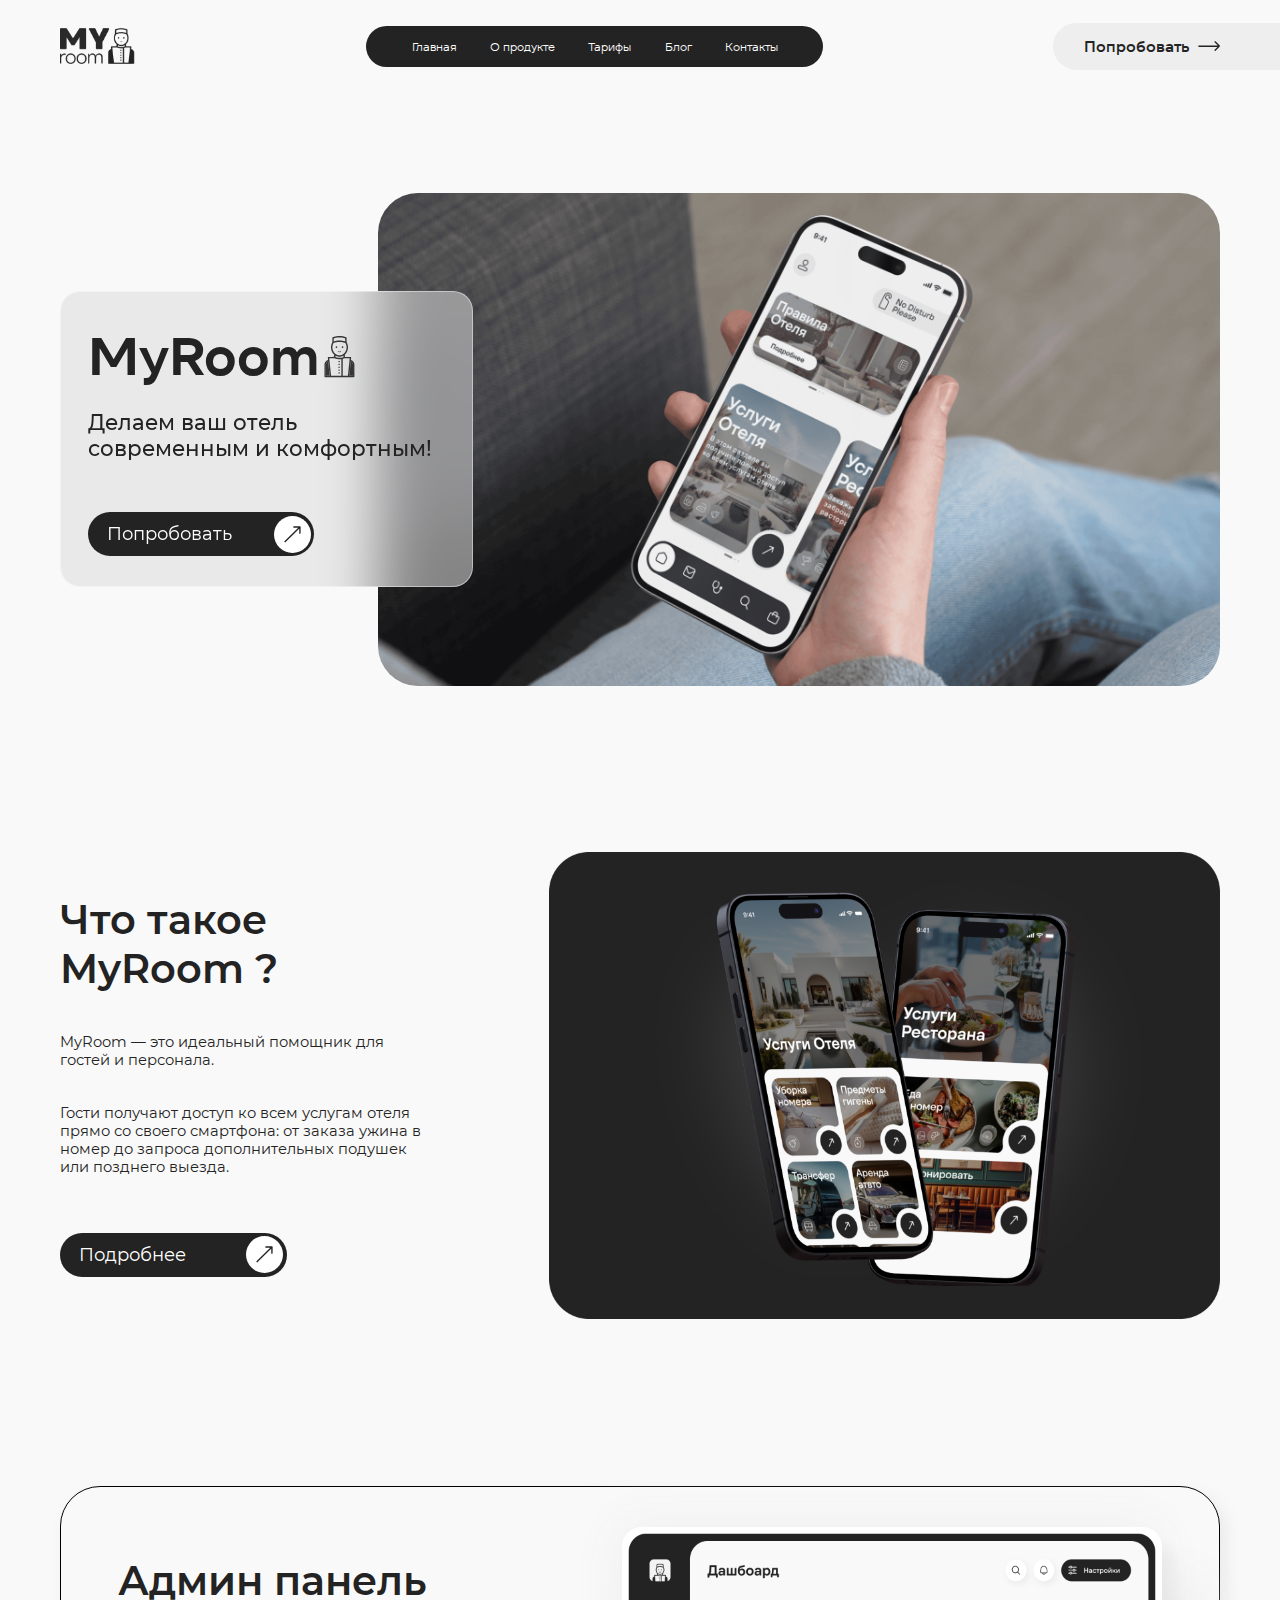
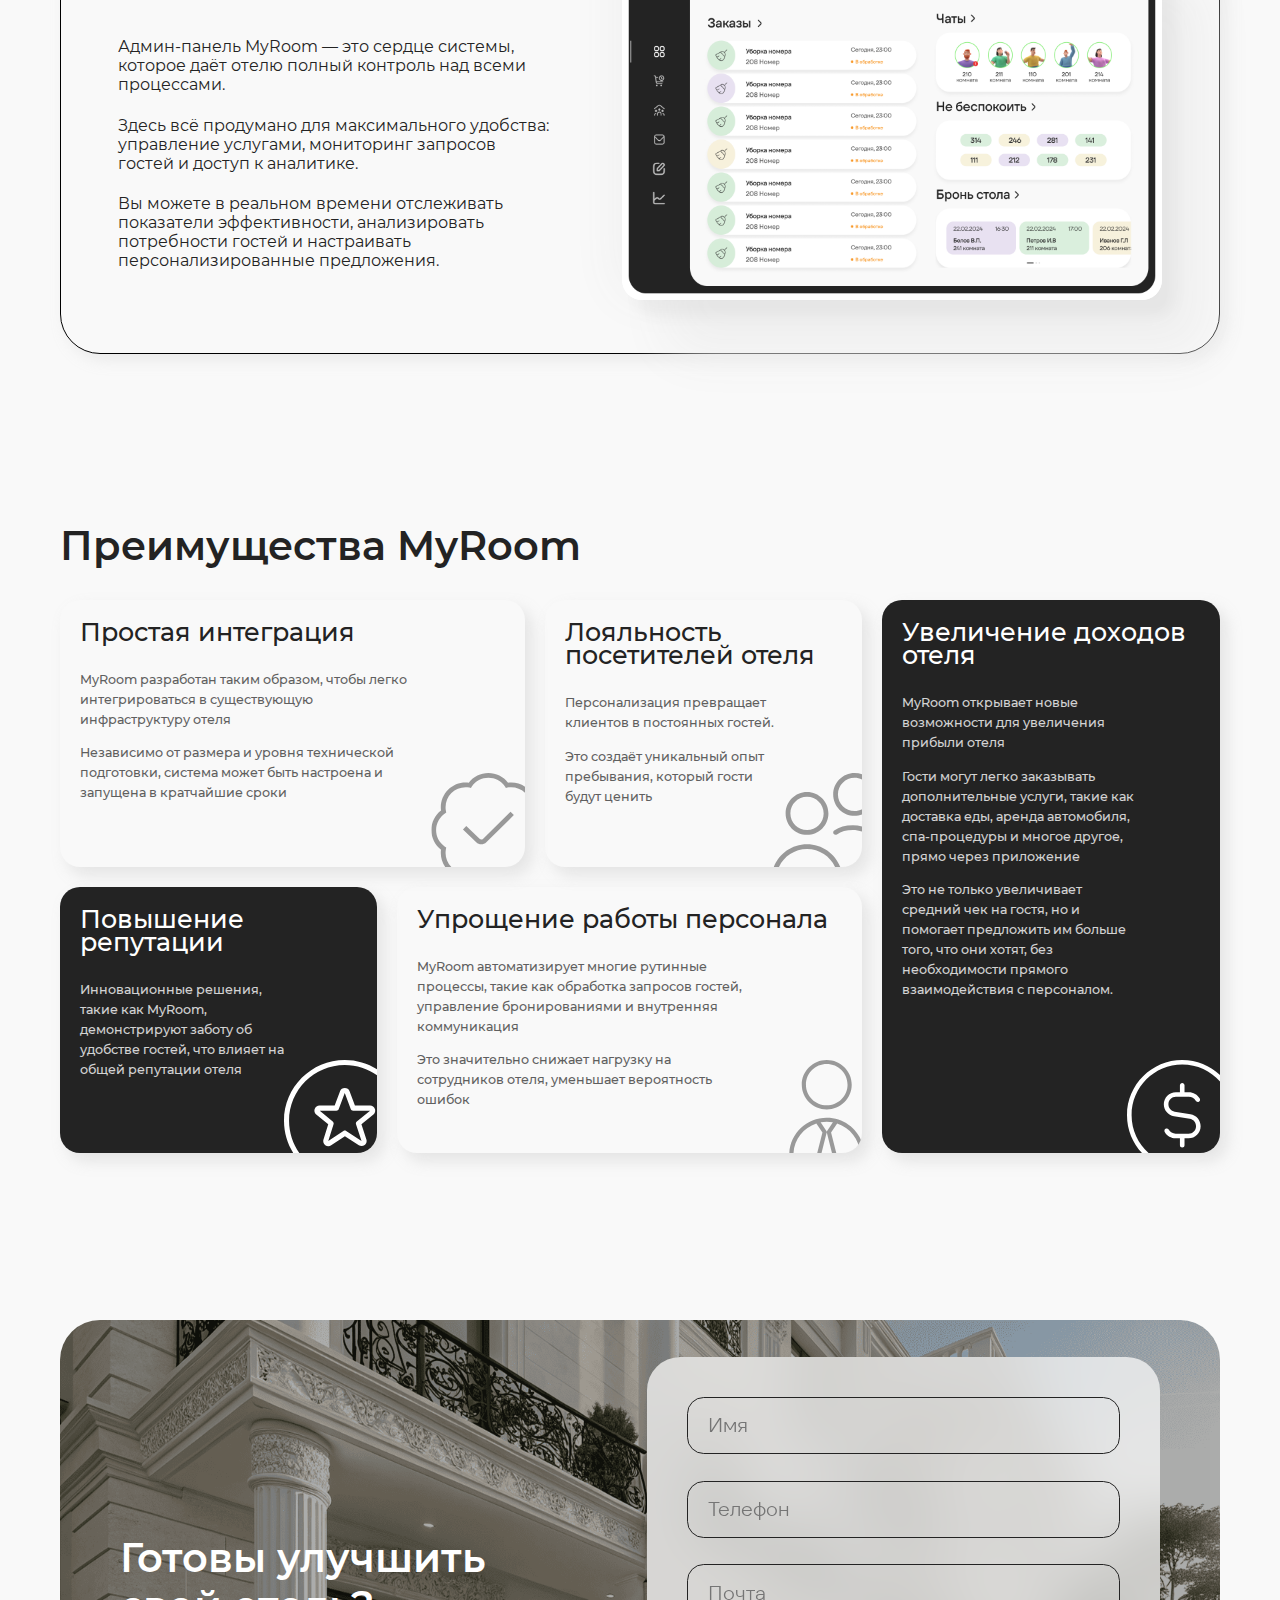
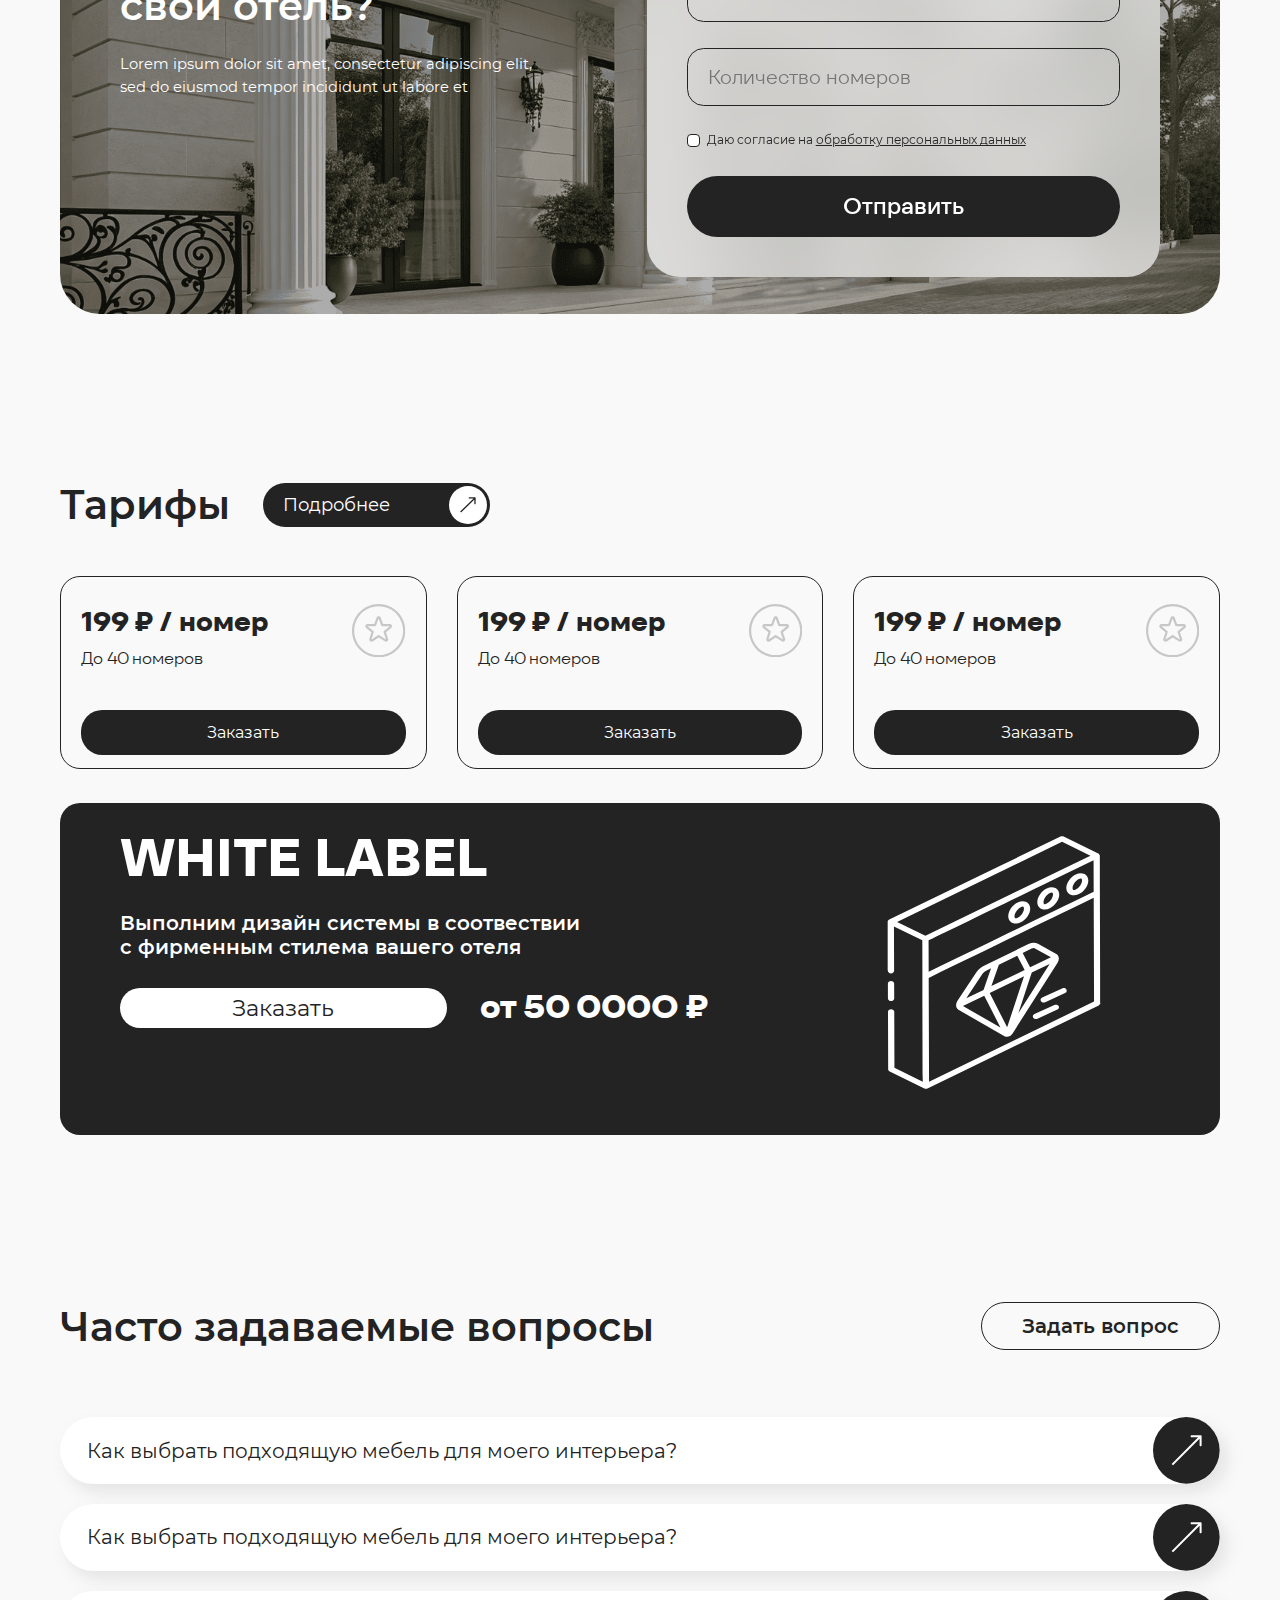
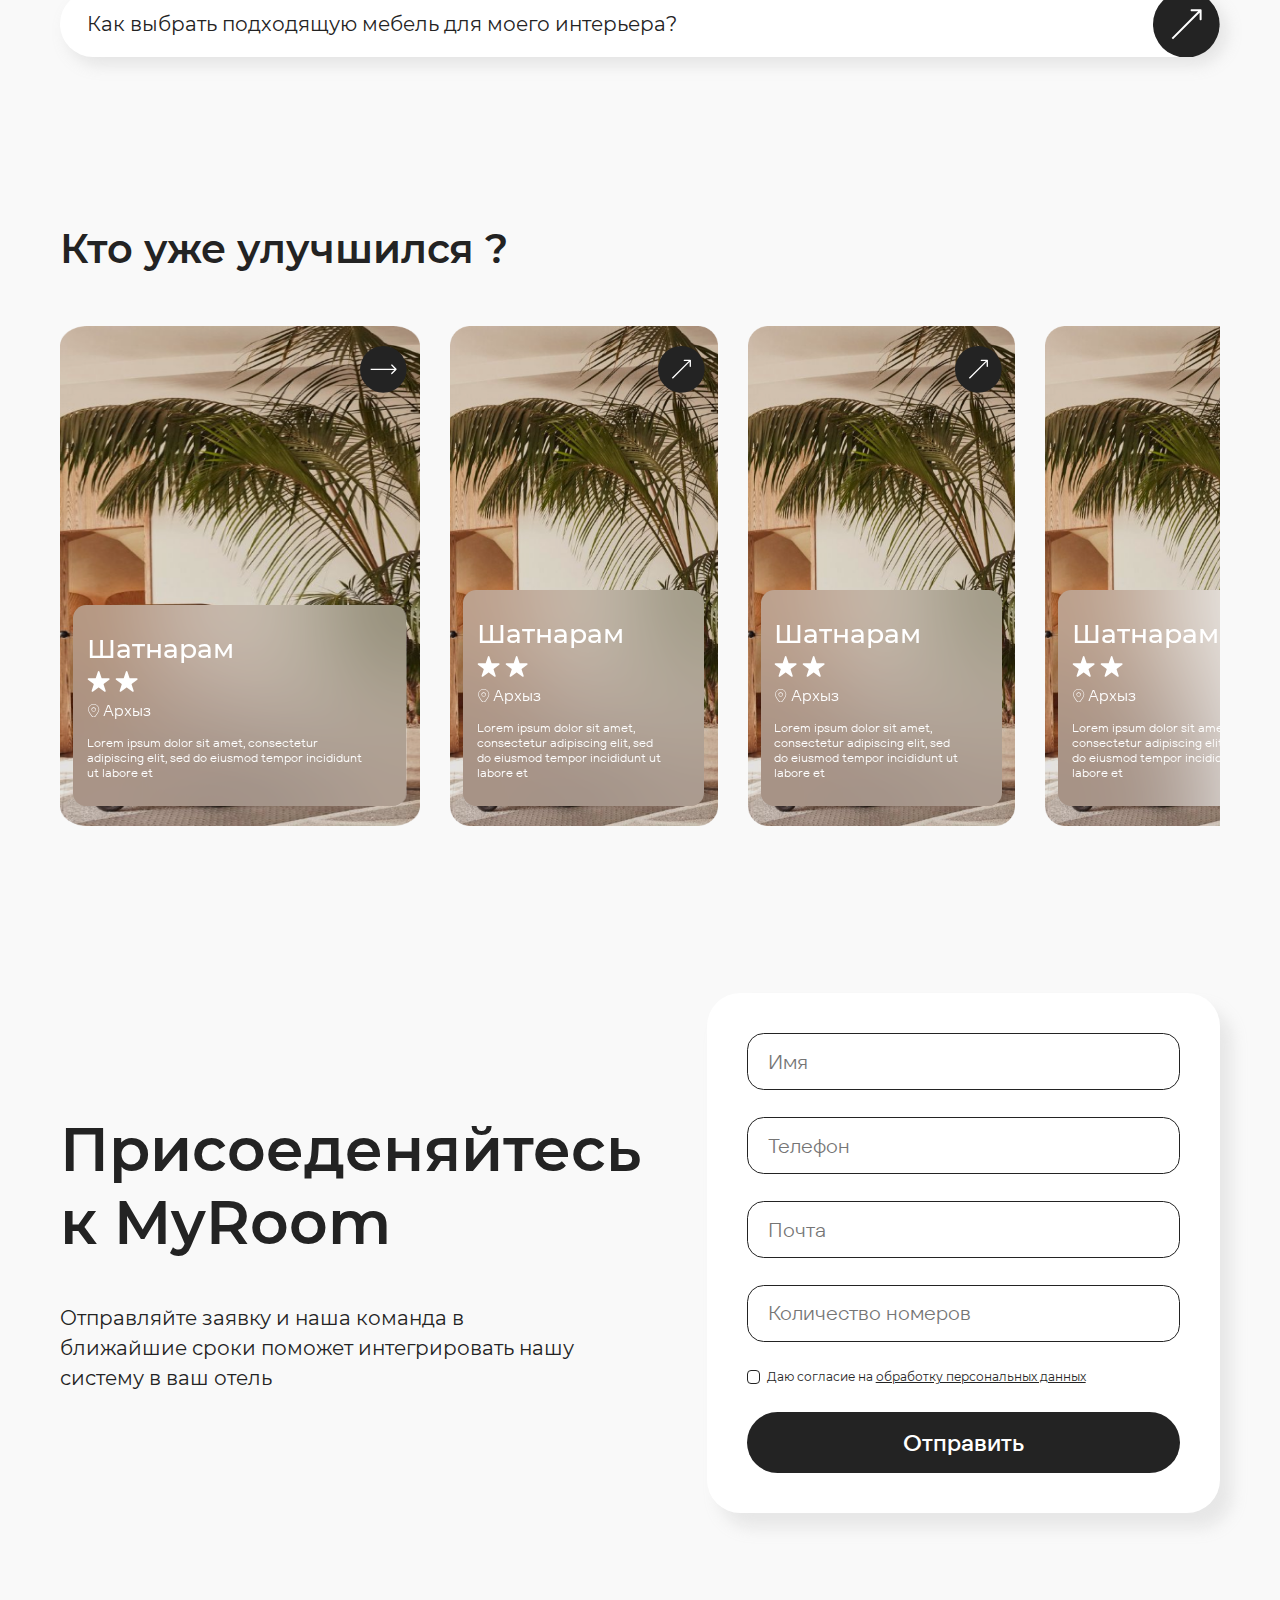
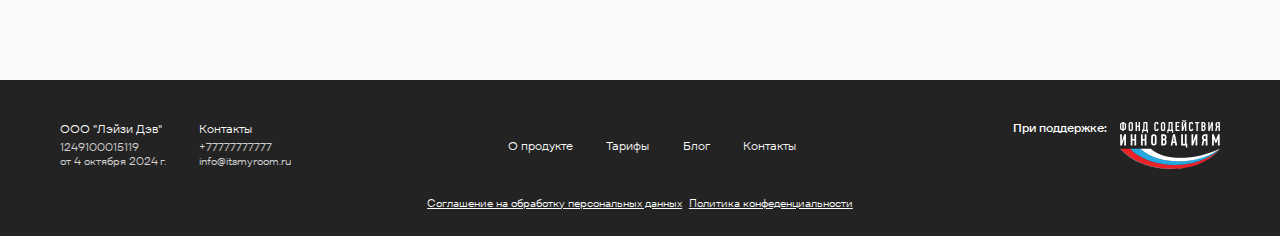
<file: index.html>
<!DOCTYPE html>
<html lang="en">
<head>
    <meta charset="UTF-8">
    <meta name="viewport" content="width=device-width, initial-scale=1.0">
    <link rel="preload" as="image" href="../images/main/offer.webp" type="image/webp">

    <link rel="stylesheet" href="css/swiper-bundle.min.css">
    <link rel="stylesheet" href="css/lenis.css">
    <link rel="stylesheet" href="css/style.css">
    <title>MyRoom</title>
</head>
<body>

    <header class="header">
        <div class="container">
            <div class="header__inner">
                <a href="/index.html">
                    <img src="../../images/logo.png" alt="MyRoom" class="logo">
                </a>
    
                <nav>
                    <ul>
                        <li><a href="/">Главная</a></li>
                        <li><a href="/about.html">О продукте</a></li>
                        <li><a href="/tariffs.html">Тарифы</a></li>
                        <li><a href="/blog.html">Блог</a></li>
                        <li><a href="/contacts.html">Контакты</a></li>
                    </ul>
                </nav>
    
                <button class="try-popup-btn" data-popup-type="Поп-ап. Шапка сайта">
                    <span>Попробовать</span>
                    <svg width="33" height="16" viewBox="0 0 33 16" fill="none" xmlns="http://www.w3.org/2000/svg">
                        <path d="M32.7125 8.28308C33.0988 7.88842 33.0929 7.25438 32.6993 6.86691L26.2855 0.552776C25.8919 0.165309 25.2597 0.171142 24.8734 0.565803C24.4871 0.960464 24.493 1.5945 24.8865 1.98197L30.5877 7.59453L24.9918 13.3113C24.6055 13.706 24.6114 14.34 25.0049 14.7275C25.3985 15.1149 26.0308 15.1091 26.4171 14.7145L32.7125 8.28308ZM0.631932 8.87234L32.0091 8.58289L31.9905 6.58012L0.613329 6.86957L0.631932 8.87234Z" fill="#232323"/>
                    </svg>    
                </button>
    
                <div class="burger__menu">
                    <span>Меню</span>
                </div>
            </div>
        </div>
    
        <div class="header__adaptive">
            <div class="header__adaptive-wrapper">
                <nav>
                    <ul>
                        <li><a href="/">Главная</a></li>
                        <li><a href="/about.html">О продукте</a></li>
                        <li><a href="/tariffs.html">Тарифы</a></li>
                        <li><a href="/blog.html">Блог</a></li>
                        <li><a href="/contacts.html">Контакты</a></li>
                    </ul>
                </nav>
                <button class="try-popup-btn" data-popup-type="Поп-ап. Шапка сайта">
                    <span>Попробовать</span>
                </button>
            </div>
        </div>
    </header>
    
    

    <main class="main">

        <section class="offer">
            <div class="container">
                <div class="offer__inner">

                    <div class="offer__card">
                        <div class="offer__card-header">
                            <h1>MyRoom</h1>
                            <img src="../images/bellboy.svg" alt="">
                        </div>
                        <p>Делаем ваш отель современным и комфортным!</p>

                        <div class="row_button try-popup-btn" data-popup-type="Поп-ап. Оффер">
                            <span>Попробовать</span>
                            <div class="row_button-wrapper">
                                <img src="../images/components/row_button.svg" alt=""> 
                            </div>
                        </div>

                    </div>

                    <img src="../images/main/offer.webp" alt="">

                </div>
            </div>
        </section>


        <section class="about">
            <div class="container">
                <div class="about__inner">

                    <div class="about__info">
                        <h2 class="section__header">Что такое MyRoom ?</h2>
                        <p>MyRoom — это идеальный помощник для гостей и персонала.</p>
                        <p>Гости получают доступ ко всем услугам отеля прямо со своего смартфона: от заказа ужина в номер до запроса дополнительных подушек или позднего выезда. </p>
                        <a href="/about" class="row_button">
                            <span>Подробнее</span>
                            <div class="row_button-wrapper">
                                <img src="../images/components/row_button.svg" alt=""> 
                            </div>
                        </a>
                    </div>

                    <img src="../images/main/about.png" alt="">
                </div>
            </div>
        </section>


        <section class="admin__panel">
            <div class="container">
                <div class="admin__panel-inner">
                    
                    <div class="admin__panel-info">
                        <h2 class="section__header">Админ панель</h2>
                        <p>Админ-панель MyRoom — это сердце системы, которое даёт отелю полный контроль над всеми процессами.</p>
                        <p>Здесь всё продумано для максимального удобства: управление услугами, мониторинг запросов гостей и доступ к аналитике. </p>
                        <p>Вы можете в реальном времени отслеживать показатели эффективности, анализировать потребности гостей и настраивать персонализированные предложения.</p>
                    </div>

                    <img src="../images/main/admin-panel.png" alt="">

                </div>
            </div>
        </section>

        
        <section class="advantages">
            <div class="container">
                <div class="advantages__inner">
                    <h2 class="section__header">Преимущества MyRoom</h2>

                    <div class="advantages__cards">

                        <div class="advantages__card">
                            <h3>Простая интеграция</h3>
                            <p>MyRoom разработан таким образом, чтобы легко интегрироваться в существующую инфраструктуру отеля</p>
                            <p>Независимо от размера и уровня технической подготовки, система может быть настроена и запущена в кратчайшие сроки</p>
                            <img src="../images/main/advantages/1.svg" alt="">
                        </div>

                        <div class="advantages__card">
                            <h3>Лояльность посетителей отеля</h3>
                            <p>Персонализация превращает клиентов в постоянных гостей.</p>
                            <p>Это создаёт уникальный опыт пребывания, который гости будут ценить</p>
                            <img src="../images/main/advantages/2.svg" alt="">
                        </div>

                        <div class="advantages__card black">
                            <h3>Увеличение доходов отеля</h3>
                            <p>MyRoom открывает новые возможности для увеличения прибыли отеля</p>
                            <p>Гости могут легко заказывать дополнительные услуги, такие как доставка еды, аренда автомобиля, спа-процедуры и многое другое, прямо через приложение</p>
                            <p>Это не только увеличивает средний чек на гостя, но и помогает предложить им больше того, что они хотят, без необходимости прямого взаимодействия с персоналом.</p>
                            <img src="../images/main/advantages/3.svg" alt="">
                        </div>

                        <div class="advantages__card black">
                            <h3>Повышение репутации</h3>
                            <p>Инновационные решения, такие как MyRoom, демонстрируют заботу об удобстве гостей, что влияет на общей репутации отеля</p>
                            <img src="../images/main/advantages/4.svg" alt="">
                        </div>

                        <div class="advantages__card">
                            <h3>Упрощение работы персонала</h3>
                            <p>MyRoom автоматизирует многие рутинные процессы, такие как обработка запросов гостей, управление бронированиями и внутренняя коммуникация</p>
                            <p>Это значительно снижает нагрузку на сотрудников отеля, уменьшает вероятность ошибок</p>
                            <img src="../images/main/advantages/5.svg" alt="">
                        </div>

                    </div>

                </div>
            </div>
        </section>


        <section class="feedback__form">

            <div class="container">

                <div class="feedback__form-inner">

                    <img src="../images/main/feedback-form-bg.png" alt="">

                    <div class="feedback__form-text">

                        <h2>Готовы улучшить свой отель?</h2>

                        <p>Lorem ipsum dolor sit amet, consectetur adipiscing elit, sed do eiusmod tempor incididunt ut labore et </p>

                    </div>

        

                    <form action="">

                        <input type="text" placeholder="Имя">

                        <input type="tel" placeholder="Телефон">

                        <input type="text" placeholder="Почта">

                        <input type="text" placeholder="Количество номеров">

                        <label class="form__policy">

                            <label class="check-label">

                                <span class="options__desc">

                                </span>

                                <input

                                    type="checkbox"

                                    name="checkbox"

                                />

                                <span

                                    class="fakecheck"

                                >

                                    <svg

                                        xmlns="http://www.w3.org/2000/svg"

                                        xmlns:xlink="http://www.w3.org/1999/xlink"

                                        viewBox="0 0 24 24"

                                        width="18px"

                                        height="18px"

                                        id="checkmark"

                                    >

                                        <polyline

                                            fill="none"

                                            stroke="#fff"

                                            stroke-width="3"

                                            stroke-linecap="round"

                                            stroke-linejoin="round"

                                            stroke-miterlimit="10"

                                            points=" 5,12 9,16 18,8"

                                        />

                                    </svg>

                                </span>

                            </label>

                            <p>Даю согласие на <a href="">обработку персональных данных</a></p>

                        </label>

                        <button>Отправить</button>

                    </form>

                </div>

            </div>

        </section>
        


        <section class="tariffs">
            <div class="container">
                <div class="tariffs__inner">

                    <div class="section__header-row">
                        <h2 class="section__header">Тарифы</h2>
                        <a href="/tariffs" class="row_button">
                            <span>Подробнее</span>
                            <div class="row_button-wrapper">
                                <img src="../images/components/row_button.svg" alt=""> 
                            </div>
                        </a>
                    </div>


                    <ul class="tariffs__cards">
                        <li>
                            <article class="tariffs__card">
                                <div class="tariffs__card-row">
                                    <div class="tariffs__card-col">
                                        <span>199 ₽ / номер</span>
                                        <span>До 40 номеров</span>
                                    </div>
                                    <svg width="80" height="80" viewBox="0 0 80 80" fill="none" xmlns="http://www.w3.org/2000/svg">
                                        <g opacity="0.2" clip-path="url(#clip0_1865_4306)">
                                        <path d="M40 80C17.9333 80 0 62.0667 0 40C0 17.9333 17.9333 0 40 0C62.0667 0 80 17.9333 80 40C80 62.0667 62.0667 80 40 80ZM40 3.33333C19.7667 3.33333 3.33333 19.7667 3.33333 40C3.33333 60.2333 19.7667 76.6667 40 76.6667C60.2333 76.6667 76.6667 60.2333 76.6667 40C76.6667 19.7667 60.2333 3.33333 40 3.33333ZM29.1333 56.6667C28.4333 56.6667 27.7333 56.4333 27.1333 56C26 55.1667 25.5333 53.6667 25.9667 52.3333L29.1 42.3L21.2 35.8667C20.1 34.9333 19.7333 33.4667 20.2 32.1667C20.6667 30.8667 21.9333 30 23.3333 30H33.3333L36.8667 20.5C37.3333 19.2333 38.5667 18.4333 40 18.4333C41.4333 18.4333 42.6667 19.2333 43.1333 20.5L46.6667 30H56.6667C58.0667 30 59.3333 30.8667 59.8 32.2C60.2667 33.5 59.9 35 58.8333 35.8667L50.9333 42.3L54.2 52.2333C54.6333 53.5667 54.2 55.0667 53.0667 55.9C51.9333 56.7667 50.4 56.8333 49.2333 56.0667L40.0667 50.1L31.0333 56.1333C30.4667 56.5 29.8 56.7 29.1667 56.7L29.1333 56.6667ZM23.3333 33.3L32.0667 40.4C32.6 40.8333 32.8 41.5333 32.6 42.2L29.1333 53.3333L39.0667 46.7C39.6333 46.3333 40.3333 46.3333 40.9 46.7L51 53.2667L47.3667 42.2333C47.1333 41.5667 47.3667 40.8667 47.9 40.4333L56.6333 33.3333H45.4667C44.7667 33.3333 44.1333 32.9 43.9 32.2333L39.9667 21.6333L36.0333 32.2333C35.8 32.9 35.1667 33.3333 34.4667 33.3333H23.3L23.3333 33.3Z" fill="black"/>
                                        </g>
                                        <defs>
                                        <clipPath id="clip0_1865_4306">
                                        <rect width="80" height="80" fill="white"/>
                                        </clipPath>
                                        </defs>
                                    </svg>     
                                </div>
                                <button>Заказать</button>
                            </article>
                        </li>

                        <li>
                            <article class="tariffs__card">
                                <div class="tariffs__card-row">
                                    <div class="tariffs__card-col">
                                        <span>199 ₽ / номер</span>
                                        <span>До 40 номеров</span>
                                    </div>
                                    <svg width="80" height="80" viewBox="0 0 80 80" fill="none" xmlns="http://www.w3.org/2000/svg">
                                        <g opacity="0.2" clip-path="url(#clip0_1865_4306)">
                                        <path d="M40 80C17.9333 80 0 62.0667 0 40C0 17.9333 17.9333 0 40 0C62.0667 0 80 17.9333 80 40C80 62.0667 62.0667 80 40 80ZM40 3.33333C19.7667 3.33333 3.33333 19.7667 3.33333 40C3.33333 60.2333 19.7667 76.6667 40 76.6667C60.2333 76.6667 76.6667 60.2333 76.6667 40C76.6667 19.7667 60.2333 3.33333 40 3.33333ZM29.1333 56.6667C28.4333 56.6667 27.7333 56.4333 27.1333 56C26 55.1667 25.5333 53.6667 25.9667 52.3333L29.1 42.3L21.2 35.8667C20.1 34.9333 19.7333 33.4667 20.2 32.1667C20.6667 30.8667 21.9333 30 23.3333 30H33.3333L36.8667 20.5C37.3333 19.2333 38.5667 18.4333 40 18.4333C41.4333 18.4333 42.6667 19.2333 43.1333 20.5L46.6667 30H56.6667C58.0667 30 59.3333 30.8667 59.8 32.2C60.2667 33.5 59.9 35 58.8333 35.8667L50.9333 42.3L54.2 52.2333C54.6333 53.5667 54.2 55.0667 53.0667 55.9C51.9333 56.7667 50.4 56.8333 49.2333 56.0667L40.0667 50.1L31.0333 56.1333C30.4667 56.5 29.8 56.7 29.1667 56.7L29.1333 56.6667ZM23.3333 33.3L32.0667 40.4C32.6 40.8333 32.8 41.5333 32.6 42.2L29.1333 53.3333L39.0667 46.7C39.6333 46.3333 40.3333 46.3333 40.9 46.7L51 53.2667L47.3667 42.2333C47.1333 41.5667 47.3667 40.8667 47.9 40.4333L56.6333 33.3333H45.4667C44.7667 33.3333 44.1333 32.9 43.9 32.2333L39.9667 21.6333L36.0333 32.2333C35.8 32.9 35.1667 33.3333 34.4667 33.3333H23.3L23.3333 33.3Z" fill="black"/>
                                        </g>
                                        <defs>
                                        <clipPath id="clip0_1865_4306">
                                        <rect width="80" height="80" fill="white"/>
                                        </clipPath>
                                        </defs>
                                    </svg>   
                                </div>
                                <button>Заказать</button>
                            </article>
                        </li>

                        <li>
                            <article class="tariffs__card">
                                <div class="tariffs__card-row">
                                    <div class="tariffs__card-col">
                                        <span>199 ₽ / номер</span>
                                        <span>До 40 номеров</span>
                                    </div>
                                    <svg width="80" height="80" viewBox="0 0 80 80" fill="none" xmlns="http://www.w3.org/2000/svg">
                                        <g opacity="0.2" clip-path="url(#clip0_1865_4306)">
                                        <path d="M40 80C17.9333 80 0 62.0667 0 40C0 17.9333 17.9333 0 40 0C62.0667 0 80 17.9333 80 40C80 62.0667 62.0667 80 40 80ZM40 3.33333C19.7667 3.33333 3.33333 19.7667 3.33333 40C3.33333 60.2333 19.7667 76.6667 40 76.6667C60.2333 76.6667 76.6667 60.2333 76.6667 40C76.6667 19.7667 60.2333 3.33333 40 3.33333ZM29.1333 56.6667C28.4333 56.6667 27.7333 56.4333 27.1333 56C26 55.1667 25.5333 53.6667 25.9667 52.3333L29.1 42.3L21.2 35.8667C20.1 34.9333 19.7333 33.4667 20.2 32.1667C20.6667 30.8667 21.9333 30 23.3333 30H33.3333L36.8667 20.5C37.3333 19.2333 38.5667 18.4333 40 18.4333C41.4333 18.4333 42.6667 19.2333 43.1333 20.5L46.6667 30H56.6667C58.0667 30 59.3333 30.8667 59.8 32.2C60.2667 33.5 59.9 35 58.8333 35.8667L50.9333 42.3L54.2 52.2333C54.6333 53.5667 54.2 55.0667 53.0667 55.9C51.9333 56.7667 50.4 56.8333 49.2333 56.0667L40.0667 50.1L31.0333 56.1333C30.4667 56.5 29.8 56.7 29.1667 56.7L29.1333 56.6667ZM23.3333 33.3L32.0667 40.4C32.6 40.8333 32.8 41.5333 32.6 42.2L29.1333 53.3333L39.0667 46.7C39.6333 46.3333 40.3333 46.3333 40.9 46.7L51 53.2667L47.3667 42.2333C47.1333 41.5667 47.3667 40.8667 47.9 40.4333L56.6333 33.3333H45.4667C44.7667 33.3333 44.1333 32.9 43.9 32.2333L39.9667 21.6333L36.0333 32.2333C35.8 32.9 35.1667 33.3333 34.4667 33.3333H23.3L23.3333 33.3Z" fill="black"/>
                                        </g>
                                        <defs>
                                        <clipPath id="clip0_1865_4306">
                                        <rect width="80" height="80" fill="white"/>
                                        </clipPath>
                                        </defs>
                                    </svg>                                        
                                </div>
                                <button>Заказать</button>
                            </article>
                        </li>
                    </ul>

                    <div class="tariffs__white-label">
                        <div class="col">
                            <h3>White label</h3>
                            <p>Выполним дизайн системы в соотвествии с фирменным стилема вашего отеля</p>
                            <div class="row">
                                <button>Заказать</button>
                                <span>от 50 000О ₽</span>
                            </div>
                        </div>
                        <svg width="332" height="279" viewBox="0 0 332 279" fill="none" xmlns="http://www.w3.org/2000/svg">
                            <path d="M63.0678 178.081H63.0769C64.8051 178.076 66.2059 176.896 66.1998 175.441L66.1509 160.746C66.1448 159.297 64.7439 158.122 63.0188 158.122H63.0096C61.2815 158.127 59.8806 159.307 59.8867 160.762L59.9357 175.457C59.9418 176.906 61.3427 178.081 63.0678 178.081Z" fill="white"/>
                            <path d="M96.3625 265.483C96.3659 265.485 96.367 265.488 96.3705 265.49C97.3231 265.951 98.5192 265.962 99.4995 265.487L270.754 182.397C271.727 181.924 272.323 181.053 272.32 180.109C272.31 177.168 271.865 45.57 271.822 32.6951C271.819 31.9359 270.881 30.7283 270.265 30.428L270.258 30.4245C270.256 30.4235 270.255 30.4213 270.253 30.4203C270.251 30.4193 270.248 30.4197 270.246 30.4187L235.641 13.5174C234.665 13.0393 233.469 13.0445 232.5 13.5123L61.2447 96.6026C60.2656 97.079 59.6816 97.9556 59.6787 98.88C59.6787 98.8819 59.6802 98.8832 59.6802 98.8851C59.6802 99.4132 59.8157 148.29 59.8378 147.764C59.8439 149.213 61.2447 150.388 62.9698 150.388C62.9729 150.388 62.976 150.388 62.979 150.388C64.7072 150.383 66.108 149.203 66.1019 147.748L65.9582 103.463L94.3078 117.307C94.8674 282.512 93.8473 -19.4442 94.7861 258.627L66.4322 244.78L66.261 188.833C66.2579 187.384 64.854 186.209 63.1289 186.209C63.1258 186.209 63.1228 186.209 63.1197 186.209C61.3916 186.211 59.9938 187.394 59.9968 188.849L60.1742 246.304C60.1773 247.24 60.7707 248.104 61.7341 248.572L96.3625 265.483C96.3636 265.484 96.3613 265.482 96.3625 265.483ZM266.05 178.601L101.05 258.655L100.702 154.905C162.521 124.911 204.12 104.728 265.701 74.8494L266.05 178.601ZM265.68 68.7801C203.861 98.7738 162.262 118.957 100.68 148.835L100.573 117.308C138.749 98.7858 227.072 55.9345 265.573 37.255L265.68 68.7801ZM69.0596 98.8903L234.059 18.833L262.44 32.6951L97.4391 112.749L69.0596 98.8903Z" fill="white"/>
                            <path d="M209.293 79.1603C209.319 85.3356 215.466 88.2864 221.879 85.1776C227.153 82.62 231.27 76.6259 231.251 71.5288C231.225 65.2968 225.076 62.3908 218.698 65.4961C213.407 68.0614 209.275 74.0632 209.293 79.1603ZM221.831 70.056C224.187 68.9171 224.982 69.5548 224.987 71.5442C224.999 74.7598 222.084 79.0009 218.747 80.6177C216.644 81.6286 215.563 81.3488 215.557 79.1449C215.545 75.9293 218.475 71.6805 221.831 70.056Z" fill="white"/>
                            <path d="M189.648 79.5838C184.359 82.149 180.227 88.1509 180.242 93.248C180.268 99.4553 186.447 102.36 192.832 99.2652C198.105 96.7077 202.219 90.711 202.2 85.6191C202.181 79.4214 196.071 76.4648 189.648 79.5838ZM189.7 94.7054C187.574 95.7263 186.512 95.4159 186.506 93.2325C186.497 90.017 189.427 85.7681 192.78 84.1437C195.202 82.9651 195.931 83.7232 195.936 85.6319C195.948 88.8475 193.034 93.0886 189.7 94.7054Z" fill="white"/>
                            <path d="M250.897 71.0919C256.185 68.5267 260.318 62.5248 260.302 57.4278C260.277 51.2395 254.151 48.2944 247.713 51.4105C242.421 53.9783 238.292 59.9802 238.311 65.0747C238.336 71.25 244.483 74.2008 250.897 71.0919ZM250.845 55.9704C252.993 54.9275 254.033 55.2519 254.038 57.4432C254.047 60.6587 251.117 64.9076 247.765 66.5321C245.677 67.5398 244.581 67.2764 244.575 65.0592C244.563 61.8437 247.493 57.5948 250.845 55.9704Z" fill="white"/>
                            <path d="M226.379 181.96L206.452 191.098C204.932 191.795 204.372 193.393 205.201 194.668C206.038 195.959 207.954 196.409 209.449 195.72L229.376 186.582C230.897 185.885 231.456 184.287 230.627 183.012C229.799 181.732 227.89 181.264 226.379 181.96Z" fill="white"/>
                            <path d="M200.472 121.062L155.51 142.877C152.717 144.231 150.13 146.547 148.227 149.403L129.517 177.654C127.678 180.463 127.301 184.831 130.435 186.643L176.511 213.172C179.344 214.736 182.978 212.969 184.61 210.416L229.41 139.888C231.665 136.325 231.233 132.68 228.322 130.999L209.963 120.772C207.367 119.288 203.904 119.391 200.472 121.062ZM170.861 141.646L189.253 132.721L196.67 146.954L163.385 163.095L170.861 141.646ZM153.696 151.968C155.033 149.963 156.834 148.311 158.642 147.437L163.063 145.292L155.529 166.905L138.258 175.28L153.696 151.968ZM134.941 182.967L156.238 172.639L172.439 204.464L134.941 182.967ZM179.169 204.314L161.704 169.989L196.027 153.344L179.169 204.314ZM190.324 190.246L203.772 149.589L221.659 140.914L190.324 190.246ZM202.129 144.307L194.655 129.964L203.604 125.622C204.51 125.182 205.265 125.005 205.807 125.005C206.094 125.005 206.321 125.054 206.473 125.141L222.934 134.218L202.129 144.307Z" fill="white"/>
                            <path d="M212.946 178.13C213.779 179.41 215.685 179.871 217.197 179.179L237.125 170.039C238.642 169.342 239.202 167.743 238.373 166.466C237.541 165.191 235.638 164.718 234.121 165.417L214.194 174.557C212.677 175.254 212.117 176.853 212.946 178.13Z" fill="white"/>
                        </svg>    
                    </div>
                </div>
            </div>
        </section>

        
        <section class="faq">
            <div class="container">
                <div class="faq__inner">
                    <div class="section__header-row">
                        <h2 class="section__header">Часто задаваемые вопросы </h2>
                        <button class="question-popup-btn">Задать вопрос</button>
                    </div>

                    <ul class="faq__list">
                        <li class="faq__item">
                            <div class="faq__item-question">
                                <p>Как выбрать подходящую мебель для моего интерьера?</p>
                                <svg width="100" height="100" viewBox="0 0 100 100" fill="none" xmlns="http://www.w3.org/2000/svg">
                                    <circle cx="50" cy="50" r="50" fill="#232323"/>
                                    <path d="M72.9264 28.9994C72.9264 28.171 72.2548 27.4994 71.4264 27.4994L57.9264 27.4994C57.098 27.4994 56.4264 28.1709 56.4264 28.9994C56.4264 29.8278 57.098 30.4994 57.9264 30.4994L69.9264 30.4994L69.9264 42.4994C69.9264 43.3278 70.598 43.9994 71.4264 43.9994C72.2548 43.9994 72.9264 43.3278 72.9264 42.4994L72.9264 28.9994ZM30.0607 72.4864L72.4871 30.06L70.3657 27.9387L27.9393 70.3651L30.0607 72.4864Z" fill="white"/>
                                </svg>      
                            </div>
                            <div class="faq__item-answer">
                                <hr>
                                <p>Мы рекомендуем обратить внимание на стиль, размеры и цвет мебели, а также учитывать общую концепцию вашего интерьера. Вы можете воспользоваться нашими фильтрами по категориям для более удобного поиска.</p>
                            </div>
                        </li>

                        <li class="faq__item">
                            <div class="faq__item-question">
                                <p>Как выбрать подходящую мебель для моего интерьера?</p>
                                <svg width="100" height="100" viewBox="0 0 100 100" fill="none" xmlns="http://www.w3.org/2000/svg">
                                    <circle cx="50" cy="50" r="50" fill="#232323"/>
                                    <path d="M72.9264 28.9994C72.9264 28.171 72.2548 27.4994 71.4264 27.4994L57.9264 27.4994C57.098 27.4994 56.4264 28.1709 56.4264 28.9994C56.4264 29.8278 57.098 30.4994 57.9264 30.4994L69.9264 30.4994L69.9264 42.4994C69.9264 43.3278 70.598 43.9994 71.4264 43.9994C72.2548 43.9994 72.9264 43.3278 72.9264 42.4994L72.9264 28.9994ZM30.0607 72.4864L72.4871 30.06L70.3657 27.9387L27.9393 70.3651L30.0607 72.4864Z" fill="white"/>
                                </svg>      
                            </div>
                            <div class="faq__item-answer">
                                <hr>
                                <p>Мы рекомендуем обратить внимание на стиль, размеры и цвет мебели, а также учитывать общую концепцию вашего интерьера. Вы можете воспользоваться нашими фильтрами по категориям для более удобного поиска.</p>
                            </div>
                        </li>

                        <li class="faq__item">
                            <div class="faq__item-question">
                                <p>Как выбрать подходящую мебель для моего интерьера?</p>
                                <svg width="100" height="100" viewBox="0 0 100 100" fill="none" xmlns="http://www.w3.org/2000/svg">
                                    <circle cx="50" cy="50" r="50" fill="#232323"/>
                                    <path d="M72.9264 28.9994C72.9264 28.171 72.2548 27.4994 71.4264 27.4994L57.9264 27.4994C57.098 27.4994 56.4264 28.1709 56.4264 28.9994C56.4264 29.8278 57.098 30.4994 57.9264 30.4994L69.9264 30.4994L69.9264 42.4994C69.9264 43.3278 70.598 43.9994 71.4264 43.9994C72.2548 43.9994 72.9264 43.3278 72.9264 42.4994L72.9264 28.9994ZM30.0607 72.4864L72.4871 30.06L70.3657 27.9387L27.9393 70.3651L30.0607 72.4864Z" fill="white"/>
                                </svg>      
                            </div>
                            <div class="faq__item-answer">
                                <hr>
                                <p>Мы рекомендуем обратить внимание на стиль, размеры и цвет мебели, а также учитывать общую концепцию вашего интерьера. Вы можете воспользоваться нашими фильтрами по категориям для более удобного поиска.</p>
                            </div>
                        </li>
                    </ul>
                </div>
            </div>
        </section>


        <section class="clients">
            <div class="container">
                <div class="clients__inner">
                    <h2 class="section__header">Кто уже улучшился ?</h2>

                    <div class="swiper clientSwiper">
                        <div class="swiper-wrapper">

                            <div class="clients__item swiper-slide open">
                                <svg class="rotate" width="99" height="100" viewBox="0 0 99 100" fill="none" xmlns="http://www.w3.org/2000/svg">
                                    <circle cx="49.4975" cy="50" r="35" transform="rotate(-45 49.4975 50)" fill="#232323"/>
                                    <path d="M63.9326 36.5655C63.9326 36.0132 63.4848 35.5655 62.9326 35.5655L53.9326 35.5655C53.3803 35.5655 52.9326 36.0132 52.9326 36.5655C52.9326 37.1178 53.3803 37.5655 53.9326 37.5655L61.9326 37.5655L61.9326 45.5655C61.9326 46.1178 62.3803 46.5655 62.9326 46.5655C63.4848 46.5655 63.9326 46.1178 63.9326 45.5655L63.9326 36.5655ZM36.7696 64.1427L63.6397 37.2726L62.2255 35.8584L35.3554 62.7284L36.7696 64.1427Z" fill="white"/>
                                </svg>
                                    
                                <img src="../images/main/client.png" alt="">

                                <div class="clients__item-info">
                                    <h3>Шатнарам</h3>
                                    <div class="clients__item-stars">
                                        <svg width="31" height="29" viewBox="0 0 31 29" fill="none" xmlns="http://www.w3.org/2000/svg">
                                            <path d="M14.5489 0.927048C14.8483 0.0057373 16.1517 0.00573993 16.4511 0.927051L19.2045 9.40122C19.3384 9.81324 19.7223 10.0922 20.1555 10.0922L29.0658 10.0922C30.0345 10.0922 30.4373 11.3318 29.6536 11.9012L22.445 17.1385C22.0945 17.3932 21.9479 17.8446 22.0818 18.2566L24.8352 26.7308C25.1345 27.6521 24.0801 28.4182 23.2963 27.8488L16.0878 22.6115C15.7373 22.3568 15.2627 22.3568 14.9122 22.6115L7.70365 27.8488C6.91994 28.4182 5.86546 27.6521 6.16481 26.7307L8.91824 18.2566C9.05211 17.8446 8.90545 17.3932 8.55497 17.1385L1.34641 11.9012C0.562692 11.3318 0.96547 10.0922 1.93419 10.0922L10.8445 10.0922C11.2777 10.0922 11.6616 9.81324 11.7955 9.40122L14.5489 0.927048Z" fill="white" />
                                          </svg>
                                          <svg width="31" height="29" viewBox="0 0 31 29" fill="none" xmlns="http://www.w3.org/2000/svg">
                                            <path d="M14.5489 0.927048C14.8483 0.0057373 16.1517 0.00573993 16.4511 0.927051L19.2045 9.40122C19.3384 9.81324 19.7223 10.0922 20.1555 10.0922L29.0658 10.0922C30.0345 10.0922 30.4373 11.3318 29.6536 11.9012L22.445 17.1385C22.0945 17.3932 21.9479 17.8446 22.0818 18.2566L24.8352 26.7308C25.1345 27.6521 24.0801 28.4182 23.2963 27.8488L16.0878 22.6115C15.7373 22.3568 15.2627 22.3568 14.9122 22.6115L7.70365 27.8488C6.91994 28.4182 5.86546 27.6521 6.16481 26.7307L8.91824 18.2566C9.05211 17.8446 8.90545 17.3932 8.55497 17.1385L1.34641 11.9012C0.562692 11.3318 0.96547 10.0922 1.93419 10.0922L10.8445 10.0922C11.2777 10.0922 11.6616 9.81324 11.7955 9.40122L14.5489 0.927048Z" fill="white" />
                                          </svg>
                                    </div>
                                    <div class="clients__item-city">
                                        <svg width="20" height="20" viewBox="0 0 20 20" fill="none" xmlns="http://www.w3.org/2000/svg">
                                            <path d="M10.0003 20C8.98616 20 7.90616 19.4633 7.18116 18.6008C3.62532 14.3708 1.66699 10.7242 1.66699 8.33333C1.66699 3.73833 5.40533 0 10.0003 0C14.5953 0 18.3337 3.73833 18.3337 8.33333C18.3337 10.7242 16.3753 14.3708 12.8195 18.6008C12.0953 19.4633 11.0145 20 10.0003 20ZM10.0003 0.833333C5.86533 0.833333 2.50033 4.19833 2.50033 8.33333C2.50033 10.4958 4.43949 14.0433 7.81949 18.065C8.38116 18.7342 9.23783 19.1658 10.0003 19.1658C10.7628 19.1658 11.6187 18.7333 12.1812 18.065C15.562 14.0433 17.5003 10.4958 17.5003 8.33333C17.5003 4.1975 14.1362 0.833333 10.0003 0.833333Z" fill="white"/>
                                            <path d="M10.0003 11.6667C8.16199 11.6667 6.66699 10.1717 6.66699 8.33333C6.66699 6.495 8.16199 5 10.0003 5C11.8387 5 13.3337 6.495 13.3337 8.33333C13.3337 10.1717 11.8387 11.6667 10.0003 11.6667ZM10.0003 5.83333C8.62199 5.83333 7.50033 6.955 7.50033 8.33333C7.50033 9.71167 8.62199 10.8333 10.0003 10.8333C11.3787 10.8333 12.5003 9.71167 12.5003 8.33333C12.5003 6.955 11.3787 5.83333 10.0003 5.83333Z" fill="white"/>
                                        </svg>
                                        <span>Архыз</span>    
                                    </div>
                                    <p>Lorem ipsum dolor sit amet, consectetur adipiscing elit, sed do eiusmod tempor incididunt ut labore et </p>
                                </div>
                            </div>

                            <div class="clients__item swiper-slide">
                                <svg width="99" height="100" viewBox="0 0 99 100" fill="none" xmlns="http://www.w3.org/2000/svg">
                                    <circle cx="49.4975" cy="50" r="35" transform="rotate(-45 49.4975 50)" fill="#232323"/>
                                    <path d="M63.9326 36.5655C63.9326 36.0132 63.4848 35.5655 62.9326 35.5655L53.9326 35.5655C53.3803 35.5655 52.9326 36.0132 52.9326 36.5655C52.9326 37.1178 53.3803 37.5655 53.9326 37.5655L61.9326 37.5655L61.9326 45.5655C61.9326 46.1178 62.3803 46.5655 62.9326 46.5655C63.4848 46.5655 63.9326 46.1178 63.9326 45.5655L63.9326 36.5655ZM36.7696 64.1427L63.6397 37.2726L62.2255 35.8584L35.3554 62.7284L36.7696 64.1427Z" fill="white"/>
                                </svg>
                                    
                                <img src="../images/main/client.png" alt="">

                                <div class="clients__item-info">
                                    <h3>Шатнарам</h3>
                                    <div class="clients__item-stars">
                                        <svg width="31" height="29" viewBox="0 0 31 29" fill="none" xmlns="http://www.w3.org/2000/svg">
                                            <path d="M14.5489 0.927048C14.8483 0.0057373 16.1517 0.00573993 16.4511 0.927051L19.2045 9.40122C19.3384 9.81324 19.7223 10.0922 20.1555 10.0922L29.0658 10.0922C30.0345 10.0922 30.4373 11.3318 29.6536 11.9012L22.445 17.1385C22.0945 17.3932 21.9479 17.8446 22.0818 18.2566L24.8352 26.7308C25.1345 27.6521 24.0801 28.4182 23.2963 27.8488L16.0878 22.6115C15.7373 22.3568 15.2627 22.3568 14.9122 22.6115L7.70365 27.8488C6.91994 28.4182 5.86546 27.6521 6.16481 26.7307L8.91824 18.2566C9.05211 17.8446 8.90545 17.3932 8.55497 17.1385L1.34641 11.9012C0.562692 11.3318 0.96547 10.0922 1.93419 10.0922L10.8445 10.0922C11.2777 10.0922 11.6616 9.81324 11.7955 9.40122L14.5489 0.927048Z" fill="white" />
                                          </svg>
                                          <svg width="31" height="29" viewBox="0 0 31 29" fill="none" xmlns="http://www.w3.org/2000/svg">
                                            <path d="M14.5489 0.927048C14.8483 0.0057373 16.1517 0.00573993 16.4511 0.927051L19.2045 9.40122C19.3384 9.81324 19.7223 10.0922 20.1555 10.0922L29.0658 10.0922C30.0345 10.0922 30.4373 11.3318 29.6536 11.9012L22.445 17.1385C22.0945 17.3932 21.9479 17.8446 22.0818 18.2566L24.8352 26.7308C25.1345 27.6521 24.0801 28.4182 23.2963 27.8488L16.0878 22.6115C15.7373 22.3568 15.2627 22.3568 14.9122 22.6115L7.70365 27.8488C6.91994 28.4182 5.86546 27.6521 6.16481 26.7307L8.91824 18.2566C9.05211 17.8446 8.90545 17.3932 8.55497 17.1385L1.34641 11.9012C0.562692 11.3318 0.96547 10.0922 1.93419 10.0922L10.8445 10.0922C11.2777 10.0922 11.6616 9.81324 11.7955 9.40122L14.5489 0.927048Z" fill="white" />
                                          </svg>
                                    </div>
                                    <div class="clients__item-city">
                                        <svg width="20" height="20" viewBox="0 0 20 20" fill="none" xmlns="http://www.w3.org/2000/svg">
                                            <path d="M10.0003 20C8.98616 20 7.90616 19.4633 7.18116 18.6008C3.62532 14.3708 1.66699 10.7242 1.66699 8.33333C1.66699 3.73833 5.40533 0 10.0003 0C14.5953 0 18.3337 3.73833 18.3337 8.33333C18.3337 10.7242 16.3753 14.3708 12.8195 18.6008C12.0953 19.4633 11.0145 20 10.0003 20ZM10.0003 0.833333C5.86533 0.833333 2.50033 4.19833 2.50033 8.33333C2.50033 10.4958 4.43949 14.0433 7.81949 18.065C8.38116 18.7342 9.23783 19.1658 10.0003 19.1658C10.7628 19.1658 11.6187 18.7333 12.1812 18.065C15.562 14.0433 17.5003 10.4958 17.5003 8.33333C17.5003 4.1975 14.1362 0.833333 10.0003 0.833333Z" fill="white"/>
                                            <path d="M10.0003 11.6667C8.16199 11.6667 6.66699 10.1717 6.66699 8.33333C6.66699 6.495 8.16199 5 10.0003 5C11.8387 5 13.3337 6.495 13.3337 8.33333C13.3337 10.1717 11.8387 11.6667 10.0003 11.6667ZM10.0003 5.83333C8.62199 5.83333 7.50033 6.955 7.50033 8.33333C7.50033 9.71167 8.62199 10.8333 10.0003 10.8333C11.3787 10.8333 12.5003 9.71167 12.5003 8.33333C12.5003 6.955 11.3787 5.83333 10.0003 5.83333Z" fill="white"/>
                                        </svg>
                                        <span>Архыз</span>    
                                    </div>
                                    <p>Lorem ipsum dolor sit amet, consectetur adipiscing elit, sed do eiusmod tempor incididunt ut labore et </p>
                                </div>
                            </div>

                            <div class="clients__item swiper-slide">
                                <svg width="99" height="100" viewBox="0 0 99 100" fill="none" xmlns="http://www.w3.org/2000/svg">
                                    <circle cx="49.4975" cy="50" r="35" transform="rotate(-45 49.4975 50)" fill="#232323"/>
                                    <path d="M63.9326 36.5655C63.9326 36.0132 63.4848 35.5655 62.9326 35.5655L53.9326 35.5655C53.3803 35.5655 52.9326 36.0132 52.9326 36.5655C52.9326 37.1178 53.3803 37.5655 53.9326 37.5655L61.9326 37.5655L61.9326 45.5655C61.9326 46.1178 62.3803 46.5655 62.9326 46.5655C63.4848 46.5655 63.9326 46.1178 63.9326 45.5655L63.9326 36.5655ZM36.7696 64.1427L63.6397 37.2726L62.2255 35.8584L35.3554 62.7284L36.7696 64.1427Z" fill="white"/>
                                </svg>
                                    
                                <img src="../images/main/client.png" alt="">

                                <div class="clients__item-info">
                                    <h3>Шатнарам</h3>
                                    <div class="clients__item-stars">
                                        <svg width="31" height="29" viewBox="0 0 31 29" fill="none" xmlns="http://www.w3.org/2000/svg">
                                            <path d="M14.5489 0.927048C14.8483 0.0057373 16.1517 0.00573993 16.4511 0.927051L19.2045 9.40122C19.3384 9.81324 19.7223 10.0922 20.1555 10.0922L29.0658 10.0922C30.0345 10.0922 30.4373 11.3318 29.6536 11.9012L22.445 17.1385C22.0945 17.3932 21.9479 17.8446 22.0818 18.2566L24.8352 26.7308C25.1345 27.6521 24.0801 28.4182 23.2963 27.8488L16.0878 22.6115C15.7373 22.3568 15.2627 22.3568 14.9122 22.6115L7.70365 27.8488C6.91994 28.4182 5.86546 27.6521 6.16481 26.7307L8.91824 18.2566C9.05211 17.8446 8.90545 17.3932 8.55497 17.1385L1.34641 11.9012C0.562692 11.3318 0.96547 10.0922 1.93419 10.0922L10.8445 10.0922C11.2777 10.0922 11.6616 9.81324 11.7955 9.40122L14.5489 0.927048Z" fill="white" />
                                          </svg>
                                          <svg width="31" height="29" viewBox="0 0 31 29" fill="none" xmlns="http://www.w3.org/2000/svg">
                                            <path d="M14.5489 0.927048C14.8483 0.0057373 16.1517 0.00573993 16.4511 0.927051L19.2045 9.40122C19.3384 9.81324 19.7223 10.0922 20.1555 10.0922L29.0658 10.0922C30.0345 10.0922 30.4373 11.3318 29.6536 11.9012L22.445 17.1385C22.0945 17.3932 21.9479 17.8446 22.0818 18.2566L24.8352 26.7308C25.1345 27.6521 24.0801 28.4182 23.2963 27.8488L16.0878 22.6115C15.7373 22.3568 15.2627 22.3568 14.9122 22.6115L7.70365 27.8488C6.91994 28.4182 5.86546 27.6521 6.16481 26.7307L8.91824 18.2566C9.05211 17.8446 8.90545 17.3932 8.55497 17.1385L1.34641 11.9012C0.562692 11.3318 0.96547 10.0922 1.93419 10.0922L10.8445 10.0922C11.2777 10.0922 11.6616 9.81324 11.7955 9.40122L14.5489 0.927048Z" fill="white" />
                                          </svg>
                                    </div>
                                    <div class="clients__item-city">
                                        <svg width="20" height="20" viewBox="0 0 20 20" fill="none" xmlns="http://www.w3.org/2000/svg">
                                            <path d="M10.0003 20C8.98616 20 7.90616 19.4633 7.18116 18.6008C3.62532 14.3708 1.66699 10.7242 1.66699 8.33333C1.66699 3.73833 5.40533 0 10.0003 0C14.5953 0 18.3337 3.73833 18.3337 8.33333C18.3337 10.7242 16.3753 14.3708 12.8195 18.6008C12.0953 19.4633 11.0145 20 10.0003 20ZM10.0003 0.833333C5.86533 0.833333 2.50033 4.19833 2.50033 8.33333C2.50033 10.4958 4.43949 14.0433 7.81949 18.065C8.38116 18.7342 9.23783 19.1658 10.0003 19.1658C10.7628 19.1658 11.6187 18.7333 12.1812 18.065C15.562 14.0433 17.5003 10.4958 17.5003 8.33333C17.5003 4.1975 14.1362 0.833333 10.0003 0.833333Z" fill="white"/>
                                            <path d="M10.0003 11.6667C8.16199 11.6667 6.66699 10.1717 6.66699 8.33333C6.66699 6.495 8.16199 5 10.0003 5C11.8387 5 13.3337 6.495 13.3337 8.33333C13.3337 10.1717 11.8387 11.6667 10.0003 11.6667ZM10.0003 5.83333C8.62199 5.83333 7.50033 6.955 7.50033 8.33333C7.50033 9.71167 8.62199 10.8333 10.0003 10.8333C11.3787 10.8333 12.5003 9.71167 12.5003 8.33333C12.5003 6.955 11.3787 5.83333 10.0003 5.83333Z" fill="white"/>
                                        </svg>
                                        <span>Архыз</span>    
                                    </div>
                                    <p>Lorem ipsum dolor sit amet, consectetur adipiscing elit, sed do eiusmod tempor incididunt ut labore et </p>
                                </div>
                            </div>

                            <div class="clients__item swiper-slide">
                                <svg width="99" height="100" viewBox="0 0 99 100" fill="none" xmlns="http://www.w3.org/2000/svg">
                                    <circle cx="49.4975" cy="50" r="35" transform="rotate(-45 49.4975 50)" fill="#232323"/>
                                    <path d="M63.9326 36.5655C63.9326 36.0132 63.4848 35.5655 62.9326 35.5655L53.9326 35.5655C53.3803 35.5655 52.9326 36.0132 52.9326 36.5655C52.9326 37.1178 53.3803 37.5655 53.9326 37.5655L61.9326 37.5655L61.9326 45.5655C61.9326 46.1178 62.3803 46.5655 62.9326 46.5655C63.4848 46.5655 63.9326 46.1178 63.9326 45.5655L63.9326 36.5655ZM36.7696 64.1427L63.6397 37.2726L62.2255 35.8584L35.3554 62.7284L36.7696 64.1427Z" fill="white"/>
                                </svg>
                                    
                                <img src="../images/main/client.png" alt="">

                                <div class="clients__item-info">
                                    <h3>Шатнарам</h3>
                                    <div class="clients__item-stars">
                                        <svg width="31" height="29" viewBox="0 0 31 29" fill="none" xmlns="http://www.w3.org/2000/svg">
                                            <path d="M14.5489 0.927048C14.8483 0.0057373 16.1517 0.00573993 16.4511 0.927051L19.2045 9.40122C19.3384 9.81324 19.7223 10.0922 20.1555 10.0922L29.0658 10.0922C30.0345 10.0922 30.4373 11.3318 29.6536 11.9012L22.445 17.1385C22.0945 17.3932 21.9479 17.8446 22.0818 18.2566L24.8352 26.7308C25.1345 27.6521 24.0801 28.4182 23.2963 27.8488L16.0878 22.6115C15.7373 22.3568 15.2627 22.3568 14.9122 22.6115L7.70365 27.8488C6.91994 28.4182 5.86546 27.6521 6.16481 26.7307L8.91824 18.2566C9.05211 17.8446 8.90545 17.3932 8.55497 17.1385L1.34641 11.9012C0.562692 11.3318 0.96547 10.0922 1.93419 10.0922L10.8445 10.0922C11.2777 10.0922 11.6616 9.81324 11.7955 9.40122L14.5489 0.927048Z" fill="white" />
                                          </svg>
                                          <svg width="31" height="29" viewBox="0 0 31 29" fill="none" xmlns="http://www.w3.org/2000/svg">
                                            <path d="M14.5489 0.927048C14.8483 0.0057373 16.1517 0.00573993 16.4511 0.927051L19.2045 9.40122C19.3384 9.81324 19.7223 10.0922 20.1555 10.0922L29.0658 10.0922C30.0345 10.0922 30.4373 11.3318 29.6536 11.9012L22.445 17.1385C22.0945 17.3932 21.9479 17.8446 22.0818 18.2566L24.8352 26.7308C25.1345 27.6521 24.0801 28.4182 23.2963 27.8488L16.0878 22.6115C15.7373 22.3568 15.2627 22.3568 14.9122 22.6115L7.70365 27.8488C6.91994 28.4182 5.86546 27.6521 6.16481 26.7307L8.91824 18.2566C9.05211 17.8446 8.90545 17.3932 8.55497 17.1385L1.34641 11.9012C0.562692 11.3318 0.96547 10.0922 1.93419 10.0922L10.8445 10.0922C11.2777 10.0922 11.6616 9.81324 11.7955 9.40122L14.5489 0.927048Z" fill="white" />
                                          </svg>
                                    </div>
                                    <div class="clients__item-city">
                                        <svg width="20" height="20" viewBox="0 0 20 20" fill="none" xmlns="http://www.w3.org/2000/svg">
                                            <path d="M10.0003 20C8.98616 20 7.90616 19.4633 7.18116 18.6008C3.62532 14.3708 1.66699 10.7242 1.66699 8.33333C1.66699 3.73833 5.40533 0 10.0003 0C14.5953 0 18.3337 3.73833 18.3337 8.33333C18.3337 10.7242 16.3753 14.3708 12.8195 18.6008C12.0953 19.4633 11.0145 20 10.0003 20ZM10.0003 0.833333C5.86533 0.833333 2.50033 4.19833 2.50033 8.33333C2.50033 10.4958 4.43949 14.0433 7.81949 18.065C8.38116 18.7342 9.23783 19.1658 10.0003 19.1658C10.7628 19.1658 11.6187 18.7333 12.1812 18.065C15.562 14.0433 17.5003 10.4958 17.5003 8.33333C17.5003 4.1975 14.1362 0.833333 10.0003 0.833333Z" fill="white"/>
                                            <path d="M10.0003 11.6667C8.16199 11.6667 6.66699 10.1717 6.66699 8.33333C6.66699 6.495 8.16199 5 10.0003 5C11.8387 5 13.3337 6.495 13.3337 8.33333C13.3337 10.1717 11.8387 11.6667 10.0003 11.6667ZM10.0003 5.83333C8.62199 5.83333 7.50033 6.955 7.50033 8.33333C7.50033 9.71167 8.62199 10.8333 10.0003 10.8333C11.3787 10.8333 12.5003 9.71167 12.5003 8.33333C12.5003 6.955 11.3787 5.83333 10.0003 5.83333Z" fill="white"/>
                                        </svg>
                                        <span>Архыз</span>    
                                    </div>
                                    <p>Lorem ipsum dolor sit amet, consectetur adipiscing elit, sed do eiusmod tempor incididunt ut labore et </p>
                                </div>
                            </div>

                            <div class="clients__item swiper-slide">
                                <svg width="99" height="100" viewBox="0 0 99 100" fill="none" xmlns="http://www.w3.org/2000/svg">
                                    <circle cx="49.4975" cy="50" r="35" transform="rotate(-45 49.4975 50)" fill="#232323"/>
                                    <path d="M63.9326 36.5655C63.9326 36.0132 63.4848 35.5655 62.9326 35.5655L53.9326 35.5655C53.3803 35.5655 52.9326 36.0132 52.9326 36.5655C52.9326 37.1178 53.3803 37.5655 53.9326 37.5655L61.9326 37.5655L61.9326 45.5655C61.9326 46.1178 62.3803 46.5655 62.9326 46.5655C63.4848 46.5655 63.9326 46.1178 63.9326 45.5655L63.9326 36.5655ZM36.7696 64.1427L63.6397 37.2726L62.2255 35.8584L35.3554 62.7284L36.7696 64.1427Z" fill="white"/>
                                </svg>
                                    
                                <img src="../images/main/client.png" alt="">

                                <div class="clients__item-info">
                                    <h3>Шатнарам</h3>
                                    <div class="clients__item-stars">
                                        <svg width="31" height="29" viewBox="0 0 31 29" fill="none" xmlns="http://www.w3.org/2000/svg">
                                            <path d="M14.5489 0.927048C14.8483 0.0057373 16.1517 0.00573993 16.4511 0.927051L19.2045 9.40122C19.3384 9.81324 19.7223 10.0922 20.1555 10.0922L29.0658 10.0922C30.0345 10.0922 30.4373 11.3318 29.6536 11.9012L22.445 17.1385C22.0945 17.3932 21.9479 17.8446 22.0818 18.2566L24.8352 26.7308C25.1345 27.6521 24.0801 28.4182 23.2963 27.8488L16.0878 22.6115C15.7373 22.3568 15.2627 22.3568 14.9122 22.6115L7.70365 27.8488C6.91994 28.4182 5.86546 27.6521 6.16481 26.7307L8.91824 18.2566C9.05211 17.8446 8.90545 17.3932 8.55497 17.1385L1.34641 11.9012C0.562692 11.3318 0.96547 10.0922 1.93419 10.0922L10.8445 10.0922C11.2777 10.0922 11.6616 9.81324 11.7955 9.40122L14.5489 0.927048Z" fill="white" />
                                          </svg>
                                          <svg width="31" height="29" viewBox="0 0 31 29" fill="none" xmlns="http://www.w3.org/2000/svg">
                                            <path d="M14.5489 0.927048C14.8483 0.0057373 16.1517 0.00573993 16.4511 0.927051L19.2045 9.40122C19.3384 9.81324 19.7223 10.0922 20.1555 10.0922L29.0658 10.0922C30.0345 10.0922 30.4373 11.3318 29.6536 11.9012L22.445 17.1385C22.0945 17.3932 21.9479 17.8446 22.0818 18.2566L24.8352 26.7308C25.1345 27.6521 24.0801 28.4182 23.2963 27.8488L16.0878 22.6115C15.7373 22.3568 15.2627 22.3568 14.9122 22.6115L7.70365 27.8488C6.91994 28.4182 5.86546 27.6521 6.16481 26.7307L8.91824 18.2566C9.05211 17.8446 8.90545 17.3932 8.55497 17.1385L1.34641 11.9012C0.562692 11.3318 0.96547 10.0922 1.93419 10.0922L10.8445 10.0922C11.2777 10.0922 11.6616 9.81324 11.7955 9.40122L14.5489 0.927048Z" fill="white" />
                                          </svg>
                                    </div>
                                    <div class="clients__item-city">
                                        <svg width="20" height="20" viewBox="0 0 20 20" fill="none" xmlns="http://www.w3.org/2000/svg">
                                            <path d="M10.0003 20C8.98616 20 7.90616 19.4633 7.18116 18.6008C3.62532 14.3708 1.66699 10.7242 1.66699 8.33333C1.66699 3.73833 5.40533 0 10.0003 0C14.5953 0 18.3337 3.73833 18.3337 8.33333C18.3337 10.7242 16.3753 14.3708 12.8195 18.6008C12.0953 19.4633 11.0145 20 10.0003 20ZM10.0003 0.833333C5.86533 0.833333 2.50033 4.19833 2.50033 8.33333C2.50033 10.4958 4.43949 14.0433 7.81949 18.065C8.38116 18.7342 9.23783 19.1658 10.0003 19.1658C10.7628 19.1658 11.6187 18.7333 12.1812 18.065C15.562 14.0433 17.5003 10.4958 17.5003 8.33333C17.5003 4.1975 14.1362 0.833333 10.0003 0.833333Z" fill="white"/>
                                            <path d="M10.0003 11.6667C8.16199 11.6667 6.66699 10.1717 6.66699 8.33333C6.66699 6.495 8.16199 5 10.0003 5C11.8387 5 13.3337 6.495 13.3337 8.33333C13.3337 10.1717 11.8387 11.6667 10.0003 11.6667ZM10.0003 5.83333C8.62199 5.83333 7.50033 6.955 7.50033 8.33333C7.50033 9.71167 8.62199 10.8333 10.0003 10.8333C11.3787 10.8333 12.5003 9.71167 12.5003 8.33333C12.5003 6.955 11.3787 5.83333 10.0003 5.83333Z" fill="white"/>
                                        </svg>
                                        <span>Архыз</span>    
                                    </div>
                                    <p>Lorem ipsum dolor sit amet, consectetur adipiscing elit, sed do eiusmod tempor incididunt ut labore et </p>
                                </div>
                            </div>

                        </div>
                    </div>
                </div>
            </div>
        </section>

        <section class="join__form">
            <div class="container">
                <div class="join__form-inner">
                    <div class="join__form-text">
                        <h2>Присоеденяйтесь к MyRoom</h2>
                        <p>Отправляйте заявку и наша команда в ближайшие сроки поможет интегрировать нашу систему в ваш отель</p>
                    </div>
        
                    <form action="">
                        <input type="text" placeholder="Имя">
                        <input type="tel" placeholder="Телефон">
                        <input type="text" placeholder="Почта">
                        <input type="text" placeholder="Количество номеров">
                        <label class="form__policy">
                            <label class="check-label">
                                <span class="options__desc">
                                </span>
                                <input
                                    type="checkbox"
                                    name="checkbox"
                                />
                                <span
                                    class="fakecheck"
                                >
                                    <svg
                                        xmlns="http://www.w3.org/2000/svg"
                                        xmlns:xlink="http://www.w3.org/1999/xlink"
                                        viewBox="0 0 24 24"
                                        width="18px"
                                        height="18px"
                                        id="checkmark"
                                    >
                                        <polyline
                                            fill="none"
                                            stroke="#fff"
                                            stroke-width="3"
                                            stroke-linecap="round"
                                            stroke-linejoin="round"
                                            stroke-miterlimit="10"
                                            points=" 5,12 9,16 18,8"
                                        />
                                    </svg>
                                </span>
                            </label>
                            <p>Даю согласие на <a href="">обработку персональных данных</a></p>
                        </label>
                        <button>Отправить</button>
                    </form>
                </div>
            </div>
        </section>

        

    </main>

    <footer class="footer">
        <div class="container">
            
            <div class="footer__inner">
                <div class="footer__contacts">
                    <div class="col">
                        <span>ООО "Лэйзи Дэв"</span>
                        <p>1249100015119<br>
                            от 4 октября 2024 г.</p>
                    </div>
                    <div class="col">
                        <span>Контакты</span>
                        <a href="tel:+77777777777">+77777777777</a>
                        <a href="mailto:info@itsmyroom.ru">info@itsmyroom.ru</a>
                    </div>
                </div>
    
                <div class="footer__nav">
                    <nav>
                        <ul>
                            <li><a href="/about.html">О продукте</a></li>
                            <li><a href="/tariffs.html">Тарифы</a></li>
                            <li><a href="/blog.html">Блог</a></li>
                            <li><a href="/contacts.html">Контакты</a></li>
                        </ul>
                    </nav>
                    <!-- <strong><a href="">Разработано "Lazy Dev Studio"</a></strong> -->
                </div>
    
                <div class="footer__support">
                    <span>При поддержке:</span>
                    <img src="../../images/fasie.svg" alt="">
                </div>
            </div>
            <div class="footer__policy">
                <a href="">Соглашение на обработку персональных данных</a>
                <a href="">Политика конфеденциальности</a>
            </div>
        </div>
    </footer>
    
    
    <div class="overlay"></div>
    
    <section class="popup question-popup">
        <div class="popup_close">
            <svg width="50" height="50" viewBox="0 0 50 50" fill="none" xmlns="http://www.w3.org/2000/svg">
                <path d="M36 14L14 36M14 14L36 36" stroke="#252536" stroke-width="2" stroke-linecap="round"/>
            </svg>
        </div>
        <h2>Задайте вопрос</h4>
        <form action="">
            <input type="text" placeholder="Имя">
            <input type="tel" placeholder="Телефон">
            <input type="text" placeholder="Почта">
            <!-- <input type="text" placeholder="Количество номеров"> -->
            <textarea name="" id="" rows="5" placeholder="Ваш вопрос"></textarea>
        
            <div class="form__policy">
                <label class="check-label" for="question-popup-checkbox" >
                    <span class="options__desc">
                    </span>
                    <input
                        id="question-popup-checkbox"
                        type="checkbox"
                        name="checkbox"
                    />
                    <span
                        class="fakecheck"
                    >
                        <svg
                            xmlns="http://www.w3.org/2000/svg"
                            xmlns:xlink="http://www.w3.org/1999/xlink"
                            viewBox="0 0 24 24"
                            width="18px"
                            height="18px"
                            id="checkmark"
                        >
                            <polyline
                                fill="none"
                                stroke="#fff"
                                stroke-width="3"
                                stroke-linecap="round"
                                stroke-linejoin="round"
                                stroke-miterlimit="10"
                                points=" 5,12 9,16 18,8"
                            />
                        </svg>
                    </span>
                </label>
                <p>Даю согласие на <a href="">обработку персональных данных</a></p>
            </div>
            <button>Отправить</button>
        </form>
    </section>
    
    
    <section class="popup try-popup" data-popup-type>
        <div class="popup_close">
            <svg width="50" height="50" viewBox="0 0 50 50" fill="none" xmlns="http://www.w3.org/2000/svg">
                <path d="M36 14L14 36M14 14L36 36" stroke="#252536" stroke-width="2" stroke-linecap="round"/>
            </svg>
        </div>
        <h2>Оставить заявку</h4>
        <form action="">
            <input type="text" placeholder="Имя" class="name">
            <input type="tel" placeholder="Телефон" class="phone">
            <input type="text" placeholder="Почта">
            <input type="text" placeholder="Количество номеров">
        
            <label class="form__policy">
                <label class="check-label">
                    <span class="options__desc">
                    </span>
                    <input
                        type="checkbox"
                        name="checkbox"
                    />
                    <span
                        class="fakecheck"
                    >
                        <svg
                            xmlns="http://www.w3.org/2000/svg"
                            xmlns:xlink="http://www.w3.org/1999/xlink"
                            viewBox="0 0 24 24"
                            width="18px"
                            height="18px"
                            id="checkmark"
                        >
                            <polyline
                                fill="none"
                                stroke="#fff"
                                stroke-width="3"
                                stroke-linecap="round"
                                stroke-linejoin="round"
                                stroke-miterlimit="10"
                                points=" 5,12 9,16 18,8"
                            />
                        </svg>
                    </span>
                </label>
                <p>Даю согласие на <a href="">обработку персональных данных</a></p>
            </label>
            <button>Отправить</button>
        </form>
    </section>
    

    <script src="js/jquery.min.js"></script>
    <script src="js/jquery.inputmask.bundle.js"></script>
    <script src="js/swiper-bundle.min.js"></script>
    <script src="js/lenis.min.js"></script>
    <script src="js/script.js"></script>
</body>
</html>
</file>
<file: css/lenis.css>
html.lenis,html.lenis body{height:auto}.lenis:not(.lenis-autoToggle).lenis-stopped{overflow:clip}.lenis.lenis-smooth [data-lenis-prevent]{overscroll-behavior:contain}.lenis.lenis-smooth iframe{pointer-events:none}.lenis.lenis-autoToggle{transition-property:overflow;transition-duration:1ms;transition-behavior:allow-discrete}
</file>
<file: css/style.css>
@charset "UTF-8";

/* Reset and base styles  */

* {
  padding: 0px;
  margin: 0px;
  border: none;
}

*,
*::before,
*::after {
  box-sizing: border-box;
}

/* Links */

a,
a:link,
a:visited {
  text-decoration: none;
}

a:hover {
  text-decoration: none;
}

/* Common */

aside,
nav,
footer,
header,
section,
main {
  display: block;
}

h1,
h2,
h3,
h4,
h5,
h6,
p {
  font-size: inherit;
  font-weight: inherit;
}

ul,
ul li {
  list-style: none;
}

img {
  vertical-align: top;
}

img,
svg {
  max-width: 100%;
  height: auto;
}

address {
  font-style: normal;
}

/* Form */

input,
textarea,
button,
select {
  font-family: inherit;
  font-size: inherit;
  color: inherit;
  background-color: transparent;
}

input::-ms-clear {
  display: none;
}

button,
input[type=submit] {
  display: inline-block;
  box-shadow: none;
  background-color: transparent;
  background: none;
  cursor: pointer;
}

input:focus,
input:active,
button:focus,
button:active {
  outline: none;
}

button::-moz-focus-inner {
  padding: 0;
  border: 0;
}

label {
  cursor: pointer;
}

legend {
  display: block;
}

:root {
  --container-width: 1740px;
  --font-size-90: clamp(30px, 4.69vw, 90px);
  --font-size-80: clamp(26.67px, 4.17vw, 80px);
  --font-size-76: clamp(25.33px, 3.96vw, 76px);
  --font-size-64: clamp(21.33px, 3.3333333333vw, 64px);
  --font-size-60: clamp(20px, 3.12vw, 60px);
  --font-size-50: clamp(16.67px, 2.60vw, 50px);
  --font-size-40: clamp(13.33px, 2.08vw, 40px);
  --font-size-38: clamp(12.67px, 1.98vw, 38px);
  --font-size-34: clamp(11.33px, 1.77vw, 34px);
  --font-size-32: clamp(10.67px, 1.67vw, 32px);
  --font-size-30: clamp(10px, 1.56vw, 30px);
  --font-size-27: clamp(9px, 1.41vw, 27px);
  --font-size-25: clamp(8.33px, 1.3vw, 25px);
  --font-size-22: clamp(7.33px, 1.15vw, 22px);
  --font-size-19: clamp(6.33px, 0.9895vw, 19px);
  --font-size-18: clamp(6px, 0.94vw, 18px);
  --font-size-16: clamp(5.33px, 0.83vw, 16px);
  --font-size-14: clamp(4.67px, 0.7291vw, 14px);
}

@font-face {
  font-family: TT-Bold;
  src: url("../fonts/TT-Firs-Text-Trial-Bold.ttf");
}

@font-face {
  font-family: TT-DemiBold;
  src: url("../fonts/TT-Firs-Text-Trial-DemiBold.ttf");
}

@font-face {
  font-family: TT-Medium;
  src: url("../fonts/TT-Firs-Text-Trial-Medium.ttf");
}

@font-face {
  font-family: TT-Regular;
  src: url("../fonts/TT-Firs-Text-Trial-Regular.ttf");
}

@font-face {
  font-family: TT-Variable;
  src: url("../fonts/TT-Firs-Text-Trial-Variable.ttf");
}

@font-face {
  font-family: Montserrat-Bold;
  src: url("../fonts/Montserrat-Bold.ttf");
}

@font-face {
  font-family: Montserrat-SemiBold;
  src: url("../fonts/Montserrat-SemiBold.ttf");
}

@font-face {
  font-family: Montserrat-Medium;
  src: url("../fonts/Montserrat-Medium.ttf");
}

@font-face {
  font-family: Montserrat-Regular;
  src: url("../fonts/Montserrat-Regular.ttf");
}

html {
  scroll-behavior: smooth;
  overflow-x: hidden;
}

body {
  background-color: #F9F9F9;
  font-variant-numeric: lining-nums;
  font-family: Montserrat-Regular;
  color: #232323;
  display: -webkit-box;
  display: -moz-box;
  display: -ms-flexbox;
  display: -webkit-flex;
  display: flex;
  flex-direction: column;
}

footer {
  margin-top: auto;
}

section {
  margin-bottom: clamp(83.325px, 13.0208333333vw, 250px);
}

img {
  pointer-events: none;
}

.container {
  max-width: var(--container-width);
  width: 90.625vw;
  margin: 0 auto;
}

.section__header {
  font-size: var(--font-size-60);
  font-family: Montserrat-SemiBold;
}

.section__header-row {
  display: -webkit-box;
  display: -moz-box;
  display: -ms-flexbox;
  display: -webkit-flex;
  display: flex;
  align-items: center;
  justify-content: space-between;
}

.section__header-row button {
  padding: clamp(5.3328px, 0.8333333333vw, 16px) clamp(19.998px, 3.125vw, 60px) clamp(5.3328px, 0.8333333333vw, 16px) clamp(19.998px, 3.125vw, 60px);
  border: 1px solid #232323;
  border-radius: clamp(26.664px, 4.1666666667vw, 80px);
  font-size: var(--font-size-30);
  font-family: Montserrat-SemiBold;
  -webkit-transition: all 0.3s ease-out 0s;
  -moz-transition: all 0.3s ease-out 0s;
  -ms-transition: all 0.3s ease-out 0s;
  -o-transition: all 0.3s ease-out 0s;
  transition: all 0.3s ease-out 0s;
}

.section__header-row button:hover {
  background-color: #232323;
  color: #FFFFFF;
}

.hidden {
  overflow: hidden;
}

body::-webkit-scrollbar {
  width: 6px;
  height: 200px;
  /* ширина scrollbar */
}

body::-webkit-scrollbar-track {
  background: #FFFFFF;
  /* цвет дорожки */
}

body::-webkit-scrollbar-thumb {
  background-color: #393939;
  /* цвет плашки */
  border-radius: 5px;
  /* закругления плашки */
}

.row_button {
  cursor: pointer;
  display: -webkit-box;
  display: -moz-box;
  display: -ms-flexbox;
  display: -webkit-flex;
  display: flex;
  align-items: center;
  justify-content: space-between;
  width: clamp(113.322px, 17.7083333333vw, 340px);
  padding: clamp(1.6665px, 0.2604166667vw, 5px) clamp(1.6665px, 0.2604166667vw, 5px) clamp(1.6665px, 0.2604166667vw, 5px) clamp(9.6657px, 1.5104166667vw, 29px);
  border-radius: clamp(16.665px, 2.6041666667vw, 50px);
  background-color: #232323;
  color: #FFFFFF;
  font-size: var(--font-size-27);
}

.row_button-wrapper {
  width: clamp(18.6648px, 2.9166666667vw, 56px);
  height: clamp(18.6648px, 2.9166666667vw, 56px);
  background-color: #FFFFFF;
  border-radius: 100%;
  display: -webkit-box;
  display: -moz-box;
  display: -ms-flexbox;
  display: -webkit-flex;
  display: flex;
  align-items: center;
  justify-content: center;
}

.row_button-wrapper img {
  width: clamp(8.3325px, 1.3020833333vw, 25px);
  height: clamp(8.3325px, 1.3020833333vw, 25px);
}

form {
  position: relative;
  display: -webkit-box;
  display: -moz-box;
  display: -ms-flexbox;
  display: -webkit-flex;
  display: flex;
  flex-direction: column;
  gap: clamp(13.332px, 2.0833333333vw, 40px);
  padding: clamp(19.998px, 3.125vw, 60px) clamp(19.998px, 3.125vw, 60px) clamp(19.998px, 3.125vw, 60px) clamp(19.998px, 3.125vw, 60px);
  width: clamp(256.641px, 40.1041666667vw, 770px);
  border-radius: clamp(16.665px, 2.6041666667vw, 50px);
}

input:not([type=checkbox]) {
  border-radius: clamp(8.3325px, 1.3020833333vw, 25px);
  width: 100%;
  border: 1px solid #232323;
  padding: clamp(7.3326px, 1.1458333333vw, 22px) clamp(9.999px, 1.5625vw, 30px) clamp(7.3326px, 1.1458333333vw, 22px) clamp(9.999px, 1.5625vw, 30px);
  font-family: TT-Regular;
  font-size: var(--font-size-30);
  line-height: clamp(8.3325px, 1.3020833333vw, 25px);
  color: #232323;
}

input:not([type=checkbox])::placeholder {
  -webkit-transition: all 0.3s ease-out 0s;
  -moz-transition: all 0.3s ease-out 0s;
  -ms-transition: all 0.3s ease-out 0s;
  -o-transition: all 0.3s ease-out 0s;
  transition: all 0.3s ease-out 0s;
}

input:not([type=checkbox]):focus::placeholder {
  opacity: 0;
}

textarea {
  border-radius: clamp(8.3325px, 1.3020833333vw, 25px);
  width: 100%;
  border: 1px solid #232323;
  padding: clamp(6.666px, 1.0416666667vw, 20px) clamp(9.999px, 1.5625vw, 30px) clamp(6.666px, 1.0416666667vw, 20px) clamp(9.999px, 1.5625vw, 30px);
  font-family: TT-Regular;
  font-size: var(--font-size-30);
  line-height: clamp(8.3325px, 1.3020833333vw, 25px);
  color: #232323;
}

textarea::placeholder {
  -webkit-transition: all 0.3s ease-out 0s;
  -moz-transition: all 0.3s ease-out 0s;
  -ms-transition: all 0.3s ease-out 0s;
  -o-transition: all 0.3s ease-out 0s;
  transition: all 0.3s ease-out 0s;
}

textarea:focus::placeholder {
  opacity: 0;
}

textarea:focus {
  outline: none;
}

form button {
  font-family: TT-Medium;
  font-size: var(--font-size-34);
  color: #FFFFFF;
  padding: clamp(7.3326px, 1.1458333333vw, 22px) clamp(0px, 0vw, 0px) clamp(7.3326px, 1.1458333333vw, 22px) clamp(0px, 0vw, 0px);
  width: 100%;
  border-radius: clamp(19.998px, 3.125vw, 60px);
  background-color: #232323;
  -webkit-transition: all 0.3s ease-out 0s;
  -moz-transition: all 0.3s ease-out 0s;
  -ms-transition: all 0.3s ease-out 0s;
  -o-transition: all 0.3s ease-out 0s;
  transition: all 0.3s ease-out 0s;
  border: 1px solid transparent;
}

form button:hover {
  background-color: #FFFFFF;
  color: #232323;
  border: 1px solid #232323;
}

.form__policy {
  display: -webkit-box;
  display: -moz-box;
  display: -ms-flexbox;
  display: -webkit-flex;
  display: flex;
  align-items: center;
  gap: clamp(3.333px, 0.5208333333vw, 10px);
}

.form__policy p {
  font-size: var(--font-size-18);
  line-height: clamp(8.3325px, 1.3020833333vw, 25px);
}

.form__policy p a {
  color: #232323;
  text-decoration: underline;
}

.check-label {
  cursor: pointer;
}

.check-label input {
  position: absolute;
  z-index: -1;
  opacity: 0;
}

.fakecheck {
  width: clamp(6.666px, 1.0416666667vw, 20px);
  height: clamp(6.666px, 1.0416666667vw, 20px);
  flex-shrink: 0;
  flex-grow: 0;
  cursor: pointer;
  border-radius: 5px;
  border-radius: 0.25em;
  border: 1px solid #232323;
  background-color: white;
  display: flex;
  align-items: center;
  justify-content: center;
  transition: all 0.3s ease-out 0s;
}

.fakecheck:hover {
  border: 1px solid #232323;
}

.fakecheck:hover .fakecheck {
  border: 1px solid #232323;
}

.fakecheck svg polyline {
  stroke-dasharray: 20;
  stroke-dashoffset: 20;
  transition: all 0.3s ease-out 0s;
}

.fakecheck.checked {
  border-color: #232323;
  background-color: #232323;
}

.fakecheck.checked svg polyline {
  stroke-dashoffset: 0;
}

.header {
  margin-bottom: clamp(49.995px, 7.8125vw, 150px);
  position: sticky;
  top: 0;
  z-index: 1000;
  -webkit-backdrop-filter: blur(27.6000003815px);
  backdrop-filter: blur(27.6000003815px);
  background-color: rgba(249, 249, 249, 0.4823529412);
}

.header__inner {
  padding: clamp(11.6655px, 1.8229166667vw, 35px) clamp(0px, 0vw, 0px) clamp(11.6655px, 1.8229166667vw, 35px) clamp(0px, 0vw, 0px);
  border-radius: clamp(0px, 0vw, 0px) clamp(0px, 0vw, 0px) clamp(9.999px, 1.5625vw, 30px) clamp(9.999px, 1.5625vw, 30px);
  display: -webkit-box;
  display: -moz-box;
  display: -ms-flexbox;
  display: -webkit-flex;
  display: flex;
  align-items: center;
  justify-content: space-between;
}

.header__inner > a > img {
  width: clamp(38.3295px, 5.9895833333vw, 115px);
  height: clamp(19.998px, 3.125vw, 60px);
}

.header__inner nav {
  padding: clamp(6.3327px, 0.9895833333vw, 19px) clamp(22.6644px, 3.5416666667vw, 68px) clamp(6.3327px, 0.9895833333vw, 19px) clamp(22.6644px, 3.5416666667vw, 68px);
  border-radius: clamp(16.665px, 2.6041666667vw, 50px);
  background-color: #232323;
}

.header__inner nav ul {
  display: -webkit-box;
  display: -moz-box;
  display: -ms-flexbox;
  display: -webkit-flex;
  display: flex;
  align-items: center;
  gap: clamp(16.665px, 2.6041666667vw, 50px);
}

.header__inner nav ul li a {
  font-family: TT-Regular;
  color: #FFFFFF;
  font-size: var(--font-size-18);
  position: relative;
  display: block;
  height: 100%;
}

.header__inner nav ul li a::after {
  content: "";
  position: absolute;
  left: 0;
  bottom: 0;
  width: 100%;
  height: 1px;
  background-color: #FFFFFF;
  opacity: 0;
  -webkit-transition: all 0.3s ease-out 0s;
  -moz-transition: all 0.3s ease-out 0s;
  -ms-transition: all 0.3s ease-out 0s;
  -o-transition: all 0.3s ease-out 0s;
  transition: all 0.3s ease-out 0s;
}

.header__inner nav ul li a:hover::after {
  opacity: 1;
}

.header__inner button {
  display: -webkit-box;
  display: -moz-box;
  display: -ms-flexbox;
  display: -webkit-flex;
  display: flex;
  align-items: center;
  gap: clamp(4.3329px, 0.6770833333vw, 13px);
  font-family: TT-Medium;
  background-color: #EEEEEE;
  padding: clamp(6.3327px, 0.9895833333vw, 19px) clamp(0px, 0vw, 0px) clamp(6.3327px, 0.9895833333vw, 19px) clamp(15.6651px, 2.4479166667vw, 47px);
  border-radius: clamp(14.3319px, 2.2395833333vw, 43px) clamp(0px, 0vw, 0px) clamp(0px, 0vw, 0px) clamp(14.3319px, 2.2395833333vw, 43px);
  position: relative;
  z-index: 2;
  -webkit-transition: all 0.3s ease-out 0s;
  -moz-transition: all 0.3s ease-out 0s;
  -ms-transition: all 0.3s ease-out 0s;
  -o-transition: all 0.3s ease-out 0s;
  transition: all 0.3s ease-out 0s;
}

.header__inner button svg {
  position: relative;
  z-index: 3;
  width: clamp(10.9989px, 1.71875vw, 33px);
  height: clamp(5.3328px, 0.8333333333vw, 16px);
}

.header__inner button svg path {
  -webkit-transition: all 0.3s ease-out 0s;
  -moz-transition: all 0.3s ease-out 0s;
  -ms-transition: all 0.3s ease-out 0s;
  -o-transition: all 0.3s ease-out 0s;
  transition: all 0.3s ease-out 0s;
}

.header__inner button::after {
  content: "";
  position: absolute;
  right: clamp(-39.996px, -6.25vw, -120px);
  top: 0;
  height: 100%;
  width: clamp(39.996px, 6.25vw, 120px);
  background-color: #EEEEEE;
  z-index: 1;
  -webkit-transition: all 0.3s ease-out 0s;
  -moz-transition: all 0.3s ease-out 0s;
  -ms-transition: all 0.3s ease-out 0s;
  -o-transition: all 0.3s ease-out 0s;
  transition: all 0.3s ease-out 0s;
  right: clamp(-120px, -6.25vw, -39.996px);
}

.header__inner button:hover {
  background-color: #232323;
  color: #FFFFFF;
}

.header__inner button:hover svg path {
  fill: #FFFFFF;
}

.header__inner button:hover::after {
  background-color: #232323;
}

.header.fixed {
  position: fixed;
  top: 0px;
  left: 0;
  width: 100%;
  z-index: 1000;
  background-color: #FFFFFF;
}

.shadow {
  box-shadow: 0 10px 32px 0 rgba(0, 0, 0, 0.08);
}

.burger__menu {
  display: none;
}

.header__adaptive {
  display: none;
}

.footer {
  background-color: #232323;
  color: #FFFFFF;
}

.footer a {
  color: #FFFFFF;
}

.footer__support {
  display: -webkit-box;
  display: -moz-box;
  display: -ms-flexbox;
  display: -webkit-flex;
  display: flex;
  align-items: flex-start;
  gap: clamp(6.666px, 1.0416666667vw, 20px);
}

.footer__support span {
  font-family: TT-Medium;
  font-size: var(--font-size-18);
}

.footer__support img {
  width: clamp(49.995px, 7.8125vw, 150px);
}

.footer__inner {
  padding: clamp(19.998px, 3.125vw, 60px) clamp(0px, 0vw, 0px) clamp(13.332px, 2.0833333333vw, 40px) clamp(0px, 0vw, 0px);
  display: -webkit-box;
  display: -moz-box;
  display: -ms-flexbox;
  display: -webkit-flex;
  display: flex;
  align-items: center;
  justify-content: space-between;
}

.footer__contacts {
  display: -webkit-box;
  display: -moz-box;
  display: -ms-flexbox;
  display: -webkit-flex;
  display: flex;
  align-items: flex-start;
  gap: clamp(16.665px, 2.6041666667vw, 50px);
}

.footer__contacts .col:first-child {
  font-family: TT-Regular;
}

.footer__contacts .col:first-child span {
  font-size: var(--font-size-18);
  display: block;
  margin-bottom: clamp(1.6665px, 0.2604166667vw, 5px);
}

.footer__contacts .col:first-child p {
  opacity: 0.8;
  font-size: var(--font-size-16);
}

.footer__contacts .col:nth-child(2) {
  font-family: TT-Regular;
}

.footer__contacts .col:nth-child(2) span {
  font-size: var(--font-size-18);
  display: block;
  margin-bottom: clamp(1.6665px, 0.2604166667vw, 5px);
}

.footer__contacts .col:nth-child(2) a {
  opacity: 0.8;
  font-size: var(--font-size-16);
  display: block;
}

.footer__contacts .col:nth-child(2) a:first-child {
  margin-bottom: clamp(1.6665px, 0.2604166667vw, 5px);
}

.footer__nav {
  display: -webkit-box;
  display: -moz-box;
  display: -ms-flexbox;
  display: -webkit-flex;
  display: flex;
  flex-direction: column;
  justify-content: center;
  gap: clamp(6.666px, 1.0416666667vw, 20px);
}

.footer__nav > strong {
  font-family: TT-DemiBold;
  font-size: var(--font-size-22);
  text-align: center;
}

.footer__nav nav ul {
  display: -webkit-box;
  display: -moz-box;
  display: -ms-flexbox;
  display: -webkit-flex;
  display: flex;
  align-items: center;
  gap: clamp(16.665px, 2.6041666667vw, 50px);
}

.footer__nav nav ul li a {
  font-family: TT-Regular;
  color: #FFFFFF;
  font-size: var(--font-size-18);
  position: relative;
}

.footer__nav nav ul li a::after {
  content: "";
  position: absolute;
  left: 0;
  bottom: 0;
  width: 100%;
  height: 1px;
  background-color: #FFFFFF;
  opacity: 0;
  -webkit-transition: all 0.3s ease-out 0s;
  -moz-transition: all 0.3s ease-out 0s;
  -ms-transition: all 0.3s ease-out 0s;
  -o-transition: all 0.3s ease-out 0s;
  transition: all 0.3s ease-out 0s;
}

.footer__nav nav ul li a:hover::after {
  opacity: 1;
}

.footer__policy {
  padding-bottom: clamp(13.332px, 2.0833333333vw, 40px);
  display: -webkit-box;
  display: -moz-box;
  display: -ms-flexbox;
  display: -webkit-flex;
  display: flex;
  align-items: flex-end;
  justify-content: center;
  gap: clamp(3.333px, 0.5208333333vw, 10px);
}

.footer__policy a {
  font-family: TT-Regular;
  font-size: var(--font-size-16);
  text-decoration: underline;
}

.overlay {
  width: 100%;
  height: 100%;
  position: fixed;
  bottom: 0;
  right: 0;
  z-index: 99998;
  display: none;
  -webkit-backdrop-filter: blur(15px);
  backdrop-filter: blur(15px);
  background: rgba(167, 167, 167, 0.4);
}

.popup {
  border-radius: clamp(16.665px, 2.6041666667vw, 50px);
  position: fixed;
  top: 50%;
  left: 50%;
  transform: translate(-50%, -50%);
  background-color: #fff;
  z-index: 99999;
  display: none;
}

.popup .popup_close {
  position: relative;
  text-align: right;
  z-index: 10;
  cursor: pointer;
}

.popup .popup_close svg {
  width: clamp(16.665px, 2.6041666667vw, 50px);
  height: clamp(16.665px, 2.6041666667vw, 50px);
  margin-right: clamp(9.999px, 1.5625vw, 30px);
  margin-top: clamp(9.999px, 1.5625vw, 30px);
}

.popup h2 {
  font-family: Montserrat-SemiBold;
  font-size: var(--font-size-40);
  text-align: center;
}

.thanks-popup {
  width: clamp(256.641px, 40.1041666667vw, 770px);
}

.thanks-popup > svg {
  width: clamp(149.985px, 23.4375vw, 450px);
  display: block;
  margin: 0 auto;
}

.offer__inner {
  display: -webkit-box;
  display: -moz-box;
  display: -ms-flexbox;
  display: -webkit-flex;
  display: flex;
  align-items: center;
  justify-content: flex-end;
  position: relative;
}

.offer__inner > img {
  width: clamp(420.9579px, 65.78125vw, 1263px);
  height: clamp(246.3087px, 38.4895833333vw, 739px);
  border-radius: clamp(19.998px, 3.125vw, 60px);
  object-fit: cover;
}

.offer__card {
  -webkit-backdrop-filter: blur(27.6000003815px);
  backdrop-filter: blur(27.6000003815px);
  background: rgba(219, 219, 219, 0.54);
  border: 1px solid rgba(255, 255, 255, 0.45);
  border-radius: clamp(9.999px, 1.5625vw, 30px);
  padding: clamp(14.9985px, 2.34375vw, 45px) clamp(13.332px, 2.0833333333vw, 40px) clamp(14.9985px, 2.34375vw, 45px) clamp(13.332px, 2.0833333333vw, 40px);
  position: absolute;
  left: 0;
  display: -webkit-box;
  display: -moz-box;
  display: -ms-flexbox;
  display: -webkit-flex;
  display: flex;
  flex-direction: column;
  width: clamp(206.646px, 32.2916666667vw, 620px);
}

.offer__card-header {
  display: -webkit-box;
  display: -moz-box;
  display: -ms-flexbox;
  display: -webkit-flex;
  display: flex;
  align-items: center;
  gap: clamp(0.9999px, 0.15625vw, 3px);
  font-family: TT-DemiBold;
  font-size: var(--font-size-80);
  margin-bottom: clamp(9.3324px, 1.4583333333vw, 28px);
}

.offer__card-header img {
  width: clamp(18.3315px, 2.8645833333vw, 55px);
  height: clamp(23.6643px, 3.6979166667vw, 71px);
}

.offer__card p {
  font-size: var(--font-size-32);
  font-family: Montserrat-Medium;
  margin-bottom: clamp(25.6641px, 4.0104166667vw, 77px);
}

.about__inner {
  display: -webkit-box;
  display: -moz-box;
  display: -ms-flexbox;
  display: -webkit-flex;
  display: flex;
  align-items: center;
  gap: clamp(56.9943px, 8.90625vw, 171px);
}

.about__inner > img {
  width: clamp(335.2998px, 52.3958333333vw, 1006px);
  height: clamp(233.31px, 36.4583333333vw, 700px);
}

.about__info {
  display: -webkit-box;
  display: -moz-box;
  display: -ms-flexbox;
  display: -webkit-flex;
  display: flex;
  flex-direction: column;
}

.about__info h2 {
  margin-bottom: clamp(19.998px, 3.125vw, 60px);
}

.about__info p {
  margin-bottom: clamp(17.6649px, 2.7604166667vw, 53px);
  font-size: var(--font-size-22);
  font-family: Montserrat-Regular;
  letter-spacing: 5%;
}

.about__info p:last-of-type {
  margin-bottom: clamp(28.3305px, 4.4270833333vw, 85px);
}

.admin__panel-inner {
  display: -webkit-box;
  display: -moz-box;
  display: -ms-flexbox;
  display: -webkit-flex;
  display: flex;
  align-items: center;
  justify-content: space-between;
  box-shadow: 6px 6px 15px 0 rgba(190, 190, 190, 0.25);
  border: 1px solid #000000;
  border-radius: clamp(19.998px, 3.125vw, 60px);
  padding: clamp(19.998px, 3.125vw, 60px) clamp(28.3305px, 4.4270833333vw, 85px) clamp(26.664px, 4.1666666667vw, 80px) clamp(28.3305px, 4.4270833333vw, 85px);
}

.admin__panel-inner > img {
  width: clamp(269.973px, 42.1875vw, 810px);
  height: clamp(186.648px, 29.1666666667vw, 560px);
  box-shadow: 14px 17px 14px 0 rgba(0, 0, 0, 0.04), 45px 54px 51px 0 #efefef, -4px -4px 50px 0 #efefef;
  background: #fff;
  border-radius: clamp(9.999px, 1.5625vw, 30px);
}

.admin__panel-inner .admin__panel-info {
  width: clamp(215.9784px, 33.75vw, 648px);
}

.admin__panel-inner .admin__panel-info h2 {
  margin-bottom: clamp(15.9984px, 2.5vw, 48px);
}

.admin__panel-inner .admin__panel-info p:not(:last-child) {
  margin-bottom: clamp(10.6656px, 1.6666666667vw, 32px);
}

.advantages__inner .section__header {
  margin-bottom: clamp(14.9985px, 2.34375vw, 45px);
}

.advantages__inner .advantages__cards {
  display: -ms-grid;
  display: -moz-grid;
  display: grid;
  grid-template-columns: repeat(56, 1fr);
  gap: clamp(9.999px, 1.5625vw, 30px);
}

.advantages__inner .advantages__card {
  padding: clamp(9.999px, 1.5625vw, 30px) clamp(9.999px, 1.5625vw, 30px) clamp(9.999px, 1.5625vw, 30px) clamp(9.999px, 1.5625vw, 30px);
  box-shadow: 7px 8px 15px 0 rgba(169, 169, 169, 0.25);
  border-radius: clamp(9.999px, 1.5625vw, 30px);
  position: relative;
  height: clamp(133.32px, 20.8333333333vw, 400px);
  overflow: hidden;
}

.advantages__inner .advantages__card.black {
  background-color: #232323;
  color: #FFFFFF;
}

.advantages__inner .advantages__card.black p {
  color: #FFFFFF;
}

.advantages__inner .advantages__card h3 {
  font-family: Montserrat-Medium;
  font-size: var(--font-size-38);
  line-height: clamp(11.6655px, 1.8229166667vw, 35px);
  margin-bottom: clamp(13.332px, 2.0833333333vw, 40px);
}

.advantages__inner .advantages__card p {
  font-family: Montserrat-Medium;
  font-size: var(--font-size-19);
  line-height: clamp(9.999px, 1.5625vw, 30px);
  color: #393939;
  opacity: 0.8;
  max-width: 80%;
  margin-bottom: clamp(6.666px, 1.0416666667vw, 20px);
}

.advantages__inner .advantages__card p:last-child {
  margin-bottom: 0;
}

.advantages__inner .advantages__card img {
  position: absolute;
  right: 0;
  bottom: 0;
  z-index: 1;
  width: clamp(46.662px, 7.2916666667vw, 140px);
  height: clamp(46.662px, 7.2916666667vw, 140px);
}

.advantages__inner .advantages__card:nth-child(1) {
  grid-column: span 23;
}

.advantages__inner .advantages__card:nth-child(2) {
  grid-column: span 16;
}

.advantages__inner .advantages__card:nth-child(3) {
  grid-row: span 2;
  height: 100%;
  grid-column: span 17;
}

.advantages__inner .advantages__card:nth-child(4) {
  grid-column: span 16;
}

.advantages__inner .advantages__card:nth-child(5) {
  grid-column: span 23;
}

.feedback__form-inner {
  padding: clamp(18.3315px, 2.8645833333vw, 55px) clamp(29.997px, 4.6875vw, 90px) clamp(18.3315px, 2.8645833333vw, 55px) clamp(29.997px, 4.6875vw, 90px);
  border-radius: clamp(19.998px, 3.125vw, 60px);
  position: relative;
  display: -webkit-box;
  display: -moz-box;
  display: -ms-flexbox;
  display: -webkit-flex;
  display: flex;
  align-items: center;
  justify-content: space-between;
}

.feedback__form-inner > img {
  position: absolute;
  width: 100%;
  height: 100%;
  left: 0;
  top: 0;
  border-radius: clamp(19.998px, 3.125vw, 60px);
}

.feedback__form-inner .feedback__form-text {
  position: relative;
  color: #FFFFFF;
  width: clamp(208.9791px, 32.65625vw, 627px);
}

.feedback__form-inner .feedback__form-text h2 {
  font-size: var(--font-size-60);
  font-family: Montserrat-SemiBold;
  line-height: clamp(23.9976px, 3.75vw, 72px);
  margin-bottom: clamp(11.6655px, 1.8229166667vw, 35px);
}

.feedback__form-inner .feedback__form-text p {
  font-size: var(--font-size-22);
  line-height: clamp(11.6655px, 1.8229166667vw, 35px);
}

.feedback__form-inner .feedback__form-text p:has(a) {
  font-family: Montserrat-SemiBold;
  font-size: var(--font-size-25);
  line-height: clamp(11.6655px, 1.8229166667vw, 35px);
}

.feedback__form-inner .feedback__form-text p:has(a) a {
  color: #FFFFFF;
  font-family: Montserrat-Regular;
  -webkit-transition: all 0.3s ease-out 0s;
  -moz-transition: all 0.3s ease-out 0s;
  -ms-transition: all 0.3s ease-out 0s;
  -o-transition: all 0.3s ease-out 0s;
  transition: all 0.3s ease-out 0s;
}

.feedback__form-inner .feedback__form-text p:has(a) a:hover {
  color: #232323;
}

.feedback__form-inner form {
  -webkit-backdrop-filter: blur(30px);
  backdrop-filter: blur(30px);
  background: rgba(255, 255, 255, 0.7);
}

.tariffs__inner .section__header-row {
  margin-bottom: clamp(23.331px, 3.6458333333vw, 70px);
  justify-content: flex-start;
  gap: clamp(16.665px, 2.6041666667vw, 50px);
}

.tariffs__inner .tariffs__cards {
  display: -ms-grid;
  display: -moz-grid;
  display: grid;
  grid-template-columns: repeat(3, 1fr);
  gap: clamp(14.9985px, 2.34375vw, 45px);
  margin-bottom: clamp(16.665px, 2.6041666667vw, 50px);
}

.tariffs__inner .tariffs__cards li article {
  border-radius: clamp(9.999px, 1.5625vw, 30px);
  border: 1px solid #232323;
  padding: clamp(13.332px, 2.0833333333vw, 40px) clamp(9.999px, 1.5625vw, 30px) clamp(6.666px, 1.0416666667vw, 20px) clamp(9.999px, 1.5625vw, 30px);
  -webkit-transition: all 0.3s ease-out 0s;
  -moz-transition: all 0.3s ease-out 0s;
  -ms-transition: all 0.3s ease-out 0s;
  -o-transition: all 0.3s ease-out 0s;
  transition: all 0.3s ease-out 0s;
}

.tariffs__inner .tariffs__cards li article:hover {
  background-color: #232323;
  color: #FFFFFF;
}

.tariffs__inner .tariffs__cards li article:hover button {
  background-color: #FFFFFF;
  color: #232323;
}

.tariffs__inner .tariffs__cards li article:hover svg path {
  fill: #FFFFFF;
}

.tariffs__inner .tariffs__cards li article:hover svg g {
  opacity: 1;
}

.tariffs__inner .tariffs__cards li article .tariffs__card-row {
  display: -webkit-box;
  display: -moz-box;
  display: -ms-flexbox;
  display: -webkit-flex;
  display: flex;
  align-items: flex-start;
  justify-content: space-between;
  margin-bottom: clamp(16.665px, 2.6041666667vw, 50px);
}

.tariffs__inner .tariffs__cards li article .tariffs__card-row svg {
  width: clamp(26.664px, 4.1666666667vw, 80px);
  height: clamp(26.664px, 4.1666666667vw, 80px);
}

.tariffs__inner .tariffs__cards li article .tariffs__card-row svg path {
  -webkit-transition: all 0.3s ease-out 0s;
  -moz-transition: all 0.3s ease-out 0s;
  -ms-transition: all 0.3s ease-out 0s;
  -o-transition: all 0.3s ease-out 0s;
  transition: all 0.3s ease-out 0s;
}

.tariffs__inner .tariffs__cards li article .tariffs__card-row svg g {
  -webkit-transition: all 0.3s ease-out 0s;
  -moz-transition: all 0.3s ease-out 0s;
  -ms-transition: all 0.3s ease-out 0s;
  -o-transition: all 0.3s ease-out 0s;
  transition: all 0.3s ease-out 0s;
}

.tariffs__inner .tariffs__cards li article .tariffs__card-col span {
  display: block;
}

.tariffs__inner .tariffs__cards li article .tariffs__card-col span:first-child {
  margin-bottom: clamp(3.9996px, 0.625vw, 12px);
  font-family: TT-Bold;
  font-size: var(--font-size-40);
}

.tariffs__inner .tariffs__cards li article .tariffs__card-col span:nth-child(2) {
  margin-bottom: clamp(3.9996px, 0.625vw, 12px);
  font-family: TT-Variable;
  font-weight: 400;
  font-size: var(--font-size-25);
}

.tariffs__inner .tariffs__cards li article button {
  padding: clamp(5.9994px, 0.9375vw, 18px) clamp(0px, 0vw, 0px) clamp(5.9994px, 0.9375vw, 18px) clamp(0px, 0vw, 0px);
  width: 100%;
  color: #FFFFFF;
  background-color: #232323;
  border-radius: clamp(10.6656px, 1.6666666667vw, 32px);
  -webkit-transition: all 0.3s ease-out 0s;
  -moz-transition: all 0.3s ease-out 0s;
  -ms-transition: all 0.3s ease-out 0s;
  -o-transition: all 0.3s ease-out 0s;
  transition: all 0.3s ease-out 0s;
  border: 1px solid transparent;
}

.tariffs__inner .tariffs__cards li article button:hover {
  background-color: #FFFFFF;
  color: #232323;
  border: 1px solid #232323;
}

.tariffs__inner .tariffs__white-label {
  padding: clamp(9.999px, 1.5625vw, 30px) clamp(29.997px, 4.6875vw, 90px) clamp(16.665px, 2.6041666667vw, 50px) clamp(29.997px, 4.6875vw, 90px);
  background-color: #232323;
  border-radius: clamp(9.999px, 1.5625vw, 30px);
  color: #FFFFFF;
  display: -webkit-box;
  display: -moz-box;
  display: -ms-flexbox;
  display: -webkit-flex;
  display: flex;
  align-items: stretch;
  justify-content: space-between;
}

.tariffs__inner .tariffs__white-label .col {
  display: -webkit-box;
  display: -moz-box;
  display: -ms-flexbox;
  display: -webkit-flex;
  display: flex;
  flex-direction: column;
  flex: none;
}

.tariffs__inner .tariffs__white-label .col h3 {
  font-family: TT-Bold;
  font-size: var(--font-size-80);
  text-transform: uppercase;
  margin-bottom: clamp(9.999px, 1.5625vw, 30px);
}

.tariffs__inner .tariffs__white-label .col p {
  font-size: var(--font-size-30);
  font-family: Montserrat-SemiBold;
  width: clamp(233.31px, 36.4583333333vw, 700px);
  margin-bottom: clamp(13.332px, 2.0833333333vw, 40px);
}

.tariffs__inner .tariffs__white-label .row {
  display: -webkit-box;
  display: -moz-box;
  display: -ms-flexbox;
  display: -webkit-flex;
  display: flex;
  align-items: center;
  gap: clamp(16.665px, 2.6041666667vw, 50px);
}

.tariffs__inner .tariffs__white-label .row span {
  font-family: TT-Bold;
  font-size: var(--font-size-50);
}

.tariffs__inner .tariffs__white-label .row button {
  margin-top: auto;
  height: clamp(19.998px, 3.125vw, 60px);
  width: clamp(163.317px, 25.5208333333vw, 490px);
  display: -webkit-box;
  display: -moz-box;
  display: -ms-flexbox;
  display: -webkit-flex;
  display: flex;
  align-items: center;
  justify-content: center;
  background-color: #FFFFFF;
  border-radius: clamp(10.6656px, 1.6666666667vw, 32px);
  font-size: var(--font-size-34);
  font-family: Montserrat-Regular;
  color: #232323;
  border: 1px solid transparent;
  -webkit-transition: all 0.3s ease-out 0s;
  -moz-transition: all 0.3s ease-out 0s;
  -ms-transition: all 0.3s ease-out 0s;
  -o-transition: all 0.3s ease-out 0s;
  transition: all 0.3s ease-out 0s;
}

.tariffs__inner .tariffs__white-label .row button:hover {
  border: 1px solid #FFFFFF;
  background-color: #232323;
  color: #FFFFFF;
}

.faq__inner .section__header-row {
  margin-bottom: clamp(33.33px, 5.2083333333vw, 100px);
}

.faq__inner .faq__list {
  display: -webkit-box;
  display: -moz-box;
  display: -ms-flexbox;
  display: -webkit-flex;
  display: flex;
  flex-direction: column;
  gap: clamp(9.999px, 1.5625vw, 30px);
}

.faq__inner .faq__list li .faq__item-question {
  background-color: #FFFFFF;
  display: -webkit-box;
  display: -moz-box;
  display: -ms-flexbox;
  display: -webkit-flex;
  display: flex;
  align-items: center;
  justify-content: space-between;
  padding-left: clamp(13.332px, 2.0833333333vw, 40px);
  font-size: var(--font-size-30);
  font-family: Montserrat-Regular;
  -webkit-transition: all 0.3s ease-out 0s;
  -moz-transition: all 0.3s ease-out 0s;
  -ms-transition: all 0.3s ease-out 0s;
  -o-transition: all 0.3s ease-out 0s;
  transition: all 0.3s ease-out 0s;
  border-radius: clamp(24.9975px, 3.90625vw, 75px);
  box-shadow: 7px 8px 15px 0 rgba(169, 169, 169, 0.25);
  cursor: pointer;
}

.faq__inner .faq__list li .faq__item-question:hover svg {
  transform: rotate(45deg);
  transition: transform 0.3s ease;
}

.faq__inner .faq__list li .faq__item-question:has(.rotate-faq):hover svg {
  transform: rotate(180deg);
  transition: transform 0.3s ease;
}

.faq__inner .faq__list li .faq__item-question svg {
  width: clamp(33.33px, 5.2083333333vw, 100px);
  height: clamp(33.33px, 5.2083333333vw, 100px);
  -webkit-transition: all 0.3s ease-out 0s;
  -moz-transition: all 0.3s ease-out 0s;
  -ms-transition: all 0.3s ease-out 0s;
  -o-transition: all 0.3s ease-out 0s;
  transition: all 0.3s ease-out 0s;
}

.faq__inner .faq__list li .faq__item-question .rotate-faq {
  transform: rotate(180deg);
  transition: transform 0.3s ease;
}

.faq__inner .faq__list li .faq__item-question:has(svg.rotate-faq) {
  font-weight: bold;
}

.faq__inner .faq__list li .faq__item-answer {
  background-color: #FFFFFF;
  display: none;
  padding: clamp(13.332px, 2.0833333333vw, 40px) clamp(13.332px, 2.0833333333vw, 40px) clamp(13.332px, 2.0833333333vw, 40px) clamp(13.332px, 2.0833333333vw, 40px);
  font-size: var(--font-size-22);
  font-family: Montserrat-Regular;
  margin-top: clamp(6.666px, 1.0416666667vw, 20px);
  border-radius: clamp(9.999px, 1.5625vw, 30px);
  border: 1px solid #e2e1e1;
}

.clients__inner h2.section__header {
  margin-bottom: clamp(26.664px, 4.1666666667vw, 80px);
}

.clients__inner .clients__item {
  position: relative;
  width: clamp(129.987px, 20.3125vw, 390px);
  height: clamp(249.975px, 39.0625vw, 750px);
  padding: clamp(9.999px, 1.5625vw, 30px) clamp(6.666px, 1.0416666667vw, 20px) clamp(9.999px, 1.5625vw, 30px) clamp(6.666px, 1.0416666667vw, 20px);
  display: -webkit-box;
  display: -moz-box;
  display: -ms-flexbox;
  display: -webkit-flex;
  display: flex;
  flex-direction: column;
  justify-content: end;
  -webkit-transition: all 0.3s ease-out 0s;
  -moz-transition: all 0.3s ease-out 0s;
  -ms-transition: all 0.3s ease-out 0s;
  -o-transition: all 0.3s ease-out 0s;
  transition: all 0.3s ease-out 0s;
  cursor: pointer;
}

.clients__inner .clients__item > img {
  position: absolute;
  width: 100%;
  height: 100%;
  left: 0;
  top: 0;
  z-index: 1;
}

.clients__inner .clients__item > svg {
  position: absolute;
  right: clamp(1.6665px, 0.2604166667vw, 5px);
  top: clamp(4.9995px, 0.78125vw, 15px);
  width: clamp(33.33px, 5.2083333333vw, 100px);
  height: clamp(33.33px, 5.2083333333vw, 100px);
  z-index: 2;
  cursor: pointer;
  -webkit-transition: all 0.3s ease-out 0s;
  -moz-transition: all 0.3s ease-out 0s;
  -ms-transition: all 0.3s ease-out 0s;
  -o-transition: all 0.3s ease-out 0s;
  transition: all 0.3s ease-out 0s;
}

.clients__inner .clients__item > svg.rotate {
  transform: rotate(45deg);
  transition: transform 0.3s ease;
}

.clients__inner .clients__item-info {
  position: relative;
  z-index: 3;
  padding: clamp(13.332px, 2.0833333333vw, 40px) clamp(18.3315px, 2.8645833333vw, 55px) clamp(13.332px, 2.0833333333vw, 40px) clamp(6.666px, 1.0416666667vw, 20px);
  -webkit-backdrop-filter: blur(60px);
  backdrop-filter: blur(60px);
  background: rgba(237, 237, 237, 0.3);
  border-radius: clamp(6.666px, 1.0416666667vw, 20px);
}

.clients__inner .clients__item-info h3 {
  font-family: Montserrat-Medium;
  font-size: var(--font-size-40);
  color: #FFFFFF;
  margin-bottom: clamp(2.6664px, 0.4166666667vw, 8px);
}

.clients__inner .clients__item-info > p {
  color: #FFFFFF;
  font-family: TT-Regular;
  font-size: var(--font-size-18);
}

.clients__inner .clients__item-stars {
  display: -webkit-box;
  display: -moz-box;
  display: -ms-flexbox;
  display: -webkit-flex;
  display: flex;
  align-items: center;
  gap: clamp(2.3331px, 0.3645833333vw, 7px);
  margin-bottom: clamp(3.333px, 0.5208333333vw, 10px);
}

.clients__inner .clients__item-stars svg {
  width: clamp(11.6655px, 1.8229166667vw, 35px);
  height: clamp(11.6655px, 1.8229166667vw, 35px);
}

.clients__inner .clients__item-city {
  display: -webkit-box;
  display: -moz-box;
  display: -ms-flexbox;
  display: -webkit-flex;
  display: flex;
  align-items: center;
  gap: clamp(1.6665px, 0.2604166667vw, 5px);
  margin-bottom: clamp(6.666px, 1.0416666667vw, 20px);
}

.clients__inner .clients__item-city svg {
  width: clamp(6.666px, 1.0416666667vw, 20px);
  height: clamp(6.666px, 1.0416666667vw, 20px);
}

.clients__inner .clients__item-city span {
  font-family: TT-Regular;
  font-size: var(--font-size-20);
  color: #FFFFFF;
}

.clients__inner .clientSwiper-pagination {
  display: none;
}

.clients__item.open {
  width: clamp(356.4px, 28.125vw, 540px) !important;
}

.join__form {
  margin-bottom: clamp(83.325px, 13.0208333333vw, 250px);
}

.join__form-inner {
  display: -webkit-box;
  display: -moz-box;
  display: -ms-flexbox;
  display: -webkit-flex;
  display: flex;
  align-items: center;
  justify-content: space-between;
}

.join__form-inner .join__form-text h2 {
  font-family: Montserrat-SemiBold;
  font-size: var(--font-size-90);
  line-height: clamp(36.3297px, 5.6770833333vw, 109px);
  width: clamp(292.6374px, 45.7291666667vw, 878px);
  margin-bottom: clamp(21.6645px, 3.3854166667vw, 65px);
}

.join__form-inner .join__form-text p {
  font-size: var(--font-size-30);
  font-family: Montserrat-Regular;
  line-height: clamp(14.9985px, 2.34375vw, 45px);
  width: clamp(262.9737px, 41.09375vw, 789px);
}

.join__form-inner form {
  box-shadow: 12px 15px 15px 0 rgba(180, 180, 180, 0.25);
  background: #FFFFFF;
}

.about__page .about__main-inner {
  position: relative;
}

.about__page .about__main-inner img {
  height: clamp(364.2969px, 56.9270833333vw, 1093px);
}

.about__page .about__main-inner .marquee span {
  padding: clamp(6.666px, 1.0416666667vw, 20px) clamp(19.998px, 3.125vw, 60px) clamp(6.666px, 1.0416666667vw, 20px) clamp(19.998px, 3.125vw, 60px);
  font-family: Montserrat-Medium;
  font-size: var(--font-size-50);
  border-radius: clamp(19.998px, 3.125vw, 60px);
  box-shadow: 3px 4px 15px 0 #d9d9d9;
  display: inline-block;
  margin-right: clamp(6.666px, 1.0416666667vw, 20px);
  background-color: #FFFFFF;
}

.about__page .about__main-inner .marquee span.black {
  background-color: #232323;
  color: #FFFFFF;
}

.about__page .rolling__text {
  display: flex;
  flex-direction: column;
  gap: 30px;
  position: absolute;
  left: 0;
  bottom: clamp(-33.33px, -5.2083333333vw, -100px) !important;
}

.about__page .marquee-container {
  width: 100%;
}

.about__page .marquee {
  display: inline-block;
  white-space: nowrap;
}

.about__page .about__info-inner > p {
  font-family: Montserrat-Regular;
  font-size: var(--font-size-25);
  line-height: clamp(13.332px, 2.0833333333vw, 40px);
  letter-spacing: 5%;
  margin: 0;
  margin-bottom: clamp(6.666px, 1.0416666667vw, 20px);
}

.about__page .about__info-inner > img {
  display: block;
  margin: 0 auto;
  margin-top: clamp(46.662px, 7.2916666667vw, 140px);
  margin-bottom: clamp(46.662px, 7.2916666667vw, 140px);
  max-height: 90vh;
}

.about__page .about__info-inner > img:last-child {
  margin-bottom: 0;
}

.about__page .about__info-cards {
  display: -webkit-box;
  display: -moz-box;
  display: -ms-flexbox;
  display: -webkit-flex;
  display: flex;
  align-items: center;
  justify-content: space-between;
  margin-top: clamp(33.33px, 5.2083333333vw, 100px);
}

.about__page .about__info-cards .about__info-card {
  width: clamp(183.315px, 28.6458333333vw, 550px);
  height: clamp(249.975px, 39.0625vw, 750px);
  border-radius: clamp(13.332px, 2.0833333333vw, 40px);
  position: relative;
}

.about__page .about__info-cards .about__info-card img {
  width: clamp(183.315px, 28.6458333333vw, 550px);
  height: clamp(249.975px, 39.0625vw, 750px);
  border-radius: clamp(13.332px, 2.0833333333vw, 40px);
}

.about__page .about__info-cards .about__info-card-text {
  position: absolute;
  left: 0;
  bottom: 0;
  width: 100%;
  -webkit-backdrop-filter: blur(10px);
  backdrop-filter: blur(10px);
  background: rgba(119, 119, 119, 0.3);
  opacity: 0.9;
  border-radius: clamp(0px, 0vw, 0px) clamp(0px, 0vw, 0px) clamp(13.332px, 2.0833333333vw, 40px) clamp(13.332px, 2.0833333333vw, 40px);
  padding: clamp(6.666px, 1.0416666667vw, 20px) clamp(9.999px, 1.5625vw, 30px) clamp(9.999px, 1.5625vw, 30px) clamp(9.999px, 1.5625vw, 30px);
  z-index: 10;
}

.about__page .about__info-cards .about__info-card-text h3 {
  color: #FFFFFF;
  font-size: var(--font-size-40);
  font-family: Montserrat-Medium;
  margin-bottom: clamp(6.666px, 1.0416666667vw, 20px);
}

.about__page .about__info-cards .about__info-card-text p {
  font-family: TT-Regular;
  font-size: var(--font-size-25);
  color: #FFFFFF;
}

.about__page .about__info-cards .about__info-card-text button {
  width: 100%;
  padding: clamp(5.6661px, 0.8854166667vw, 17px) clamp(0px, 0vw, 0px) clamp(5.6661px, 0.8854166667vw, 17px) clamp(0px, 0vw, 0px);
  background-color: #FFFFFF;
  border-radius: clamp(19.998px, 3.125vw, 60px);
  font-size: var(--font-size-25);
  font-family: TT-Regular;
}

.about__page .about__integration h2 {
  margin-bottom: clamp(19.998px, 3.125vw, 60px);
}

.about__page .about__integration .about__integration-steps {
  display: -webkit-box;
  display: -moz-box;
  display: -ms-flexbox;
  display: -webkit-flex;
  display: flex;
  align-items: center;
  justify-content: space-between;
  gap: clamp(16.665px, 2.6041666667vw, 50px);
  margin-bottom: clamp(6.666px, 1.0416666667vw, 20px);
}

.about__page .about__integration .about__integration-steps .circle {
  background-color: #232323;
  color: #FFFFFF;
  width: clamp(39.996px, 6.25vw, 120px);
  height: clamp(39.996px, 6.25vw, 120px);
  display: -webkit-box;
  display: -moz-box;
  display: -ms-flexbox;
  display: -webkit-flex;
  display: flex;
  align-items: center;
  justify-content: center;
  border-radius: 100%;
  font-size: var(--font-size-64);
}

.about__page .about__integration .about__integration-steps svg {
  flex: 1;
}

.about__page .about__integration .about__integration-text {
  display: -webkit-box;
  display: -moz-box;
  display: -ms-flexbox;
  display: -webkit-flex;
  display: flex;
  align-items: center;
  justify-content: space-between;
}

.about__page .about__integration .about__integration-text p {
  font-family: Montserrat-Regular;
  font-size: var(--font-size-25);
  line-height: clamp(13.332px, 2.0833333333vw, 40px);
  letter-spacing: 5%;
  text-align: center;
}

.about__page .about__integration .about__integration-text li:first-child p {
  text-align: left;
}

.about__page .about__integration .about__integration-text li:last-child p {
  text-align: right;
}

.tariffs__page h2.section__header {
  margin-bottom: clamp(23.331px, 3.6458333333vw, 70px);
}

.tariffs__page .tariffs__inner .tariffs__cards {
  margin-bottom: clamp(33.33px, 5.2083333333vw, 100px);
}

.tariffs__page .tariffs__inner .tariffs__cards:last-of-type {
  margin-bottom: clamp(49.995px, 7.8125vw, 150px);
}

.articles__inner .section__header {
  margin-bottom: clamp(23.331px, 3.6458333333vw, 70px);
}

.articles__inner ul {
  display: -webkit-box;
  display: -moz-box;
  display: -ms-flexbox;
  display: -webkit-flex;
  display: flex;
  flex-direction: column;
  gap: clamp(13.332px, 2.0833333333vw, 40px);
  margin-bottom: clamp(66.66px, 10.4166666667vw, 200px);
}

.articles__inner article.article {
  display: -webkit-box;
  display: -moz-box;
  display: -ms-flexbox;
  display: -webkit-flex;
  display: flex;
  align-items: stretch;
  gap: clamp(13.332px, 2.0833333333vw, 40px);
  padding: clamp(13.332px, 2.0833333333vw, 40px) clamp(13.332px, 2.0833333333vw, 40px) clamp(13.332px, 2.0833333333vw, 40px) clamp(13.332px, 2.0833333333vw, 40px);
  box-shadow: 7px 10px 15px 0 #d9d9d9;
  background-color: #FFFFFF;
  border-radius: clamp(19.998px, 3.125vw, 60px);
}

.articles__inner article.article > img {
  width: clamp(209.979px, 32.8125vw, 630px);
  height: clamp(156.651px, 24.4791666667vw, 470px);
  border-radius: clamp(6.666px, 1.0416666667vw, 20px);
}

.articles__inner article.article h2 {
  font-family: Montserrat-SemiBold;
  font-size: var(--font-size-40);
  line-height: clamp(11.6655px, 1.8229166667vw, 35px);
  margin-bottom: clamp(6.666px, 1.0416666667vw, 20px);
}

.articles__inner article.article p {
  font-family: Montserrat-Regular;
  font-size: var(--font-size-25);
  line-height: clamp(13.332px, 2.0833333333vw, 40px);
  opacity: 0.8;
}

.articles__inner article.article .article__info {
  display: -webkit-box;
  display: -moz-box;
  display: -ms-flexbox;
  display: -webkit-flex;
  display: flex;
  flex-direction: column;
}

.articles__inner article.article .article-row {
  display: -webkit-box;
  display: -moz-box;
  display: -ms-flexbox;
  display: -webkit-flex;
  display: flex;
  align-items: center;
  gap: clamp(6.666px, 1.0416666667vw, 20px);
  margin-top: auto;
}

.articles__inner article.article .article-row a {
  padding: clamp(5.9994px, 0.9375vw, 18px) clamp(54.9945px, 8.59375vw, 165px) clamp(5.9994px, 0.9375vw, 18px) clamp(54.9945px, 8.59375vw, 165px);
  color: #FFFFFF;
  background-color: #232323;
  border-radius: clamp(10.6656px, 1.6666666667vw, 32px);
}

.articles__inner article.article .article-row .article-date {
  display: -webkit-box;
  display: -moz-box;
  display: -ms-flexbox;
  display: -webkit-flex;
  display: flex;
  align-items: center;
  gap: clamp(3.333px, 0.5208333333vw, 10px);
}

.articles__inner article.article .article-row .article-date span {
  font-size: var(--font-size-20);
  font-family: Montserrat-Regular;
}

.articles__inner article.article .article-row .article-date > img {
  width: clamp(19.998px, 3.125vw, 60px);
  height: clamp(19.998px, 3.125vw, 60px);
}

.article__inner .article__header {
  display: -webkit-box;
  display: -moz-box;
  display: -ms-flexbox;
  display: -webkit-flex;
  display: flex;
  align-items: center;
  gap: clamp(13.332px, 2.0833333333vw, 40px);
  margin-bottom: clamp(23.331px, 3.6458333333vw, 70px);
}

.article__inner .article__header h1 {
  font-size: var(--font-size-38);
  font-family: Montserrat-Bold;
  line-height: clamp(14.6652px, 2.2916666667vw, 44px);
}

.article__inner .article__content img {
  width: clamp(299.97px, 46.875vw, 900px);
  height: clamp(233.31px, 36.4583333333vw, 700px);
  border-radius: clamp(19.998px, 3.125vw, 60px);
  float: right;
  margin-left: clamp(13.332px, 2.0833333333vw, 40px);
  margin-bottom: clamp(13.332px, 2.0833333333vw, 40px);
}

.article__inner .article__content p {
  font-family: Montserrat-Regular;
  font-size: var(--font-size-25);
  line-height: clamp(13.332px, 2.0833333333vw, 40px);
  opacity: 0.8;
  margin-bottom: clamp(6.666px, 1.0416666667vw, 20px);
}

@media only screen and (max-width: 640px) {
  section {
    margin-bottom: clamp(205.125px, 64.1015625vw, 410.25px);
  }

  .section__header-row button {
    padding: clamp(13.128px, 4.1025vw, 26.256px) clamp(49.23px, 15.384375vw, 98.46px) clamp(13.128px, 4.1025vw, 26.256px) clamp(49.23px, 15.384375vw, 98.46px);
  }

  .section__header-row button {
    border-radius: clamp(65.64px, 20.5125vw, 131.28px);
  }

  .row_button {
    width: clamp(278.97px, 87.178125vw, 557.94px);
  }

  .row_button {
    padding: clamp(4.1025px, 1.28203125vw, 8.205px) clamp(4.1025px, 1.28203125vw, 8.205px) clamp(4.1025px, 1.28203125vw, 8.205px) clamp(23.7945px, 7.43578125vw, 47.589px);
  }

  .row_button {
    border-radius: clamp(41.025px, 12.8203125vw, 82.05px);
  }

  .row_button-wrapper {
    width: clamp(45.948px, 14.35875vw, 91.896px);
  }

  .row_button-wrapper {
    height: clamp(45.948px, 14.35875vw, 91.896px);
  }

  .row_button-wrapper img {
    width: clamp(20.5125px, 6.41015625vw, 41.025px);
  }

  .row_button-wrapper img {
    height: clamp(20.5125px, 6.41015625vw, 41.025px);
  }

  form {
    gap: clamp(32.82px, 10.25625vw, 65.64px);
  }

  form {
    padding: clamp(49.23px, 15.384375vw, 98.46px) clamp(49.23px, 15.384375vw, 98.46px) clamp(49.23px, 15.384375vw, 98.46px) clamp(49.23px, 15.384375vw, 98.46px);
  }

  form {
    width: clamp(631.785px, 197.4328125vw, 1263.57px);
  }

  form {
    border-radius: clamp(41.025px, 12.8203125vw, 82.05px);
  }

  input:not([type=checkbox]) {
    border-radius: clamp(20.5125px, 6.41015625vw, 41.025px);
  }

  input:not([type=checkbox]) {
    padding: clamp(18.051px, 5.6409375vw, 36.102px) clamp(24.615px, 7.6921875vw, 49.23px) clamp(18.051px, 5.6409375vw, 36.102px) clamp(24.615px, 7.6921875vw, 49.23px);
  }

  input:not([type=checkbox]) {
    line-height: clamp(20.5125px, 6.41015625vw, 41.025px);
  }

  textarea {
    border-radius: clamp(20.5125px, 6.41015625vw, 41.025px);
  }

  textarea {
    padding: clamp(16.41px, 5.128125vw, 32.82px) clamp(24.615px, 7.6921875vw, 49.23px) clamp(16.41px, 5.128125vw, 32.82px) clamp(24.615px, 7.6921875vw, 49.23px);
  }

  textarea {
    line-height: clamp(20.5125px, 6.41015625vw, 41.025px);
  }

  form button {
    padding: clamp(18.051px, 5.6409375vw, 36.102px) clamp(0px, 0vw, 0px) clamp(18.051px, 5.6409375vw, 36.102px) clamp(0px, 0vw, 0px);
  }

  form button {
    border-radius: clamp(49.23px, 15.384375vw, 98.46px);
  }

  .form__policy {
    gap: clamp(8.205px, 2.5640625vw, 16.41px);
  }

  .form__policy p {
    line-height: clamp(20.5125px, 6.41015625vw, 41.025px);
  }

  .fakecheck {
    width: clamp(16.41px, 5.128125vw, 32.82px);
  }

  .fakecheck {
    height: clamp(16.41px, 5.128125vw, 32.82px);
  }

  .header {
    margin-bottom: clamp(123.075px, 38.4609375vw, 246.15px);
  }

  .header__inner {
    padding: clamp(28.7175px, 8.97421875vw, 57.435px) clamp(0px, 0vw, 0px) clamp(28.7175px, 8.97421875vw, 57.435px) clamp(0px, 0vw, 0px);
  }

  .header__inner {
    border-radius: clamp(0px, 0vw, 0px) clamp(0px, 0vw, 0px) clamp(24.615px, 7.6921875vw, 49.23px) clamp(24.615px, 7.6921875vw, 49.23px);
  }

  .header__inner > a > img {
    width: clamp(94.3575px, 29.48671875vw, 188.715px);
  }

  .header__inner > a > img {
    height: clamp(49.23px, 15.384375vw, 98.46px);
  }

  .header__inner nav {
    padding: clamp(15.5895px, 4.87171875vw, 31.179px) clamp(55.794px, 17.435625vw, 111.588px) clamp(15.5895px, 4.87171875vw, 31.179px) clamp(55.794px, 17.435625vw, 111.588px);
  }

  .header__inner nav {
    border-radius: clamp(41.025px, 12.8203125vw, 82.05px);
  }

  .header__inner nav ul {
    gap: clamp(41.025px, 12.8203125vw, 82.05px);
  }

  .header__inner button {
    gap: clamp(10.6665px, 3.33328125vw, 21.333px);
  }

  .header__inner button {
    padding: clamp(15.5895px, 4.87171875vw, 31.179px) clamp(0px, 0vw, 0px) clamp(15.5895px, 4.87171875vw, 31.179px) clamp(38.5635px, 12.05109375vw, 77.127px);
  }

  .header__inner button {
    border-radius: clamp(35.2815px, 11.02546875vw, 70.563px) clamp(0px, 0vw, 0px) clamp(0px, 0vw, 0px) clamp(35.2815px, 11.02546875vw, 70.563px);
  }

  .header__inner button svg {
    width: clamp(27.0765px, 8.46140625vw, 54.153px);
  }

  .header__inner button svg {
    height: clamp(13.128px, 4.1025vw, 26.256px);
  }

  .header__inner button::after {
    right: clamp(-98.46px, -30.76875vw, -196.92px);
  }

  .header__inner button::after {
    width: clamp(98.46px, 30.76875vw, 196.92px);
  }

  .footer__support {
    gap: clamp(16.41px, 5.128125vw, 32.82px);
  }

  .footer__support img {
    width: clamp(123.075px, 38.4609375vw, 246.15px);
  }

  .footer__inner {
    padding: clamp(49.23px, 15.384375vw, 98.46px) clamp(0px, 0vw, 0px) clamp(32.82px, 10.25625vw, 65.64px) clamp(0px, 0vw, 0px);
  }

  .footer__contacts {
    gap: clamp(41.025px, 12.8203125vw, 82.05px);
  }

  .footer__contacts .col:first-child span {
    margin-bottom: clamp(4.1025px, 1.28203125vw, 8.205px);
  }

  .footer__contacts .col:nth-child(2) span {
    margin-bottom: clamp(4.1025px, 1.28203125vw, 8.205px);
  }

  .footer__contacts .col:nth-child(2) a:first-child {
    margin-bottom: clamp(4.1025px, 1.28203125vw, 8.205px);
  }

  .footer__nav {
    gap: clamp(16.41px, 5.128125vw, 32.82px);
  }

  .footer__nav nav ul {
    gap: clamp(41.025px, 12.8203125vw, 82.05px);
  }

  .footer__policy {
    padding-bottom: clamp(32.82px, 10.25625vw, 65.64px);
  }

  .footer__policy {
    gap: clamp(8.205px, 2.5640625vw, 16.41px);
  }

  .popup {
    border-radius: clamp(41.025px, 12.8203125vw, 82.05px);
  }

  .popup .popup_close svg {
    width: clamp(41.025px, 12.8203125vw, 82.05px);
  }

  .popup .popup_close svg {
    height: clamp(41.025px, 12.8203125vw, 82.05px);
  }

  .popup .popup_close svg {
    margin-right: clamp(24.615px, 7.6921875vw, 49.23px);
  }

  .popup .popup_close svg {
    margin-top: clamp(24.615px, 7.6921875vw, 49.23px);
  }

  .thanks-popup {
    width: clamp(631.785px, 197.4328125vw, 1263.57px);
  }

  .thanks-popup > svg {
    width: clamp(369.225px, 115.3828125vw, 738.45px);
  }

  .offer__inner > img {
    width: clamp(1036.2915px, 323.84109375vw, 2072.583px);
  }

  .offer__inner > img {
    height: clamp(606.3495px, 189.48421875vw, 1212.699px);
  }

  .offer__inner > img {
    border-radius: clamp(49.23px, 15.384375vw, 98.46px);
  }

  .offer__card {
    border-radius: clamp(24.615px, 7.6921875vw, 49.23px);
  }

  .offer__card {
    padding: clamp(36.9225px, 11.53828125vw, 73.845px) clamp(32.82px, 10.25625vw, 65.64px) clamp(36.9225px, 11.53828125vw, 73.845px) clamp(32.82px, 10.25625vw, 65.64px);
  }

  .offer__card {
    width: clamp(508.71px, 158.971875vw, 1017.42px);
  }

  .offer__card-header {
    gap: clamp(2.4615px, 0.76921875vw, 4.923px);
  }

  .offer__card-header {
    margin-bottom: clamp(22.974px, 7.179375vw, 45.948px);
  }

  .offer__card-header img {
    width: clamp(45.1275px, 14.10234375vw, 90.255px);
  }

  .offer__card-header img {
    height: clamp(58.2555px, 18.20484375vw, 116.511px);
  }

  .offer__card p {
    margin-bottom: clamp(63.1785px, 19.74328125vw, 126.357px);
  }

  .about__inner {
    gap: clamp(140.3055px, 43.84546875vw, 280.611px);
  }

  .about__inner > img {
    width: clamp(825.423px, 257.9446875vw, 1650.846px);
  }

  .about__inner > img {
    height: clamp(574.35px, 179.484375vw, 1148.7px);
  }

  .about__info h2 {
    margin-bottom: clamp(49.23px, 15.384375vw, 98.46px);
  }

  .about__info p {
    margin-bottom: clamp(43.4865px, 13.58953125vw, 86.973px);
  }

  .about__info p:last-of-type {
    margin-bottom: clamp(69.7425px, 21.79453125vw, 139.485px);
  }

  .admin__panel-inner {
    border-radius: clamp(49.23px, 15.384375vw, 98.46px);
  }

  .admin__panel-inner {
    padding: clamp(49.23px, 15.384375vw, 98.46px) clamp(69.7425px, 21.79453125vw, 139.485px) clamp(65.64px, 20.5125vw, 131.28px) clamp(69.7425px, 21.79453125vw, 139.485px);
  }

  .admin__panel-inner > img {
    width: clamp(664.605px, 207.6890625vw, 1329.21px);
  }

  .admin__panel-inner > img {
    height: clamp(459.48px, 143.5875vw, 918.96px);
  }

  .admin__panel-inner > img {
    border-radius: clamp(24.615px, 7.6921875vw, 49.23px);
  }

  .admin__panel-inner .admin__panel-info {
    width: clamp(531.684px, 166.15125vw, 1063.368px);
  }

  .admin__panel-inner .admin__panel-info h2 {
    margin-bottom: clamp(39.384px, 12.3075vw, 78.768px);
  }

  .admin__panel-inner .admin__panel-info p:not(:last-child) {
    margin-bottom: clamp(26.256px, 8.205vw, 52.512px);
  }

  .advantages__inner .section__header {
    margin-bottom: clamp(36.9225px, 11.53828125vw, 73.845px);
  }

  .advantages__inner .advantages__cards {
    gap: clamp(24.615px, 7.6921875vw, 49.23px);
  }

  .advantages__inner .advantages__card {
    padding: clamp(24.615px, 7.6921875vw, 49.23px) clamp(24.615px, 7.6921875vw, 49.23px) clamp(24.615px, 7.6921875vw, 49.23px) clamp(24.615px, 7.6921875vw, 49.23px);
  }

  .advantages__inner .advantages__card {
    border-radius: clamp(24.615px, 7.6921875vw, 49.23px);
  }

  .advantages__inner .advantages__card {
    height: clamp(328.2px, 102.5625vw, 656.4px);
  }

  .advantages__inner .advantages__card h3 {
    line-height: clamp(28.7175px, 8.97421875vw, 57.435px);
  }

  .advantages__inner .advantages__card h3 {
    margin-bottom: clamp(32.82px, 10.25625vw, 65.64px);
  }

  .advantages__inner .advantages__card p {
    line-height: clamp(24.615px, 7.6921875vw, 49.23px);
  }

  .advantages__inner .advantages__card p {
    margin-bottom: clamp(16.41px, 5.128125vw, 32.82px);
  }

  .advantages__inner .advantages__card img {
    width: clamp(114.87px, 35.896875vw, 229.74px);
  }

  .advantages__inner .advantages__card img {
    height: clamp(114.87px, 35.896875vw, 229.74px);
  }

  .feedback__form-inner {
    padding: clamp(45.1275px, 14.10234375vw, 90.255px) clamp(73.845px, 23.0765625vw, 147.69px) clamp(45.1275px, 14.10234375vw, 90.255px) clamp(73.845px, 23.0765625vw, 147.69px);
  }

  .feedback__form-inner {
    border-radius: clamp(49.23px, 15.384375vw, 98.46px);
  }

  .feedback__form-inner > img {
    border-radius: clamp(49.23px, 15.384375vw, 98.46px);
  }

  .feedback__form-inner .feedback__form-text {
    width: clamp(514.4535px, 160.76671875vw, 1028.907px);
  }

  .feedback__form-inner .feedback__form-text h2 {
    line-height: clamp(59.076px, 18.46125vw, 118.152px);
  }

  .feedback__form-inner .feedback__form-text h2 {
    margin-bottom: clamp(28.7175px, 8.97421875vw, 57.435px);
  }

  .feedback__form-inner .feedback__form-text p {
    line-height: clamp(28.7175px, 8.97421875vw, 57.435px);
  }

  .feedback__form-inner .feedback__form-text p:has(a) {
    line-height: clamp(28.7175px, 8.97421875vw, 57.435px);
  }

  .tariffs__inner .section__header-row {
    margin-bottom: clamp(57.435px, 17.9484375vw, 114.87px);
  }

  .tariffs__inner .section__header-row {
    gap: clamp(41.025px, 12.8203125vw, 82.05px);
  }

  .tariffs__inner .tariffs__cards {
    gap: clamp(36.9225px, 11.53828125vw, 73.845px);
  }

  .tariffs__inner .tariffs__cards {
    margin-bottom: clamp(41.025px, 12.8203125vw, 82.05px);
  }

  .tariffs__inner .tariffs__cards li article {
    border-radius: clamp(24.615px, 7.6921875vw, 49.23px);
  }

  .tariffs__inner .tariffs__cards li article {
    padding: clamp(32.82px, 10.25625vw, 65.64px) clamp(24.615px, 7.6921875vw, 49.23px) clamp(16.41px, 5.128125vw, 32.82px) clamp(24.615px, 7.6921875vw, 49.23px);
  }

  .tariffs__inner .tariffs__cards li article .tariffs__card-row {
    margin-bottom: clamp(41.025px, 12.8203125vw, 82.05px);
  }

  .tariffs__inner .tariffs__cards li article .tariffs__card-row svg {
    width: clamp(65.64px, 20.5125vw, 131.28px);
  }

  .tariffs__inner .tariffs__cards li article .tariffs__card-row svg {
    height: clamp(65.64px, 20.5125vw, 131.28px);
  }

  .tariffs__inner .tariffs__cards li article .tariffs__card-col span:first-child {
    margin-bottom: clamp(9.846px, 3.076875vw, 19.692px);
  }

  .tariffs__inner .tariffs__cards li article .tariffs__card-col span:nth-child(2) {
    margin-bottom: clamp(9.846px, 3.076875vw, 19.692px);
  }

  .tariffs__inner .tariffs__cards li article button {
    padding: clamp(14.769px, 4.6153125vw, 29.538px) clamp(0px, 0vw, 0px) clamp(14.769px, 4.6153125vw, 29.538px) clamp(0px, 0vw, 0px);
  }

  .tariffs__inner .tariffs__cards li article button {
    border-radius: clamp(26.256px, 8.205vw, 52.512px);
  }

  .tariffs__inner .tariffs__white-label {
    padding: clamp(24.615px, 7.6921875vw, 49.23px) clamp(73.845px, 23.0765625vw, 147.69px) clamp(41.025px, 12.8203125vw, 82.05px) clamp(73.845px, 23.0765625vw, 147.69px);
  }

  .tariffs__inner .tariffs__white-label {
    border-radius: clamp(24.615px, 7.6921875vw, 49.23px);
  }

  .tariffs__inner .tariffs__white-label .col h3 {
    margin-bottom: clamp(24.615px, 7.6921875vw, 49.23px);
  }

  .tariffs__inner .tariffs__white-label .col p {
    width: clamp(574.35px, 179.484375vw, 1148.7px);
  }

  .tariffs__inner .tariffs__white-label .col p {
    margin-bottom: clamp(32.82px, 10.25625vw, 65.64px);
  }

  .tariffs__inner .tariffs__white-label .row {
    gap: clamp(41.025px, 12.8203125vw, 82.05px);
  }

  .tariffs__inner .tariffs__white-label .row button {
    height: clamp(49.23px, 15.384375vw, 98.46px);
  }

  .tariffs__inner .tariffs__white-label .row button {
    width: clamp(402.045px, 125.6390625vw, 804.09px);
  }

  .tariffs__inner .tariffs__white-label .row button {
    border-radius: clamp(26.256px, 8.205vw, 52.512px);
  }

  .faq__inner .section__header-row {
    margin-bottom: clamp(82.05px, 25.640625vw, 164.1px);
  }

  .faq__inner .faq__list {
    gap: clamp(24.615px, 7.6921875vw, 49.23px);
  }

  .faq__inner .faq__list li .faq__item-question {
    padding-left: clamp(32.82px, 10.25625vw, 65.64px);
  }

  .faq__inner .faq__list li .faq__item-question {
    border-radius: clamp(61.5375px, 19.23046875vw, 123.075px);
  }

  .faq__inner .faq__list li .faq__item-question svg {
    width: clamp(82.05px, 25.640625vw, 164.1px);
  }

  .faq__inner .faq__list li .faq__item-question svg {
    height: clamp(82.05px, 25.640625vw, 164.1px);
  }

  .faq__inner .faq__list li .faq__item-answer {
    padding: clamp(32.82px, 10.25625vw, 65.64px) clamp(32.82px, 10.25625vw, 65.64px) clamp(32.82px, 10.25625vw, 65.64px) clamp(32.82px, 10.25625vw, 65.64px);
  }

  .faq__inner .faq__list li .faq__item-answer {
    margin-top: clamp(16.41px, 5.128125vw, 32.82px);
  }

  .faq__inner .faq__list li .faq__item-answer {
    border-radius: clamp(24.615px, 7.6921875vw, 49.23px);
  }

  .clients__inner h2.section__header {
    margin-bottom: clamp(65.64px, 20.5125vw, 131.28px);
  }

  .clients__inner .clients__item {
    width: clamp(319.995px, 99.9984375vw, 639.99px);
  }

  .clients__inner .clients__item {
    height: clamp(615.375px, 192.3046875vw, 1230.75px);
  }

  .clients__inner .clients__item {
    padding: clamp(24.615px, 7.6921875vw, 49.23px) clamp(16.41px, 5.128125vw, 32.82px) clamp(24.615px, 7.6921875vw, 49.23px) clamp(16.41px, 5.128125vw, 32.82px);
  }

  .clients__inner .clients__item > svg {
    right: clamp(4.1025px, 1.28203125vw, 8.205px);
  }

  .clients__inner .clients__item > svg {
    top: clamp(12.3075px, 3.84609375vw, 24.615px);
  }

  .clients__inner .clients__item > svg {
    width: clamp(82.05px, 25.640625vw, 164.1px);
  }

  .clients__inner .clients__item > svg {
    height: clamp(82.05px, 25.640625vw, 164.1px);
  }

  .clients__inner .clients__item-info {
    padding: clamp(32.82px, 10.25625vw, 65.64px) clamp(45.1275px, 14.10234375vw, 90.255px) clamp(32.82px, 10.25625vw, 65.64px) clamp(16.41px, 5.128125vw, 32.82px);
  }

  .clients__inner .clients__item-info {
    border-radius: clamp(16.41px, 5.128125vw, 32.82px);
  }

  .clients__inner .clients__item-info h3 {
    margin-bottom: clamp(6.564px, 2.05125vw, 13.128px);
  }

  .clients__inner .clients__item-stars {
    gap: clamp(5.7435px, 1.79484375vw, 11.487px);
  }

  .clients__inner .clients__item-stars {
    margin-bottom: clamp(8.205px, 2.5640625vw, 16.41px);
  }

  .clients__inner .clients__item-stars svg {
    width: clamp(28.7175px, 8.97421875vw, 57.435px);
  }

  .clients__inner .clients__item-stars svg {
    height: clamp(28.7175px, 8.97421875vw, 57.435px);
  }

  .clients__inner .clients__item-city {
    gap: clamp(4.1025px, 1.28203125vw, 8.205px);
  }

  .clients__inner .clients__item-city {
    margin-bottom: clamp(16.41px, 5.128125vw, 32.82px);
  }

  .clients__inner .clients__item-city svg {
    width: clamp(16.41px, 5.128125vw, 32.82px);
  }

  .clients__inner .clients__item-city svg {
    height: clamp(16.41px, 5.128125vw, 32.82px);
  }

  .join__form {
    margin-bottom: clamp(205.125px, 64.1015625vw, 410.25px);
  }

  .join__form-inner .join__form-text h2 {
    line-height: clamp(89.4345px, 27.94828125vw, 178.869px);
  }

  .join__form-inner .join__form-text h2 {
    width: clamp(720.399px, 225.1246875vw, 1440.798px);
  }

  .join__form-inner .join__form-text h2 {
    margin-bottom: clamp(53.3325px, 16.66640625vw, 106.665px);
  }

  .join__form-inner .join__form-text p {
    line-height: clamp(36.9225px, 11.53828125vw, 73.845px);
  }

  .join__form-inner .join__form-text p {
    width: clamp(647.3745px, 202.30453125vw, 1294.749px);
  }

  .about__page .about__main-inner img {
    height: clamp(896.8065px, 280.25203125vw, 1793.613px);
  }

  .about__page .about__main-inner .marquee span {
    padding: clamp(16.41px, 5.128125vw, 32.82px) clamp(49.23px, 15.384375vw, 98.46px) clamp(16.41px, 5.128125vw, 32.82px) clamp(49.23px, 15.384375vw, 98.46px);
  }

  .about__page .about__main-inner .marquee span {
    border-radius: clamp(49.23px, 15.384375vw, 98.46px);
  }

  .about__page .about__main-inner .marquee span {
    margin-right: clamp(16.41px, 5.128125vw, 32.82px);
  }

  .about__page .rolling__text {
    bottom: clamp(-82.05px, -25.640625vw, -164.1px);
  }

  .about__page .about__info-inner > p {
    line-height: clamp(32.82px, 10.25625vw, 65.64px);
  }

  .about__page .about__info-inner > p {
    margin-bottom: clamp(16.41px, 5.128125vw, 32.82px);
  }

  .about__page .about__info-inner > img {
    margin-top: clamp(114.87px, 35.896875vw, 229.74px);
  }

  .about__page .about__info-inner > img {
    margin-bottom: clamp(114.87px, 35.896875vw, 229.74px);
  }

  .about__page .about__info-cards {
    margin-top: clamp(82.05px, 25.640625vw, 164.1px);
  }

  .about__page .about__info-cards .about__info-card {
    width: clamp(451.275px, 141.0234375vw, 902.55px);
  }

  .about__page .about__info-cards .about__info-card {
    height: clamp(615.375px, 192.3046875vw, 1230.75px);
  }

  .about__page .about__info-cards .about__info-card {
    border-radius: clamp(32.82px, 10.25625vw, 65.64px);
  }

  .about__page .about__info-cards .about__info-card img {
    width: clamp(451.275px, 141.0234375vw, 902.55px);
  }

  .about__page .about__info-cards .about__info-card img {
    height: clamp(615.375px, 192.3046875vw, 1230.75px);
  }

  .about__page .about__info-cards .about__info-card img {
    border-radius: clamp(32.82px, 10.25625vw, 65.64px);
  }

  .about__page .about__info-cards .about__info-card-text {
    border-radius: clamp(0px, 0vw, 0px) clamp(0px, 0vw, 0px) clamp(32.82px, 10.25625vw, 65.64px) clamp(32.82px, 10.25625vw, 65.64px);
  }

  .about__page .about__info-cards .about__info-card-text {
    padding: clamp(16.41px, 5.128125vw, 32.82px) clamp(24.615px, 7.6921875vw, 49.23px) clamp(24.615px, 7.6921875vw, 49.23px) clamp(24.615px, 7.6921875vw, 49.23px);
  }

  .about__page .about__info-cards .about__info-card-text h3 {
    margin-bottom: clamp(16.41px, 5.128125vw, 32.82px);
  }

  .about__page .about__info-cards .about__info-card-text button {
    padding: clamp(13.9485px, 4.35890625vw, 27.897px) clamp(0px, 0vw, 0px) clamp(13.9485px, 4.35890625vw, 27.897px) clamp(0px, 0vw, 0px);
  }

  .about__page .about__info-cards .about__info-card-text button {
    border-radius: clamp(49.23px, 15.384375vw, 98.46px);
  }

  .about__page .about__integration h2 {
    margin-bottom: clamp(49.23px, 15.384375vw, 98.46px);
  }

  .about__page .about__integration .about__integration-steps {
    gap: clamp(41.025px, 12.8203125vw, 82.05px);
  }

  .about__page .about__integration .about__integration-steps {
    margin-bottom: clamp(16.41px, 5.128125vw, 32.82px);
  }

  .about__page .about__integration .about__integration-steps .circle {
    width: clamp(98.46px, 30.76875vw, 196.92px);
  }

  .about__page .about__integration .about__integration-steps .circle {
    height: clamp(98.46px, 30.76875vw, 196.92px);
  }

  .about__page .about__integration .about__integration-text p {
    line-height: clamp(32.82px, 10.25625vw, 65.64px);
  }

  .tariffs__page h2.section__header {
    margin-bottom: clamp(57.435px, 17.9484375vw, 114.87px);
  }

  .tariffs__page .tariffs__inner .tariffs__cards {
    margin-bottom: clamp(82.05px, 25.640625vw, 164.1px);
  }

  .tariffs__page .tariffs__inner .tariffs__cards:last-of-type {
    margin-bottom: clamp(123.075px, 38.4609375vw, 246.15px);
  }

  .articles__inner .section__header {
    margin-bottom: clamp(57.435px, 17.9484375vw, 114.87px);
  }

  .articles__inner ul {
    gap: clamp(32.82px, 10.25625vw, 65.64px);
  }

  .articles__inner ul {
    margin-bottom: clamp(164.1px, 51.28125vw, 328.2px);
  }

  .articles__inner article.article {
    gap: clamp(32.82px, 10.25625vw, 65.64px);
  }

  .articles__inner article.article {
    padding: clamp(32.82px, 10.25625vw, 65.64px) clamp(32.82px, 10.25625vw, 65.64px) clamp(32.82px, 10.25625vw, 65.64px) clamp(32.82px, 10.25625vw, 65.64px);
  }

  .articles__inner article.article {
    border-radius: clamp(49.23px, 15.384375vw, 98.46px);
  }

  .articles__inner article.article > img {
    width: clamp(516.915px, 161.5359375vw, 1033.83px);
  }

  .articles__inner article.article > img {
    height: clamp(385.635px, 120.5109375vw, 771.27px);
  }

  .articles__inner article.article > img {
    border-radius: clamp(16.41px, 5.128125vw, 32.82px);
  }

  .articles__inner article.article h2 {
    line-height: clamp(28.7175px, 8.97421875vw, 57.435px);
  }

  .articles__inner article.article h2 {
    margin-bottom: clamp(16.41px, 5.128125vw, 32.82px);
  }

  .articles__inner article.article p {
    line-height: clamp(32.82px, 10.25625vw, 65.64px);
  }

  .articles__inner article.article .article-row {
    gap: clamp(16.41px, 5.128125vw, 32.82px);
  }

  .articles__inner article.article .article-row a {
    padding: clamp(14.769px, 4.6153125vw, 29.538px) clamp(135.3825px, 42.30703125vw, 270.765px) clamp(14.769px, 4.6153125vw, 29.538px) clamp(135.3825px, 42.30703125vw, 270.765px);
  }

  .articles__inner article.article .article-row a {
    border-radius: clamp(26.256px, 8.205vw, 52.512px);
  }

  .articles__inner article.article .article-row .article-date {
    gap: clamp(8.205px, 2.5640625vw, 16.41px);
  }

  .articles__inner article.article .article-row .article-date > img {
    width: clamp(49.23px, 15.384375vw, 98.46px);
  }

  .articles__inner article.article .article-row .article-date > img {
    height: clamp(49.23px, 15.384375vw, 98.46px);
  }

  .article__inner .article__header {
    gap: clamp(32.82px, 10.25625vw, 65.64px);
  }

  .article__inner .article__header {
    margin-bottom: clamp(57.435px, 17.9484375vw, 114.87px);
  }

  .article__inner .article__header h1 {
    line-height: clamp(36.102px, 11.281875vw, 72.204px);
  }

  .article__inner .article__content img {
    width: clamp(738.45px, 230.765625vw, 1476.9px);
  }

  .article__inner .article__content img {
    height: clamp(574.35px, 179.484375vw, 1148.7px);
  }

  .article__inner .article__content img {
    border-radius: clamp(49.23px, 15.384375vw, 98.46px);
  }

  .article__inner .article__content img {
    margin-left: clamp(32.82px, 10.25625vw, 65.64px);
  }

  .article__inner .article__content img {
    margin-bottom: clamp(32.82px, 10.25625vw, 65.64px);
  }

  .article__inner .article__content p {
    line-height: clamp(32.82px, 10.25625vw, 65.64px);
  }

  .article__inner .article__content p {
    margin-bottom: clamp(16.41px, 5.128125vw, 32.82px);
  }

  .container {
    max-width: 576px;
    width: 100%;
    margin: 0 auto;
    padding: clamp(0px, 0vw, 0px) clamp(5.3328px, 0.8333333333vw, 16px) clamp(0px, 0vw, 0px) clamp(5.3328px, 0.8333333333vw, 16px);
  }

  .row_button {
    font-size: clamp(5.9994px, 0.9375vw, 18px);
    gap: clamp(9.3324px, 1.4583333333vw, 28px);
    width: fit-content;
    padding: clamp(1.6665px, 0.2604166667vw, 5px) clamp(1.6665px, 0.2604166667vw, 5px) clamp(1.6665px, 0.2604166667vw, 5px) clamp(6.666px, 1.0416666667vw, 20px);
  }

  .row_button-wrapper {
    width: clamp(13.332px, 2.0833333333vw, 40px);
    height: clamp(13.332px, 2.0833333333vw, 40px);
  }

  .row_button-wrapper img {
    width: clamp(5.3328px, 0.8333333333vw, 16px);
    height: clamp(5.3328px, 0.8333333333vw, 16px);
  }

  h2.section__header {
    font-size: clamp(9.999px, 1.5625vw, 30px);
    margin-bottom: clamp(6.666px, 1.0416666667vw, 20px);
  }

  input:not([type=checkbox]) {
    padding: clamp(2.6664px, 0.4166666667vw, 8px) clamp(9.999px, 1.5625vw, 30px) clamp(1.3332px, 0.2083333333vw, 4px) clamp(9.999px, 1.5625vw, 30px);
    border-radius: clamp(8.3325px, 1.3020833333vw, 25px);
    font-size: clamp(5.3328px, 0.8333333333vw, 16px);
  }

  .form__policy p {
    font-size: clamp(3.9996px, 0.625vw, 12px);
    line-height: normal;
  }

  .form__policy p a {
    display: block;
  }

  .fakecheck {
    width: clamp(6.666px, 1.0416666667vw, 20px);
    height: clamp(6.666px, 1.0416666667vw, 20px);
  }

  section {
    margin-bottom: clamp(26.664px, 4.1666666667vw, 80px);
  }

  .offer {
    padding-top: clamp(9.999px, 1.5625vw, 30px);
  }

  .offer__inner {
    flex-direction: column;
    align-items: flex-end;
  }

  .offer__inner > img {
    object-fit: cover;
    position: relative;
    width: 100%;
    height: clamp(111.9888px, 17.5vw, 336px);
    border-radius: clamp(6.666px, 1.0416666667vw, 20px);
  }

  .offer__card {
    width: fit-content;
    position: relative;
    margin-bottom: clamp(11.3322px, 1.7708333333vw, 34px);
    padding: clamp(6.666px, 1.0416666667vw, 20px) clamp(1.9998px, 0.3125vw, 6px) clamp(6.666px, 1.0416666667vw, 20px) clamp(1.9998px, 0.3125vw, 6px);
    border-radius: clamp(6.666px, 1.0416666667vw, 20px);
  }

  .offer__card-header {
    margin-bottom: clamp(6.666px, 1.0416666667vw, 20px);
  }

  .offer__card-header img {
    width: clamp(9.6657px, 1.5104166667vw, 29px);
    height: clamp(12.3321px, 1.9270833333vw, 37px);
  }

  .offer__card h1 {
    font-size: clamp(9.999px, 1.5625vw, 30px);
  }

  .offer__card p {
    font-size: clamp(5.9994px, 0.9375vw, 18px);
    margin-bottom: clamp(6.666px, 1.0416666667vw, 20px);
  }

  .about__inner {
    flex-direction: column;
    gap: clamp(13.332px, 2.0833333333vw, 40px);
  }

  .about__inner > img {
    object-fit: cover;
    height: clamp(82.9917px, 12.96875vw, 249px);
    border-radius: clamp(6.666px, 1.0416666667vw, 20px);
  }

  .about__info p {
    font-size: clamp(5.3328px, 0.8333333333vw, 16px);
    margin-bottom: 0;
  }

  .about__info p:not(:last-child) {
    margin-bottom: clamp(3.333px, 0.5208333333vw, 10px);
  }

  .about__info p:last-of-type {
    margin-bottom: clamp(13.332px, 2.0833333333vw, 40px);
  }

  .admin__panel-inner {
    flex-direction: column;
    padding: clamp(9.999px, 1.5625vw, 30px) clamp(6.666px, 1.0416666667vw, 20px) clamp(13.332px, 2.0833333333vw, 40px) clamp(6.666px, 1.0416666667vw, 20px);
    gap: clamp(16.665px, 2.6041666667vw, 50px);
    border-radius: clamp(6.666px, 1.0416666667vw, 20px);
  }

  .admin__panel-inner > img {
    object-fit: cover;
    height: clamp(69.3264px, 10.8333333333vw, 208px);
    width: 100%;
    border-radius: 0;
  }

  .admin__panel-inner .admin__panel-info {
    width: 100%;
  }

  .admin__panel-inner .admin__panel-info h2 {
    margin-bottom: clamp(6.666px, 1.0416666667vw, 20px);
  }

  .admin__panel-inner .admin__panel-info p:not(:last-child) {
    margin-bottom: clamp(3.333px, 0.5208333333vw, 10px);
  }

  .advantages__inner .section__header {
    margin-bottom: clamp(6.666px, 1.0416666667vw, 20px);
  }

  .advantages__inner .advantages__cards {
    display: -webkit-box;
    display: -moz-box;
    display: -ms-flexbox;
    display: -webkit-flex;
    display: flex;
    flex-direction: column;
    gap: clamp(6.666px, 1.0416666667vw, 20px);
  }

  .advantages__inner .advantages__card {
    height: auto;
    padding: clamp(6.666px, 1.0416666667vw, 20px) clamp(6.666px, 1.0416666667vw, 20px) clamp(6.666px, 1.0416666667vw, 20px) clamp(6.666px, 1.0416666667vw, 20px);
    padding-bottom: clamp(23.331px, 3.6458333333vw, 70px);
    border-radius: clamp(6.666px, 1.0416666667vw, 20px);
  }

  .advantages__inner .advantages__card h3 {
    font-size: clamp(8.6658px, 1.3541666667vw, 26px);
    margin-bottom: clamp(6.666px, 1.0416666667vw, 20px);
  }

  .advantages__inner .advantages__card p {
    font-size: clamp(5.3328px, 0.8333333333vw, 16px);
    margin-bottom: clamp(3.333px, 0.5208333333vw, 10px);
    max-width: 100%;
  }

  .advantages__inner .advantages__card img {
    width: clamp(26.664px, 4.1666666667vw, 80px);
    height: clamp(26.664px, 4.1666666667vw, 80px);
  }

  .feedback__form .container {
    padding: 0;
  }

  .feedback__form-inner {
    flex-direction: column;
    padding: clamp(16.665px, 2.6041666667vw, 50px) clamp(5.3328px, 0.8333333333vw, 16px) clamp(16.665px, 2.6041666667vw, 50px) clamp(5.3328px, 0.8333333333vw, 16px);
  }

  .feedback__form-inner img {
    border-radius: clamp(6.666px, 1.0416666667vw, 20px);
    border-radius: 0 !important;
  }

  .feedback__form-inner form {
    width: 100%;
    padding: clamp(9.3324px, 1.4583333333vw, 28px) clamp(9.3324px, 1.4583333333vw, 28px) clamp(9.3324px, 1.4583333333vw, 28px) clamp(9.3324px, 1.4583333333vw, 28px);
    border-radius: clamp(6.666px, 1.0416666667vw, 20px);
    gap: clamp(6.666px, 1.0416666667vw, 20px);
  }

  .feedback__form-inner form button {
    font-size: clamp(6.666px, 1.0416666667vw, 20px);
    padding: clamp(1.6665px, 0.2604166667vw, 5px) clamp(0px, 0vw, 0px) clamp(1.6665px, 0.2604166667vw, 5px) clamp(0px, 0vw, 0px);
    border-radius: clamp(19.3314px, 3.0208333333vw, 58px);
  }

  .feedback__form-inner .feedback__form-text {
    width: 100%;
    margin-bottom: clamp(13.332px, 2.0833333333vw, 40px);
  }

  .feedback__form-inner .feedback__form-text h2 {
    font-size: clamp(9.999px, 1.5625vw, 30px);
    line-height: normal;
    margin-bottom: clamp(6.666px, 1.0416666667vw, 20px);
  }

  .feedback__form-inner .feedback__form-text p {
    font-size: clamp(5.3328px, 0.8333333333vw, 16px);
    line-height: normal;
  }

  .tariffs__inner .section__header-row {
    flex-direction: column;
    align-items: flex-start;
    gap: clamp(9.999px, 1.5625vw, 30px);
    margin-bottom: clamp(16.665px, 2.6041666667vw, 50px);
  }

  .tariffs__inner .section__header-row h2 {
    margin-bottom: 0;
  }

  .tariffs__inner .tariffs__cards {
    grid-template-columns: 1fr;
  }

  .tariffs__inner .tariffs__cards li article {
    padding: clamp(6.666px, 1.0416666667vw, 20px) clamp(3.333px, 0.5208333333vw, 10px) clamp(4.3329px, 0.6770833333vw, 13px) clamp(3.333px, 0.5208333333vw, 10px);
    border-radius: clamp(6.666px, 1.0416666667vw, 20px);
  }

  .tariffs__inner .tariffs__cards li article .tariffs__card-row {
    margin-bottom: clamp(6.666px, 1.0416666667vw, 20px);
  }

  .tariffs__inner .tariffs__cards li article .tariffs__card-row svg {
    width: clamp(13.332px, 2.0833333333vw, 40px);
    height: clamp(13.332px, 2.0833333333vw, 40px);
  }

  .tariffs__inner .tariffs__cards li article .tariffs__card-col span:first-child {
    font-size: clamp(8.6658px, 1.3541666667vw, 26px);
    margin-bottom: 0;
  }

  .tariffs__inner .tariffs__cards li article .tariffs__card-col span:last-child {
    font-size: clamp(5.9994px, 0.9375vw, 18px);
  }

  .tariffs__inner .tariffs__cards li article button {
    padding: clamp(2.6664px, 0.4166666667vw, 8px) clamp(0px, 0vw, 0px) clamp(2.6664px, 0.4166666667vw, 8px) clamp(0px, 0vw, 0px);
    font-size: clamp(6.666px, 1.0416666667vw, 20px);
  }

  .tariffs__inner .tariffs__white-label {
    flex-direction: column;
    padding: clamp(13.332px, 2.0833333333vw, 40px) clamp(3.333px, 0.5208333333vw, 10px) clamp(13.332px, 2.0833333333vw, 40px) clamp(3.333px, 0.5208333333vw, 10px);
    position: relative;
  }

  .tariffs__inner .tariffs__white-label .col h3 {
    font-size: clamp(13.332px, 2.0833333333vw, 40px);
    margin-bottom: clamp(6.666px, 1.0416666667vw, 20px);
  }

  .tariffs__inner .tariffs__white-label .col p {
    width: 100%;
    font-size: clamp(6.666px, 1.0416666667vw, 20px);
    margin-bottom: clamp(9.999px, 1.5625vw, 30px);
  }

  .tariffs__inner .tariffs__white-label .row {
    flex-direction: column-reverse;
    gap: clamp(64.9935px, 10.15625vw, 195px);
    align-items: flex-start;
  }

  .tariffs__inner .tariffs__white-label .row span {
    font-size: clamp(9.999px, 1.5625vw, 30px);
    font-weight: 700;
  }

  .tariffs__inner .tariffs__white-label .row button {
    width: 100%;
    padding: clamp(2.6664px, 0.4166666667vw, 8px) clamp(0px, 0vw, 0px) clamp(2.6664px, 0.4166666667vw, 8px) clamp(0px, 0vw, 0px);
    font-size: clamp(6.666px, 1.0416666667vw, 20px);
    height: auto;
  }

  .tariffs__inner .tariffs__white-label svg {
    width: clamp(65.3268px, 10.2083333333vw, 196px);
    height: clamp(54.9945px, 8.59375vw, 165px);
    object-fit: cover;
    position: absolute;
    left: 50%;
    transform: translate(-50%, 0);
    -moz-transform: translate(-50%, 0);
    -ms-transform: translate(-50%, 0);
    -webkit-transform: translate(-50%, 0);
    -o-transform: translate(-50%, 0);
    transform: translate(-50%, 0);
    bottom: clamp(82.05px, 25.640625vw, 164.1px) !important;
  }

  .faq__inner .section__header-row {
    flex-direction: column;
    align-items: flex-start;
    margin-bottom: clamp(9.999px, 1.5625vw, 30px);
  }

  .faq__inner .section__header-row button {
    font-size: clamp(7.9992px, 1.25vw, 24px);
    padding: clamp(2.6664px, 0.4166666667vw, 8px) clamp(9.999px, 1.5625vw, 30px) clamp(2.6664px, 0.4166666667vw, 8px) clamp(9.999px, 1.5625vw, 30px);
    font-size: clamp(6.666px, 1.0416666667vw, 20px);
  }

  .faq__inner .faq__list {
    gap: clamp(6.666px, 1.0416666667vw, 20px);
  }

  .faq__inner .faq__list li .faq__item-question {
    padding-left: clamp(6.666px, 1.0416666667vw, 20px);
    font-size: clamp(5.3328px, 0.8333333333vw, 16px);
  }

  .faq__inner .faq__list li .faq__item-question svg {
    width: clamp(19.998px, 3.125vw, 60px);
    height: clamp(19.998px, 3.125vw, 60px);
    flex: none;
  }

  .faq__inner .faq__list li .faq__item-answer {
    padding: clamp(6.666px, 1.0416666667vw, 20px) clamp(6.666px, 1.0416666667vw, 20px) clamp(6.666px, 1.0416666667vw, 20px) clamp(6.666px, 1.0416666667vw, 20px);
    border-radius: clamp(6.666px, 1.0416666667vw, 20px);
    font-size: clamp(5.3328px, 0.8333333333vw, 16px);
    margin-top: clamp(6.666px, 1.0416666667vw, 20px);
  }

  .faq__inner .faq__list li .faq__item-question:has(svg.rotate-faq) {
    font-weight: normal;
  }

  .clients__inner h2.section__header {
    margin-bottom: clamp(9.999px, 1.5625vw, 30px);
  }

  .clients__inner .clients__item {
    height: clamp(199.98px, 31.25vw, 600px);
    padding: clamp(9.999px, 1.5625vw, 30px) clamp(1.3332px, 0.2083333333vw, 4px) clamp(9.999px, 1.5625vw, 30px) clamp(1.3332px, 0.2083333333vw, 4px);
  }

  .clients__inner .clients__item > svg {
    display: none;
  }

  .clients__inner .clients__item > img {
    object-fit: cover;
    border-radius: clamp(6.666px, 1.0416666667vw, 20px);
  }

  .clients__inner .clients__item-info {
    padding: clamp(13.332px, 2.0833333333vw, 40px) clamp(6.666px, 1.0416666667vw, 20px) clamp(13.332px, 2.0833333333vw, 40px) clamp(6.666px, 1.0416666667vw, 20px);
    border-radius: clamp(6.666px, 1.0416666667vw, 20px);
  }

  .clients__inner .clients__item-info h3 {
    font-size: clamp(13.332px, 2.0833333333vw, 40px);
    margin-bottom: clamp(2.6664px, 0.4166666667vw, 8px);
  }

  .clients__inner .clients__item-info > p {
    font-size: clamp(5.9994px, 0.9375vw, 18px);
  }

  .clients__inner .clients__item-stars svg {
    width: clamp(11.6655px, 1.8229166667vw, 35px);
    height: clamp(11.6655px, 1.8229166667vw, 35px);
  }

  .clients__inner .clients__item-city {
    font-size: clamp(6.666px, 1.0416666667vw, 20px);
    margin-bottom: clamp(6.666px, 1.0416666667vw, 20px);
  }

  .clients__inner .clients__item-city svg {
    width: clamp(6.666px, 1.0416666667vw, 20px);
    height: clamp(6.666px, 1.0416666667vw, 20px);
  }

  .clients__inner .clientSwiper-pagination {
    display: block;
    position: relative;
    margin-top: clamp(3.333px, 0.5208333333vw, 10px);
    text-align: center;
  }

  .clients__inner .clientSwiper-pagination .swiper-pagination-bullet {
    width: 6px;
    height: 6px;
    background-color: #D9D9D9;
    -webkit-transition: all 0.3s ease 0s;
    -moz-transition: all 0.3s ease 0s;
    -ms-transition: all 0.3s ease 0s;
    -o-transition: all 0.3s ease 0s;
    transition: all 0.3s ease 0s;
  }

  .clients__inner .clientSwiper-pagination .swiper-pagination-bullet-active {
    background-color: #232323;
    width: 28px;
    border-radius: 35px;
  }

  .join__form {
    margin-bottom: clamp(26.664px, 4.1666666667vw, 80px);
  }

  .join__form-inner {
    flex-direction: column;
  }

  .join__form-inner .join__form-text h2 {
    width: 100%;
    line-height: normal;
    font-size: clamp(9.999px, 1.5625vw, 30px);
    margin-bottom: clamp(3.333px, 0.5208333333vw, 10px);
  }

  .join__form-inner .join__form-text p {
    width: 100%;
    font-size: clamp(5.3328px, 0.8333333333vw, 16px);
    line-height: normal;
    margin-bottom: clamp(9.999px, 1.5625vw, 30px);
  }

  .join__form form {
    width: 100%;
    padding: clamp(9.3324px, 1.4583333333vw, 28px) clamp(9.3324px, 1.4583333333vw, 28px) clamp(9.3324px, 1.4583333333vw, 28px) clamp(9.3324px, 1.4583333333vw, 28px);
    border-radius: clamp(6.666px, 1.0416666667vw, 20px);
    gap: clamp(6.666px, 1.0416666667vw, 20px);
  }

  .join__form form button {
    padding: clamp(1.3332px, 0.2083333333vw, 4px) clamp(0px, 0vw, 0px) clamp(1.3332px, 0.2083333333vw, 4px) clamp(0px, 0vw, 0px);
    font-size: clamp(6.666px, 1.0416666667vw, 20px);
  }

  .about__page .about__main {
    overflow-x: clip;
  }

  .about__page .about__main-inner img {
    width: 100%;
    height: auto;
    object-fit: cover;
  }

  .about__page .about__main-inner .marquee span {
    font-size: clamp(5.3328px, 0.8333333333vw, 16px);
    padding: clamp(3.333px, 0.5208333333vw, 10px) clamp(8.3325px, 1.3020833333vw, 25px) clamp(3.333px, 0.5208333333vw, 10px) clamp(8.3325px, 1.3020833333vw, 25px);
  }

  .about__page .rolling__text {
    gap: clamp(3.333px, 0.5208333333vw, 10px);
    bottom: clamp(-98.46px, -15.384375vw, -49.23px) !important;
  }

  .about__page .about__info-cards {
    margin-top: 0;
    flex-direction: column;
    gap: clamp(6.666px, 1.0416666667vw, 20px);
  }

  .about__page .about__info-cards .about__info-card {
    width: 100%;
    border-radius: clamp(6.666px, 1.0416666667vw, 20px);
    height: auto;
    height: clamp(166.65px, 26.0416666667vw, 500px);
  }

  .about__page .about__info-cards .about__info-card img {
    width: 100%;
    height: auto;
    height: clamp(166.65px, 26.0416666667vw, 500px);
    object-fit: cover;
    border-radius: clamp(6.666px, 1.0416666667vw, 20px);
  }

  .about__page .about__info-cards .about__info-card-text {
    border-radius: clamp(6.666px, 1.0416666667vw, 20px);
    padding: clamp(9.999px, 1.5625vw, 30px) clamp(6.666px, 1.0416666667vw, 20px) clamp(6.666px, 1.0416666667vw, 20px) clamp(6.666px, 1.0416666667vw, 20px);
  }

  .about__page .about__info-cards .about__info-card-text h3 {
    font-size: clamp(8.6658px, 1.3541666667vw, 26px);
    margin-bottom: clamp(6.666px, 1.0416666667vw, 20px);
  }

  .about__page .about__info-cards .about__info-card-text p {
    font-size: clamp(5.3328px, 0.8333333333vw, 16px);
    line-height: normal;
  }

  .about__page .about__info-cards .about__info-card-text button {
    font-size: clamp(6.666px, 1.0416666667vw, 20px);
    padding: clamp(2.6664px, 0.4166666667vw, 8px) clamp(0px, 0vw, 0px) clamp(2.6664px, 0.4166666667vw, 8px) clamp(0px, 0vw, 0px);
  }

  .about__page .about__integration h2.section__header {
    margin-bottom: clamp(6.666px, 1.0416666667vw, 20px);
  }

  .about__page .about__integration .about__integration-steps {
    display: none;
  }

  .about__page .about__integration .about__integration-steps .circle {
    width: clamp(19.998px, 3.125vw, 60px);
    height: clamp(19.998px, 3.125vw, 60px);
  }

  .about__page .about__integration .about__integration-text {
    flex-direction: column;
    gap: clamp(6.666px, 1.0416666667vw, 20px);
    padding-left: 2rem;
  }

  .about__page .about__integration .about__integration-text p {
    font-size: clamp(5.3328px, 0.8333333333vw, 16px);
    line-height: normal;
  }

  .about__page .about__integration .about__integration-text p br {
    display: none;
  }

  .about__page .about__integration .about__integration-text li {
    list-style-type: decimal;
  }

  .about__page .about__integration .about__integration-text li p {
    text-align: left;
  }

  .about__page .about__integration .about__integration-text li:first-child p {
    text-align: left;
  }

  .about__page .about__integration .about__integration-text li:last-child p {
    text-align: left;
  }

  .about__info p:last-of-type {
    font-size: clamp(5.3328px, 0.8333333333vw, 16px);
    line-height: clamp(7.3326px, 1.1458333333vw, 22px);
    margin-bottom: clamp(13.332px, 2.0833333333vw, 40px);
  }

  .about__info h2.section__header {
    width: 60%;
  }

  .about__info .about__info-inner > p {
    font-size: clamp(5.3328px, 0.8333333333vw, 16px);
    line-height: clamp(7.3326px, 1.1458333333vw, 22px);
  }

  .about__info .about__info-inner > p br {
    display: none;
  }

  .about__info .about__info-inner > img {
    margin-top: clamp(19.998px, 3.125vw, 60px);
    margin-bottom: clamp(19.998px, 3.125vw, 60px);
    object-fit: cover;
  }

  .articles__inner article.article {
    flex-direction: column-reverse;
    border-radius: clamp(6.666px, 1.0416666667vw, 20px);
    padding: clamp(6.666px, 1.0416666667vw, 20px) clamp(3.333px, 0.5208333333vw, 10px) clamp(6.666px, 1.0416666667vw, 20px) clamp(3.333px, 0.5208333333vw, 10px);
    gap: clamp(6.666px, 1.0416666667vw, 20px);
  }

  .articles__inner article.article > img {
    height: clamp(83.325px, 13.0208333333vw, 250px);
    object-fit: cover;
    border-radius: clamp(6.666px, 1.0416666667vw, 20px);
  }

  .articles__inner article.article h2 {
    font-size: clamp(7.9992px, 1.25vw, 24px);
  }

  .articles__inner article.article p {
    font-size: clamp(5.3328px, 0.8333333333vw, 16px);
    line-height: clamp(7.3326px, 1.1458333333vw, 22px);
  }

  .articles__inner article.article .article-row {
    flex-direction: column-reverse;
    width: 100%;
    align-items: flex-start;
    gap: clamp(6.666px, 1.0416666667vw, 20px);
    margin-top: clamp(9.999px, 1.5625vw, 30px);
  }

  .articles__inner article.article .article-row a {
    width: 100%;
    text-align: center;
    padding: clamp(2.6664px, 0.4166666667vw, 8px) clamp(0px, 0vw, 0px) clamp(2.6664px, 0.4166666667vw, 8px) clamp(0px, 0vw, 0px);
    font-size: clamp(6.666px, 1.0416666667vw, 20px);
  }

  .articles__inner article.article .article-row .article-date img {
    width: clamp(13.332px, 2.0833333333vw, 40px);
    height: clamp(13.332px, 2.0833333333vw, 40px);
  }

  .article__inner .article__header {
    margin-bottom: clamp(6.666px, 1.0416666667vw, 20px);
    flex-direction: column;
    align-items: flex-start;
  }

  .article__inner .article__header a {
    width: clamp(13.332px, 2.0833333333vw, 40px);
    height: clamp(13.332px, 2.0833333333vw, 40px);
    flex: none;
    display: none;
  }

  .article__inner .article__header a svg {
    width: clamp(13.332px, 2.0833333333vw, 40px);
    height: clamp(13.332px, 2.0833333333vw, 40px);
  }

  .article__inner .article__header h1 {
    font-size: clamp(7.9992px, 1.25vw, 24px);
    line-height: normal;
  }

  .article__inner .article__content img {
    width: 100%;
    height: clamp(83.325px, 13.0208333333vw, 250px);
    object-fit: cover;
    border-radius: clamp(6.666px, 1.0416666667vw, 20px);
    margin: 0;
    margin-bottom: clamp(6.666px, 1.0416666667vw, 20px);
  }

  .article__inner .article__content p {
    font-size: clamp(5.3328px, 0.8333333333vw, 16px);
    line-height: clamp(7.9992px, 1.25vw, 24px);
  }

  .feedback__form-inner .feedback__form-text p:has(a) {
    font-size: clamp(5.3328px, 0.8333333333vw, 16px);
  }

  .footer__inner {
    flex-direction: column;
    gap: clamp(9.999px, 1.5625vw, 30px);
  }

  .footer__contacts {
    flex-direction: column;
    gap: clamp(6.666px, 1.0416666667vw, 20px);
  }

  .footer__contacts .col {
    text-align: center;
  }

  .footer__contacts .col:first-child span,
  .footer__contacts .col:first-child p {
    font-size: clamp(5.3328px, 0.8333333333vw, 16px);
  }

  .footer__contacts .col:nth-child(2) span,
  .footer__contacts .col:nth-child(2) a {
    font-size: clamp(5.3328px, 0.8333333333vw, 16px);
  }

  .footer__nav {
    order: -1;
  }

  .footer__nav nav ul {
    flex-direction: column;
    gap: clamp(3.333px, 0.5208333333vw, 10px);
  }

  .footer__nav nav ul li a {
    font-size: clamp(5.3328px, 0.8333333333vw, 16px);
  }

  .footer__support {
    flex-direction: column;
    align-items: center;
    gap: clamp(3.333px, 0.5208333333vw, 10px);
  }

  .footer__support span {
    font-size: clamp(4.6662px, 0.7291666667vw, 14px);
  }

  .footer__support img {
    width: clamp(39.996px, 6.25vw, 120px);
  }

  .footer__policy {
    flex-direction: column;
    gap: clamp(3.333px, 0.5208333333vw, 10px);
    align-items: center;
  }

  .footer__policy a {
    font-size: clamp(3.9996px, 0.625vw, 12px);
  }

  .header {
    overflow-x: clip;
    margin-bottom: clamp(13.332px, 2.0833333333vw, 40px);
  }

  .header__inner {
    padding: clamp(6.666px, 1.0416666667vw, 20px) clamp(0px, 0vw, 0px) clamp(6.666px, 1.0416666667vw, 20px) clamp(0px, 0vw, 0px);
  }

  .header__inner nav {
    display: none;
  }

  .header__inner > a > img {
    width: clamp(25.6641px, 4.0104166667vw, 77px);
    height: clamp(13.332px, 2.0833333333vw, 40px);
  }

  .header__inner button {
    display: none;
  }

  .burger__menu {
    display: block;
    padding: clamp(3.333px, 0.5208333333vw, 10px) clamp(12.3321px, 1.9270833333vw, 37px) clamp(3.333px, 0.5208333333vw, 10px) clamp(12.3321px, 1.9270833333vw, 37px);
    border-radius: clamp(8.3325px, 1.3020833333vw, 25px) clamp(0px, 0vw, 0px) clamp(0px, 0vw, 0px) clamp(8.3325px, 1.3020833333vw, 25px);
    font-size: clamp(5.3328px, 0.8333333333vw, 16px);
    font-weight: 400;
    color: #FFFFFF;
    background-color: #232323;
    margin-left: clamp(-5.3328px, -0.8333333333vw, -16px);
    margin-right: clamp(-26.256px, -4.1025vw, -13.128px);
    border: 1px solid #232323;
  }

  .burger__menu:active {
    background-color: #FFFFFF;
    color: #232323;
  }

  .header:has(.burger__menu.open) .header__adaptive {
    transform: translate(0, 0);
    -moz-transform: translate(0, 0);
    -ms-transform: translate(0, 0);
    -webkit-transform: translate(0, 0);
    -o-transform: translate(0, 0);
    transform: translate(0, 0);
  }

  .header__adaptive {
    display: block;
    position: relative;
    transform: translate(100vw, 0);
    -moz-transform: translate(100vw, 0);
    -ms-transform: translate(100vw, 0);
    -webkit-transform: translate(100vw, 0);
    -o-transform: translate(100vw, 0);
    transform: translate(100vw, 0);
    -webkit-transition: all 0.3s ease 0s;
    -moz-transition: all 0.3s ease 0s;
    -ms-transition: all 0.3s ease 0s;
    -o-transition: all 0.3s ease 0s;
    transition: all 0.3s ease 0s;
  }

  .header__adaptive-wrapper {
    position: absolute;
    width: 100%;
    height: 100vh;
    left: 0;
    top: 0;
    -webkit-backdrop-filter: blur(15px);
    backdrop-filter: blur(15px);
    background-color: #fff;
    z-index: 10;
    display: -webkit-box;
    display: -moz-box;
    display: -ms-flexbox;
    display: -webkit-flex;
    display: flex;
    flex-direction: column;
    padding: clamp(13.332px, 2.0833333333vw, 40px) clamp(0px, 0vw, 0px) clamp(13.332px, 2.0833333333vw, 40px) clamp(0px, 0vw, 0px);
    gap: clamp(13.332px, 2.0833333333vw, 40px);
  }

  .header__adaptive-wrapper ul {
    display: -webkit-box;
    display: -moz-box;
    display: -ms-flexbox;
    display: -webkit-flex;
    display: flex;
    flex-direction: column;
    gap: clamp(4.9995px, 0.78125vw, 15px);
  }

  .header__adaptive-wrapper ul li a {
    font-family: TT-Regular;
    color: #232323;
    font-size: clamp(7.9992px, 1.25vw, 24px);
    position: relative;
    display: block;
    height: 100%;
    text-align: center;
  }

  .header__adaptive-wrapper ul li a::after {
    content: "";
    position: absolute;
    left: 0;
    bottom: 0;
    width: 100%;
    height: 1px;
    background-color: #232323;
    opacity: 0;
    -webkit-transition: all 0.3s ease-out 0s;
    -moz-transition: all 0.3s ease-out 0s;
    -ms-transition: all 0.3s ease-out 0s;
    -o-transition: all 0.3s ease-out 0s;
    transition: all 0.3s ease-out 0s;
  }

  .header__adaptive-wrapper ul li a:active::after {
    opacity: 1;
  }

  .header__adaptive-wrapper button {
    font-size: clamp(6.666px, 1.0416666667vw, 20px);
    padding: clamp(2.6664px, 0.4166666667vw, 8px) clamp(9.999px, 1.5625vw, 30px) clamp(2.6664px, 0.4166666667vw, 8px) clamp(9.999px, 1.5625vw, 30px);
    width: fit-content;
    border-radius: clamp(8.3325px, 1.3020833333vw, 25px);
    background-color: #232323;
    color: #FFFFFF;
    margin: 0 auto;
  }

  .popup {
    width: 100%;
    padding: clamp(6.666px, 1.0416666667vw, 20px) clamp(6.666px, 1.0416666667vw, 20px) clamp(6.666px, 1.0416666667vw, 20px) clamp(6.666px, 1.0416666667vw, 20px);
    border-radius: clamp(6.666px, 1.0416666667vw, 20px);
    max-width: clamp(119.3214px, 18.6458333333vw, 358px);
    margin: 0 auto;
  }

  .popup .popup_close svg {
    margin: 0;
    width: clamp(13.332px, 2.0833333333vw, 40px);
    height: clamp(13.332px, 2.0833333333vw, 40px);
  }

  .popup h2 {
    font-size: clamp(7.9992px, 1.25vw, 24px);
    margin-bottom: clamp(6.666px, 1.0416666667vw, 20px);
  }

  .popup form {
    padding: 0;
    width: 100%;
    gap: clamp(6.666px, 1.0416666667vw, 20px);
  }

  .popup form button {
    font-size: clamp(6.666px, 1.0416666667vw, 20px);
    padding: clamp(2.6664px, 0.4166666667vw, 8px) clamp(0px, 0vw, 0px) clamp(2.6664px, 0.4166666667vw, 8px) clamp(0px, 0vw, 0px);
  }
}

@media only screen and (max-width: 640px) and (max-width: 640px) {
  .container {
    padding: clamp(0px, 0vw, 0px) clamp(13.128px, 4.1025vw, 26.256px) clamp(0px, 0vw, 0px) clamp(13.128px, 4.1025vw, 26.256px);
  }

  .row_button {
    font-size: clamp(14.769px, 4.6153125vw, 29.538px);
  }

  .row_button {
    gap: clamp(22.974px, 7.179375vw, 45.948px);
  }

  .row_button {
    padding: clamp(4.1025px, 1.28203125vw, 8.205px) clamp(4.1025px, 1.28203125vw, 8.205px) clamp(4.1025px, 1.28203125vw, 8.205px) clamp(16.41px, 5.128125vw, 32.82px);
  }

  .row_button-wrapper {
    width: clamp(32.82px, 10.25625vw, 65.64px);
  }

  .row_button-wrapper {
    height: clamp(32.82px, 10.25625vw, 65.64px);
  }

  .row_button-wrapper img {
    width: clamp(13.128px, 4.1025vw, 26.256px);
  }

  .row_button-wrapper img {
    height: clamp(13.128px, 4.1025vw, 26.256px);
  }

  h2.section__header {
    font-size: clamp(24.615px, 7.6921875vw, 49.23px);
  }

  h2.section__header {
    margin-bottom: clamp(16.41px, 5.128125vw, 32.82px);
  }

  input:not([type=checkbox]) {
    padding: clamp(6.564px, 2.05125vw, 13.128px) clamp(24.615px, 7.6921875vw, 49.23px) clamp(3.282px, 1.025625vw, 6.564px) clamp(24.615px, 7.6921875vw, 49.23px);
  }

  input:not([type=checkbox]) {
    border-radius: clamp(20.5125px, 6.41015625vw, 41.025px);
  }

  input:not([type=checkbox]) {
    font-size: clamp(13.128px, 4.1025vw, 26.256px);
  }

  .form__policy p {
    font-size: clamp(9.846px, 3.076875vw, 19.692px);
  }

  .fakecheck {
    width: clamp(16.41px, 5.128125vw, 32.82px);
  }

  .fakecheck {
    height: clamp(16.41px, 5.128125vw, 32.82px);
  }

  section {
    margin-bottom: clamp(65.64px, 20.5125vw, 131.28px);
  }

  .offer {
    padding-top: clamp(24.615px, 7.6921875vw, 49.23px);
  }

  .offer__inner > img {
    height: clamp(275.688px, 86.1525vw, 551.376px);
  }

  .offer__inner > img {
    border-radius: clamp(16.41px, 5.128125vw, 32.82px);
  }

  .offer__card {
    margin-bottom: clamp(27.897px, 8.7178125vw, 55.794px);
  }

  .offer__card {
    padding: clamp(16.41px, 5.128125vw, 32.82px) clamp(4.923px, 1.5384375vw, 9.846px) clamp(16.41px, 5.128125vw, 32.82px) clamp(4.923px, 1.5384375vw, 9.846px);
  }

  .offer__card {
    border-radius: clamp(16.41px, 5.128125vw, 32.82px);
  }

  .offer__card-header {
    margin-bottom: clamp(16.41px, 5.128125vw, 32.82px);
  }

  .offer__card-header img {
    width: clamp(23.7945px, 7.43578125vw, 47.589px);
  }

  .offer__card-header img {
    height: clamp(30.3585px, 9.48703125vw, 60.717px);
  }

  .offer__card h1 {
    font-size: clamp(24.615px, 7.6921875vw, 49.23px);
  }

  .offer__card p {
    font-size: clamp(14.769px, 4.6153125vw, 29.538px);
  }

  .offer__card p {
    margin-bottom: clamp(16.41px, 5.128125vw, 32.82px);
  }

  .about__inner {
    gap: clamp(32.82px, 10.25625vw, 65.64px);
  }

  .about__inner > img {
    height: clamp(204.3045px, 63.84515625vw, 408.609px);
  }

  .about__inner > img {
    border-radius: clamp(16.41px, 5.128125vw, 32.82px);
  }

  .about__info p {
    font-size: clamp(13.128px, 4.1025vw, 26.256px);
  }

  .about__info p:not(:last-child) {
    margin-bottom: clamp(8.205px, 2.5640625vw, 16.41px);
  }

  .about__info p:last-of-type {
    margin-bottom: clamp(32.82px, 10.25625vw, 65.64px);
  }

  .admin__panel-inner {
    padding: clamp(24.615px, 7.6921875vw, 49.23px) clamp(16.41px, 5.128125vw, 32.82px) clamp(32.82px, 10.25625vw, 65.64px) clamp(16.41px, 5.128125vw, 32.82px);
  }

  .admin__panel-inner {
    gap: clamp(41.025px, 12.8203125vw, 82.05px);
  }

  .admin__panel-inner {
    border-radius: clamp(16.41px, 5.128125vw, 32.82px);
  }

  .admin__panel-inner > img {
    height: clamp(170.664px, 53.3325vw, 341.328px);
  }

  .admin__panel-inner .admin__panel-info h2 {
    margin-bottom: clamp(16.41px, 5.128125vw, 32.82px);
  }

  .admin__panel-inner .admin__panel-info p:not(:last-child) {
    margin-bottom: clamp(8.205px, 2.5640625vw, 16.41px);
  }

  .advantages__inner .section__header {
    margin-bottom: clamp(16.41px, 5.128125vw, 32.82px);
  }

  .advantages__inner .advantages__cards {
    gap: clamp(16.41px, 5.128125vw, 32.82px);
  }

  .advantages__inner .advantages__card {
    padding: clamp(16.41px, 5.128125vw, 32.82px) clamp(16.41px, 5.128125vw, 32.82px) clamp(16.41px, 5.128125vw, 32.82px) clamp(16.41px, 5.128125vw, 32.82px);
  }

  .advantages__inner .advantages__card {
    padding-bottom: clamp(57.435px, 17.9484375vw, 114.87px);
  }

  .advantages__inner .advantages__card {
    border-radius: clamp(16.41px, 5.128125vw, 32.82px);
  }

  .advantages__inner .advantages__card h3 {
    font-size: clamp(21.333px, 6.6665625vw, 42.666px);
  }

  .advantages__inner .advantages__card h3 {
    margin-bottom: clamp(16.41px, 5.128125vw, 32.82px);
  }

  .advantages__inner .advantages__card p {
    font-size: clamp(13.128px, 4.1025vw, 26.256px);
  }

  .advantages__inner .advantages__card p {
    margin-bottom: clamp(8.205px, 2.5640625vw, 16.41px);
  }

  .advantages__inner .advantages__card img {
    width: clamp(65.64px, 20.5125vw, 131.28px);
  }

  .advantages__inner .advantages__card img {
    height: clamp(65.64px, 20.5125vw, 131.28px);
  }

  .feedback__form-inner {
    padding: clamp(41.025px, 12.8203125vw, 82.05px) clamp(13.128px, 4.1025vw, 26.256px) clamp(41.025px, 12.8203125vw, 82.05px) clamp(13.128px, 4.1025vw, 26.256px);
  }

  .feedback__form-inner img {
    border-radius: clamp(16.41px, 5.128125vw, 32.82px);
  }

  .feedback__form-inner form {
    padding: clamp(22.974px, 7.179375vw, 45.948px) clamp(22.974px, 7.179375vw, 45.948px) clamp(22.974px, 7.179375vw, 45.948px) clamp(22.974px, 7.179375vw, 45.948px);
  }

  .feedback__form-inner form {
    border-radius: clamp(16.41px, 5.128125vw, 32.82px);
  }

  .feedback__form-inner form {
    gap: clamp(16.41px, 5.128125vw, 32.82px);
  }

  .feedback__form-inner form button {
    font-size: clamp(16.41px, 5.128125vw, 32.82px);
  }

  .feedback__form-inner form button {
    padding: clamp(4.1025px, 1.28203125vw, 8.205px) clamp(0px, 0vw, 0px) clamp(4.1025px, 1.28203125vw, 8.205px) clamp(0px, 0vw, 0px);
  }

  .feedback__form-inner form button {
    border-radius: clamp(47.589px, 14.8715625vw, 95.178px);
  }

  .feedback__form-inner .feedback__form-text {
    margin-bottom: clamp(32.82px, 10.25625vw, 65.64px);
  }

  .feedback__form-inner .feedback__form-text h2 {
    font-size: clamp(24.615px, 7.6921875vw, 49.23px);
  }

  .feedback__form-inner .feedback__form-text h2 {
    margin-bottom: clamp(16.41px, 5.128125vw, 32.82px);
  }

  .feedback__form-inner .feedback__form-text p {
    font-size: clamp(13.128px, 4.1025vw, 26.256px);
  }

  .tariffs__inner .section__header-row {
    gap: clamp(24.615px, 7.6921875vw, 49.23px);
  }

  .tariffs__inner .section__header-row {
    margin-bottom: clamp(41.025px, 12.8203125vw, 82.05px);
  }

  .tariffs__inner .tariffs__cards li article {
    padding: clamp(16.41px, 5.128125vw, 32.82px) clamp(8.205px, 2.5640625vw, 16.41px) clamp(10.6665px, 3.33328125vw, 21.333px) clamp(8.205px, 2.5640625vw, 16.41px);
  }

  .tariffs__inner .tariffs__cards li article {
    border-radius: clamp(16.41px, 5.128125vw, 32.82px);
  }

  .tariffs__inner .tariffs__cards li article .tariffs__card-row {
    margin-bottom: clamp(16.41px, 5.128125vw, 32.82px);
  }

  .tariffs__inner .tariffs__cards li article .tariffs__card-row svg {
    width: clamp(32.82px, 10.25625vw, 65.64px);
  }

  .tariffs__inner .tariffs__cards li article .tariffs__card-row svg {
    height: clamp(32.82px, 10.25625vw, 65.64px);
  }

  .tariffs__inner .tariffs__cards li article .tariffs__card-col span:first-child {
    font-size: clamp(21.333px, 6.6665625vw, 42.666px);
  }

  .tariffs__inner .tariffs__cards li article .tariffs__card-col span:last-child {
    font-size: clamp(14.769px, 4.6153125vw, 29.538px);
  }

  .tariffs__inner .tariffs__cards li article button {
    padding: clamp(6.564px, 2.05125vw, 13.128px) clamp(0px, 0vw, 0px) clamp(6.564px, 2.05125vw, 13.128px) clamp(0px, 0vw, 0px);
  }

  .tariffs__inner .tariffs__cards li article button {
    font-size: clamp(16.41px, 5.128125vw, 32.82px);
  }

  .tariffs__inner .tariffs__white-label {
    padding: clamp(32.82px, 10.25625vw, 65.64px) clamp(8.205px, 2.5640625vw, 16.41px) clamp(32.82px, 10.25625vw, 65.64px) clamp(8.205px, 2.5640625vw, 16.41px);
  }

  .tariffs__inner .tariffs__white-label .col h3 {
    font-size: clamp(32.82px, 10.25625vw, 65.64px);
  }

  .tariffs__inner .tariffs__white-label .col h3 {
    margin-bottom: clamp(16.41px, 5.128125vw, 32.82px);
  }

  .tariffs__inner .tariffs__white-label .col p {
    font-size: clamp(16.41px, 5.128125vw, 32.82px);
  }

  .tariffs__inner .tariffs__white-label .col p {
    margin-bottom: clamp(24.615px, 7.6921875vw, 49.23px);
  }

  .tariffs__inner .tariffs__white-label .row {
    gap: clamp(159.9975px, 49.99921875vw, 319.995px);
  }

  .tariffs__inner .tariffs__white-label .row span {
    font-size: clamp(24.615px, 7.6921875vw, 49.23px);
  }

  .tariffs__inner .tariffs__white-label .row button {
    padding: clamp(6.564px, 2.05125vw, 13.128px) clamp(0px, 0vw, 0px) clamp(6.564px, 2.05125vw, 13.128px) clamp(0px, 0vw, 0px);
  }

  .tariffs__inner .tariffs__white-label .row button {
    font-size: clamp(16.41px, 5.128125vw, 32.82px);
  }

  .tariffs__inner .tariffs__white-label svg {
    width: clamp(160.818px, 50.255625vw, 321.636px);
  }

  .tariffs__inner .tariffs__white-label svg {
    height: clamp(135.3825px, 42.30703125vw, 270.765px);
  }

  .faq__inner .section__header-row {
    margin-bottom: clamp(24.615px, 7.6921875vw, 49.23px);
  }

  .faq__inner .section__header-row button {
    font-size: clamp(19.692px, 6.15375vw, 39.384px);
  }

  .faq__inner .section__header-row button {
    padding: clamp(6.564px, 2.05125vw, 13.128px) clamp(24.615px, 7.6921875vw, 49.23px) clamp(6.564px, 2.05125vw, 13.128px) clamp(24.615px, 7.6921875vw, 49.23px);
  }

  .faq__inner .section__header-row button {
    font-size: clamp(16.41px, 5.128125vw, 32.82px);
  }

  .faq__inner .faq__list {
    gap: clamp(16.41px, 5.128125vw, 32.82px);
  }

  .faq__inner .faq__list li .faq__item-question {
    padding-left: clamp(16.41px, 5.128125vw, 32.82px);
  }

  .faq__inner .faq__list li .faq__item-question {
    font-size: clamp(13.128px, 4.1025vw, 26.256px);
  }

  .faq__inner .faq__list li .faq__item-question svg {
    width: clamp(49.23px, 15.384375vw, 98.46px);
  }

  .faq__inner .faq__list li .faq__item-question svg {
    height: clamp(49.23px, 15.384375vw, 98.46px);
  }

  .faq__inner .faq__list li .faq__item-answer {
    padding: clamp(16.41px, 5.128125vw, 32.82px) clamp(16.41px, 5.128125vw, 32.82px) clamp(16.41px, 5.128125vw, 32.82px) clamp(16.41px, 5.128125vw, 32.82px);
  }

  .faq__inner .faq__list li .faq__item-answer {
    border-radius: clamp(16.41px, 5.128125vw, 32.82px);
  }

  .faq__inner .faq__list li .faq__item-answer {
    font-size: clamp(13.128px, 4.1025vw, 26.256px);
  }

  .faq__inner .faq__list li .faq__item-answer {
    margin-top: clamp(16.41px, 5.128125vw, 32.82px);
  }

  .clients__inner h2.section__header {
    margin-bottom: clamp(24.615px, 7.6921875vw, 49.23px);
  }

  .clients__inner .clients__item {
    height: clamp(492.3px, 153.84375vw, 984.6px);
  }

  .clients__inner .clients__item {
    padding: clamp(24.615px, 7.6921875vw, 49.23px) clamp(3.282px, 1.025625vw, 6.564px) clamp(24.615px, 7.6921875vw, 49.23px) clamp(3.282px, 1.025625vw, 6.564px);
  }

  .clients__inner .clients__item > img {
    border-radius: clamp(16.41px, 5.128125vw, 32.82px);
  }

  .clients__inner .clients__item-info {
    padding: clamp(32.82px, 10.25625vw, 65.64px) clamp(16.41px, 5.128125vw, 32.82px) clamp(32.82px, 10.25625vw, 65.64px) clamp(16.41px, 5.128125vw, 32.82px);
  }

  .clients__inner .clients__item-info {
    border-radius: clamp(16.41px, 5.128125vw, 32.82px);
  }

  .clients__inner .clients__item-info h3 {
    font-size: clamp(32.82px, 10.25625vw, 65.64px);
  }

  .clients__inner .clients__item-info h3 {
    margin-bottom: clamp(6.564px, 2.05125vw, 13.128px);
  }

  .clients__inner .clients__item-info > p {
    font-size: clamp(14.769px, 4.6153125vw, 29.538px);
  }

  .clients__inner .clients__item-stars svg {
    width: clamp(28.7175px, 8.97421875vw, 57.435px);
  }

  .clients__inner .clients__item-stars svg {
    height: clamp(28.7175px, 8.97421875vw, 57.435px);
  }

  .clients__inner .clients__item-city {
    font-size: clamp(16.41px, 5.128125vw, 32.82px);
  }

  .clients__inner .clients__item-city {
    margin-bottom: clamp(16.41px, 5.128125vw, 32.82px);
  }

  .clients__inner .clients__item-city svg {
    width: clamp(16.41px, 5.128125vw, 32.82px);
  }

  .clients__inner .clients__item-city svg {
    height: clamp(16.41px, 5.128125vw, 32.82px);
  }

  .clients__inner .clientSwiper-pagination {
    margin-top: clamp(8.205px, 2.5640625vw, 16.41px);
  }

  .join__form {
    margin-bottom: clamp(65.64px, 20.5125vw, 131.28px);
  }

  .join__form-inner .join__form-text h2 {
    font-size: clamp(24.615px, 7.6921875vw, 49.23px);
  }

  .join__form-inner .join__form-text h2 {
    margin-bottom: clamp(8.205px, 2.5640625vw, 16.41px);
  }

  .join__form-inner .join__form-text p {
    font-size: clamp(13.128px, 4.1025vw, 26.256px);
  }

  .join__form-inner .join__form-text p {
    margin-bottom: clamp(24.615px, 7.6921875vw, 49.23px);
  }

  .join__form form {
    padding: clamp(22.974px, 7.179375vw, 45.948px) clamp(22.974px, 7.179375vw, 45.948px) clamp(22.974px, 7.179375vw, 45.948px) clamp(22.974px, 7.179375vw, 45.948px);
  }

  .join__form form {
    border-radius: clamp(16.41px, 5.128125vw, 32.82px);
  }

  .join__form form {
    gap: clamp(16.41px, 5.128125vw, 32.82px);
  }

  .join__form form button {
    padding: clamp(3.282px, 1.025625vw, 6.564px) clamp(0px, 0vw, 0px) clamp(3.282px, 1.025625vw, 6.564px) clamp(0px, 0vw, 0px);
  }

  .join__form form button {
    font-size: clamp(16.41px, 5.128125vw, 32.82px);
  }

  .about__page .about__main-inner .marquee span {
    font-size: clamp(13.128px, 4.1025vw, 26.256px);
  }

  .about__page .about__main-inner .marquee span {
    padding: clamp(8.205px, 2.5640625vw, 16.41px) clamp(20.5125px, 6.41015625vw, 41.025px) clamp(8.205px, 2.5640625vw, 16.41px) clamp(20.5125px, 6.41015625vw, 41.025px);
  }

  .about__page .rolling__text {
    gap: clamp(8.205px, 2.5640625vw, 16.41px);
  }

  .about__page .about__info-cards {
    gap: clamp(16.41px, 5.128125vw, 32.82px);
  }

  .about__page .about__info-cards .about__info-card {
    border-radius: clamp(16.41px, 5.128125vw, 32.82px);
  }

  .about__page .about__info-cards .about__info-card {
    height: clamp(410.25px, 128.203125vw, 820.5px);
  }

  .about__page .about__info-cards .about__info-card img {
    height: clamp(410.25px, 128.203125vw, 820.5px);
  }

  .about__page .about__info-cards .about__info-card img {
    border-radius: clamp(16.41px, 5.128125vw, 32.82px);
  }

  .about__page .about__info-cards .about__info-card-text {
    border-radius: clamp(16.41px, 5.128125vw, 32.82px);
  }

  .about__page .about__info-cards .about__info-card-text {
    padding: clamp(24.615px, 7.6921875vw, 49.23px) clamp(16.41px, 5.128125vw, 32.82px) clamp(16.41px, 5.128125vw, 32.82px) clamp(16.41px, 5.128125vw, 32.82px);
  }

  .about__page .about__info-cards .about__info-card-text h3 {
    font-size: clamp(21.333px, 6.6665625vw, 42.666px);
  }

  .about__page .about__info-cards .about__info-card-text h3 {
    margin-bottom: clamp(16.41px, 5.128125vw, 32.82px);
  }

  .about__page .about__info-cards .about__info-card-text p {
    font-size: clamp(13.128px, 4.1025vw, 26.256px);
  }

  .about__page .about__info-cards .about__info-card-text button {
    font-size: clamp(16.41px, 5.128125vw, 32.82px);
  }

  .about__page .about__info-cards .about__info-card-text button {
    padding: clamp(6.564px, 2.05125vw, 13.128px) clamp(0px, 0vw, 0px) clamp(6.564px, 2.05125vw, 13.128px) clamp(0px, 0vw, 0px);
  }

  .about__page .about__integration h2.section__header {
    margin-bottom: clamp(16.41px, 5.128125vw, 32.82px);
  }

  .about__page .about__integration .about__integration-steps .circle {
    width: clamp(49.23px, 15.384375vw, 98.46px);
  }

  .about__page .about__integration .about__integration-steps .circle {
    height: clamp(49.23px, 15.384375vw, 98.46px);
  }

  .about__page .about__integration .about__integration-text {
    gap: clamp(16.41px, 5.128125vw, 32.82px);
  }

  .about__page .about__integration .about__integration-text p {
    font-size: clamp(13.128px, 4.1025vw, 26.256px);
  }

  .about__info p:last-of-type {
    font-size: clamp(13.128px, 4.1025vw, 26.256px);
  }

  .about__info p:last-of-type {
    line-height: clamp(18.051px, 5.6409375vw, 36.102px);
  }

  .about__info p:last-of-type {
    margin-bottom: clamp(32.82px, 10.25625vw, 65.64px);
  }

  .about__info .about__info-inner > p {
    font-size: clamp(13.128px, 4.1025vw, 26.256px);
  }

  .about__info .about__info-inner > p {
    line-height: clamp(18.051px, 5.6409375vw, 36.102px);
  }

  .about__info .about__info-inner > img {
    margin-top: clamp(49.23px, 15.384375vw, 98.46px);
  }

  .about__info .about__info-inner > img {
    margin-bottom: clamp(49.23px, 15.384375vw, 98.46px);
  }

  .articles__inner article.article {
    border-radius: clamp(16.41px, 5.128125vw, 32.82px);
  }

  .articles__inner article.article {
    padding: clamp(16.41px, 5.128125vw, 32.82px) clamp(8.205px, 2.5640625vw, 16.41px) clamp(16.41px, 5.128125vw, 32.82px) clamp(8.205px, 2.5640625vw, 16.41px);
  }

  .articles__inner article.article {
    gap: clamp(16.41px, 5.128125vw, 32.82px);
  }

  .articles__inner article.article > img {
    height: clamp(205.125px, 64.1015625vw, 410.25px);
  }

  .articles__inner article.article > img {
    border-radius: clamp(16.41px, 5.128125vw, 32.82px);
  }

  .articles__inner article.article h2 {
    font-size: clamp(19.692px, 6.15375vw, 39.384px);
  }

  .articles__inner article.article p {
    font-size: clamp(13.128px, 4.1025vw, 26.256px);
  }

  .articles__inner article.article p {
    line-height: clamp(18.051px, 5.6409375vw, 36.102px);
  }

  .articles__inner article.article .article-row {
    gap: clamp(16.41px, 5.128125vw, 32.82px);
  }

  .articles__inner article.article .article-row {
    margin-top: clamp(24.615px, 7.6921875vw, 49.23px);
  }

  .articles__inner article.article .article-row a {
    padding: clamp(6.564px, 2.05125vw, 13.128px) clamp(0px, 0vw, 0px) clamp(6.564px, 2.05125vw, 13.128px) clamp(0px, 0vw, 0px);
  }

  .articles__inner article.article .article-row a {
    font-size: clamp(16.41px, 5.128125vw, 32.82px);
  }

  .articles__inner article.article .article-row .article-date img {
    width: clamp(32.82px, 10.25625vw, 65.64px);
  }

  .articles__inner article.article .article-row .article-date img {
    height: clamp(32.82px, 10.25625vw, 65.64px);
  }

  .article__inner .article__header {
    margin-bottom: clamp(16.41px, 5.128125vw, 32.82px);
  }

  .article__inner .article__header a {
    width: clamp(32.82px, 10.25625vw, 65.64px);
  }

  .article__inner .article__header a {
    height: clamp(32.82px, 10.25625vw, 65.64px);
  }

  .article__inner .article__header a svg {
    width: clamp(32.82px, 10.25625vw, 65.64px);
  }

  .article__inner .article__header a svg {
    height: clamp(32.82px, 10.25625vw, 65.64px);
  }

  .article__inner .article__header h1 {
    font-size: clamp(19.692px, 6.15375vw, 39.384px);
  }

  .article__inner .article__content img {
    height: clamp(205.125px, 64.1015625vw, 410.25px);
  }

  .article__inner .article__content img {
    border-radius: clamp(16.41px, 5.128125vw, 32.82px);
  }

  .article__inner .article__content img {
    margin-bottom: clamp(16.41px, 5.128125vw, 32.82px);
  }

  .article__inner .article__content p {
    font-size: clamp(13.128px, 4.1025vw, 26.256px);
  }

  .article__inner .article__content p {
    line-height: clamp(19.692px, 6.15375vw, 39.384px);
  }

  .feedback__form-inner .feedback__form-text p:has(a) {
    font-size: clamp(13.128px, 4.1025vw, 26.256px);
  }

  .footer__inner {
    gap: clamp(24.615px, 7.6921875vw, 49.23px);
  }

  .footer__contacts {
    gap: clamp(16.41px, 5.128125vw, 32.82px);
  }

  .footer__contacts .col:first-child span,
  .footer__contacts .col:first-child p {
    font-size: clamp(13.128px, 4.1025vw, 26.256px);
  }

  .footer__contacts .col:nth-child(2) span,
  .footer__contacts .col:nth-child(2) a {
    font-size: clamp(13.128px, 4.1025vw, 26.256px);
  }

  .footer__nav nav ul {
    gap: clamp(8.205px, 2.5640625vw, 16.41px);
  }

  .footer__nav nav ul li a {
    font-size: clamp(13.128px, 4.1025vw, 26.256px);
  }

  .footer__support {
    gap: clamp(8.205px, 2.5640625vw, 16.41px);
  }

  .footer__support span {
    font-size: clamp(11.487px, 3.5896875vw, 22.974px);
  }

  .footer__support img {
    width: clamp(98.46px, 30.76875vw, 196.92px);
  }

  .footer__policy {
    gap: clamp(8.205px, 2.5640625vw, 16.41px);
  }

  .footer__policy a {
    font-size: clamp(9.846px, 3.076875vw, 19.692px);
  }

  .header {
    margin-bottom: clamp(32.82px, 10.25625vw, 65.64px);
  }

  .header__inner {
    padding: clamp(16.41px, 5.128125vw, 32.82px) clamp(0px, 0vw, 0px) clamp(16.41px, 5.128125vw, 32.82px) clamp(0px, 0vw, 0px);
  }

  .header__inner > a > img {
    width: clamp(63.1785px, 19.74328125vw, 126.357px);
  }

  .header__inner > a > img {
    height: clamp(32.82px, 10.25625vw, 65.64px);
  }

  .burger__menu {
    padding: clamp(8.205px, 2.5640625vw, 16.41px) clamp(30.3585px, 9.48703125vw, 60.717px) clamp(8.205px, 2.5640625vw, 16.41px) clamp(30.3585px, 9.48703125vw, 60.717px);
  }

  .burger__menu {
    border-radius: clamp(20.5125px, 6.41015625vw, 41.025px) clamp(0px, 0vw, 0px) clamp(0px, 0vw, 0px) clamp(20.5125px, 6.41015625vw, 41.025px);
  }

  .burger__menu {
    font-size: clamp(13.128px, 4.1025vw, 26.256px);
  }

  .burger__menu {
    margin-left: clamp(-13.128px, -4.1025vw, -26.256px);
  }

  .header__adaptive-wrapper {
    padding: clamp(32.82px, 10.25625vw, 65.64px) clamp(0px, 0vw, 0px) clamp(32.82px, 10.25625vw, 65.64px) clamp(0px, 0vw, 0px);
  }

  .header__adaptive-wrapper {
    gap: clamp(32.82px, 10.25625vw, 65.64px);
  }

  .header__adaptive-wrapper ul {
    gap: clamp(12.3075px, 3.84609375vw, 24.615px);
  }

  .header__adaptive-wrapper ul li a {
    font-size: clamp(19.692px, 6.15375vw, 39.384px);
  }

  .header__adaptive-wrapper button {
    font-size: clamp(16.41px, 5.128125vw, 32.82px);
  }

  .header__adaptive-wrapper button {
    padding: clamp(6.564px, 2.05125vw, 13.128px) clamp(24.615px, 7.6921875vw, 49.23px) clamp(6.564px, 2.05125vw, 13.128px) clamp(24.615px, 7.6921875vw, 49.23px);
  }

  .header__adaptive-wrapper button {
    border-radius: clamp(20.5125px, 6.41015625vw, 41.025px);
  }

  .popup {
    padding: clamp(16.41px, 5.128125vw, 32.82px) clamp(16.41px, 5.128125vw, 32.82px) clamp(16.41px, 5.128125vw, 32.82px) clamp(16.41px, 5.128125vw, 32.82px);
  }

  .popup {
    border-radius: clamp(16.41px, 5.128125vw, 32.82px);
  }

  .popup {
    max-width: clamp(293.739px, 91.7934375vw, 587.478px);
  }

  .popup .popup_close svg {
    width: clamp(32.82px, 10.25625vw, 65.64px);
  }

  .popup .popup_close svg {
    height: clamp(32.82px, 10.25625vw, 65.64px);
  }

  .popup h2 {
    font-size: clamp(19.692px, 6.15375vw, 39.384px);
  }

  .popup h2 {
    margin-bottom: clamp(16.41px, 5.128125vw, 32.82px);
  }

  .popup form {
    gap: clamp(16.41px, 5.128125vw, 32.82px);
  }

  .popup form button {
    font-size: clamp(16.41px, 5.128125vw, 32.82px);
  }

  .popup form button {
    padding: clamp(6.564px, 2.05125vw, 13.128px) clamp(0px, 0vw, 0px) clamp(6.564px, 2.05125vw, 13.128px) clamp(0px, 0vw, 0px);
  }
}
</file>
